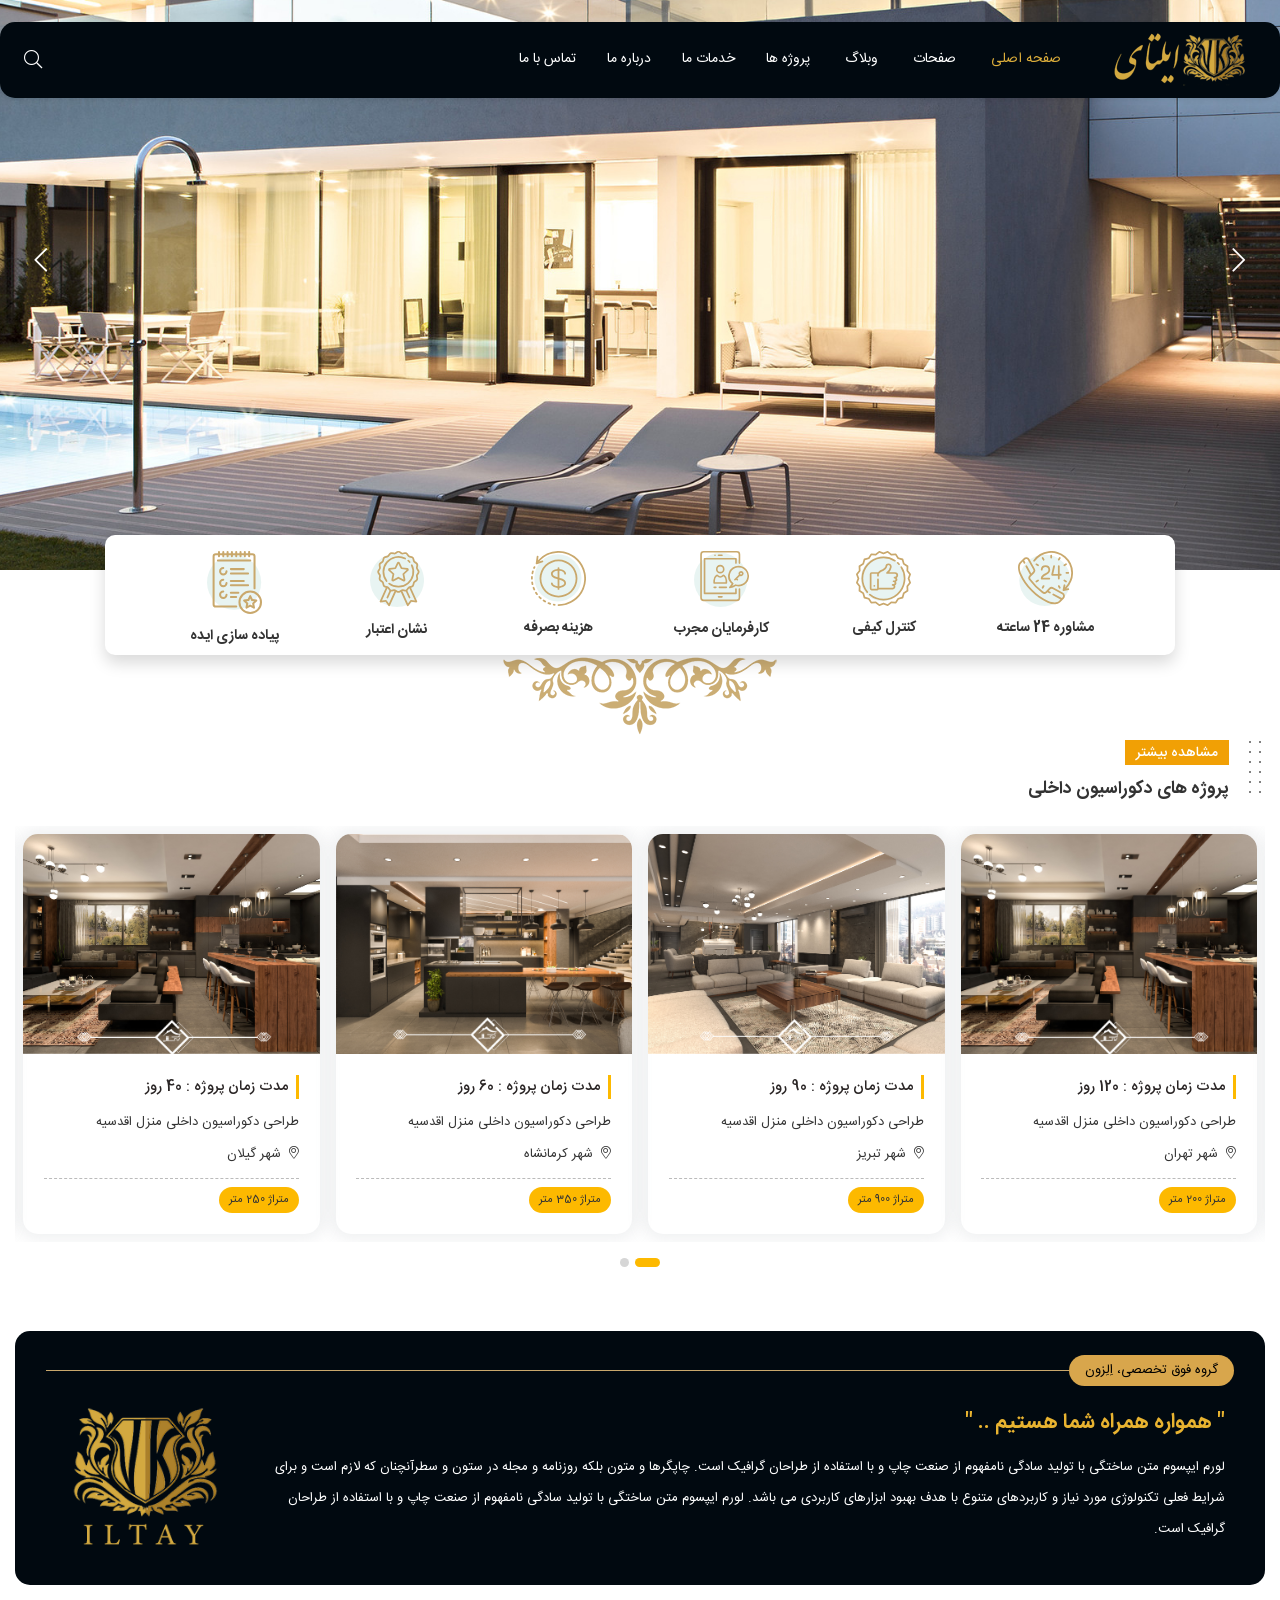
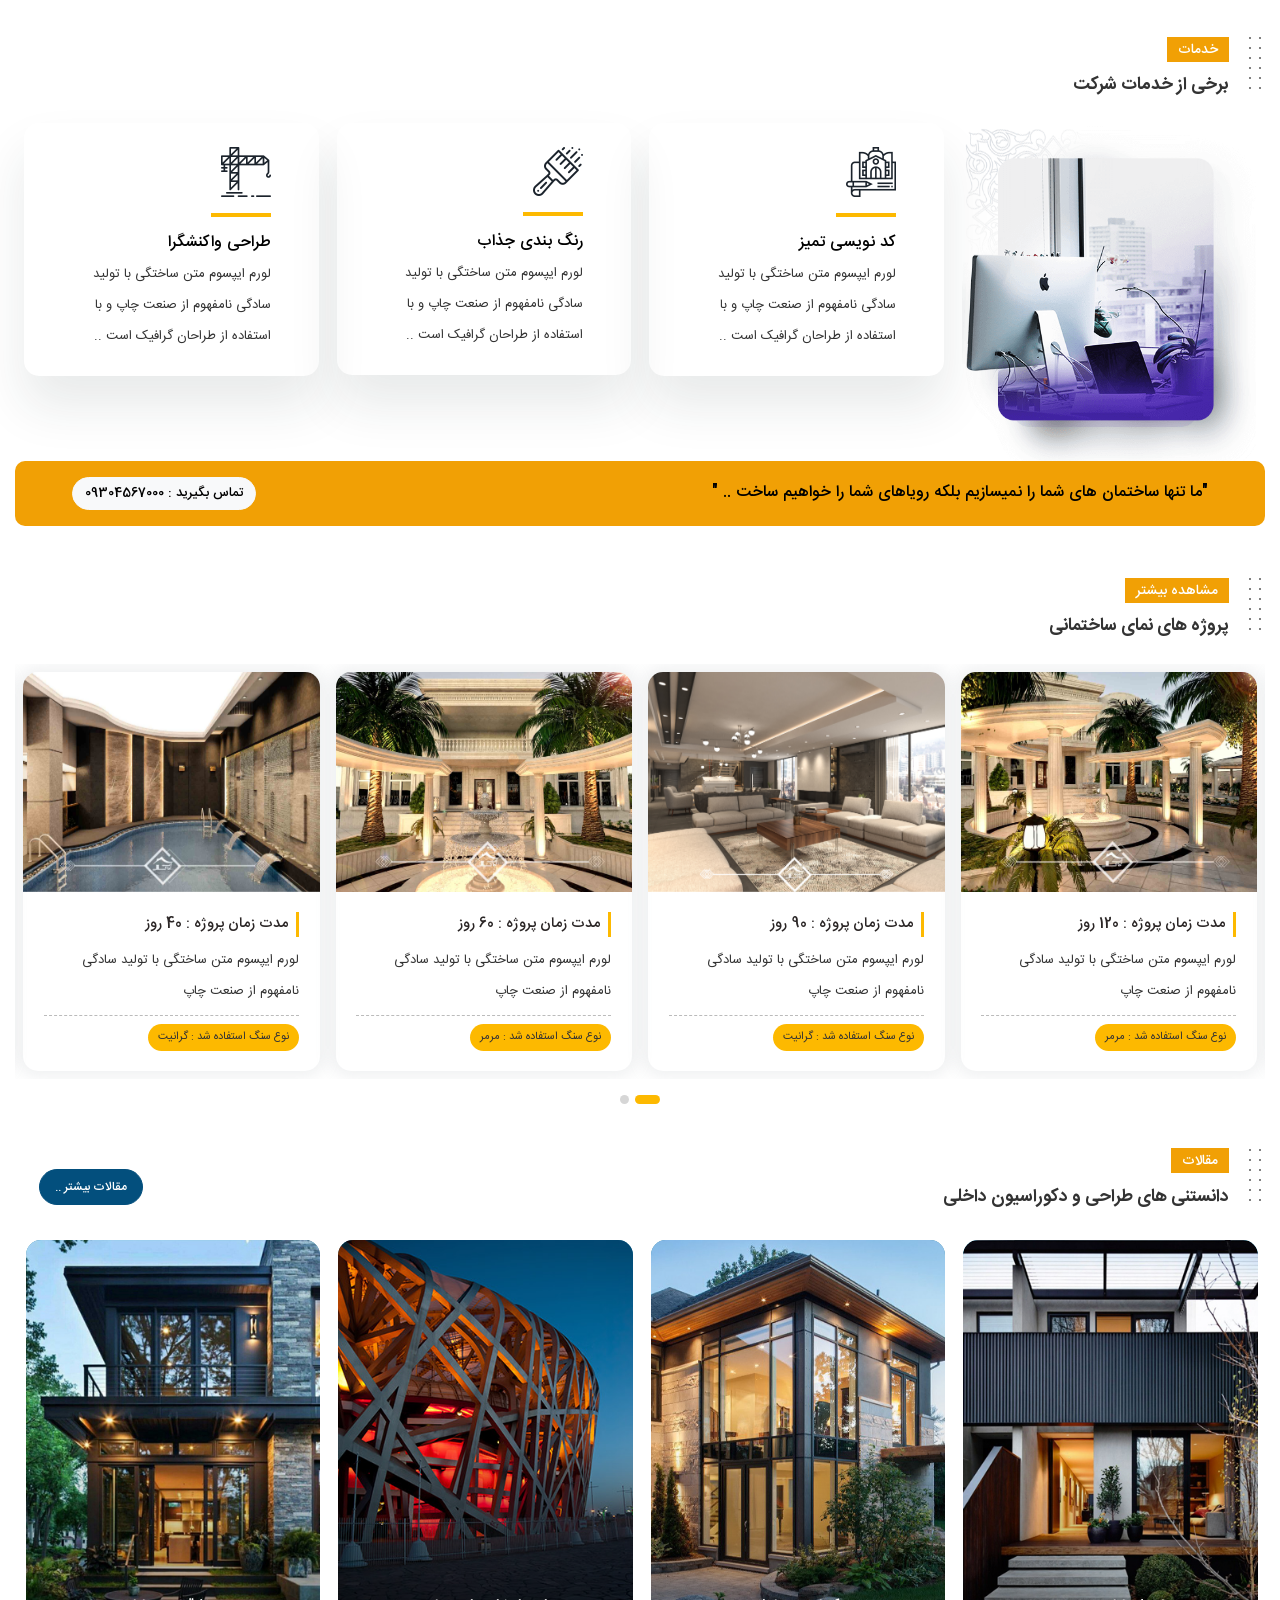
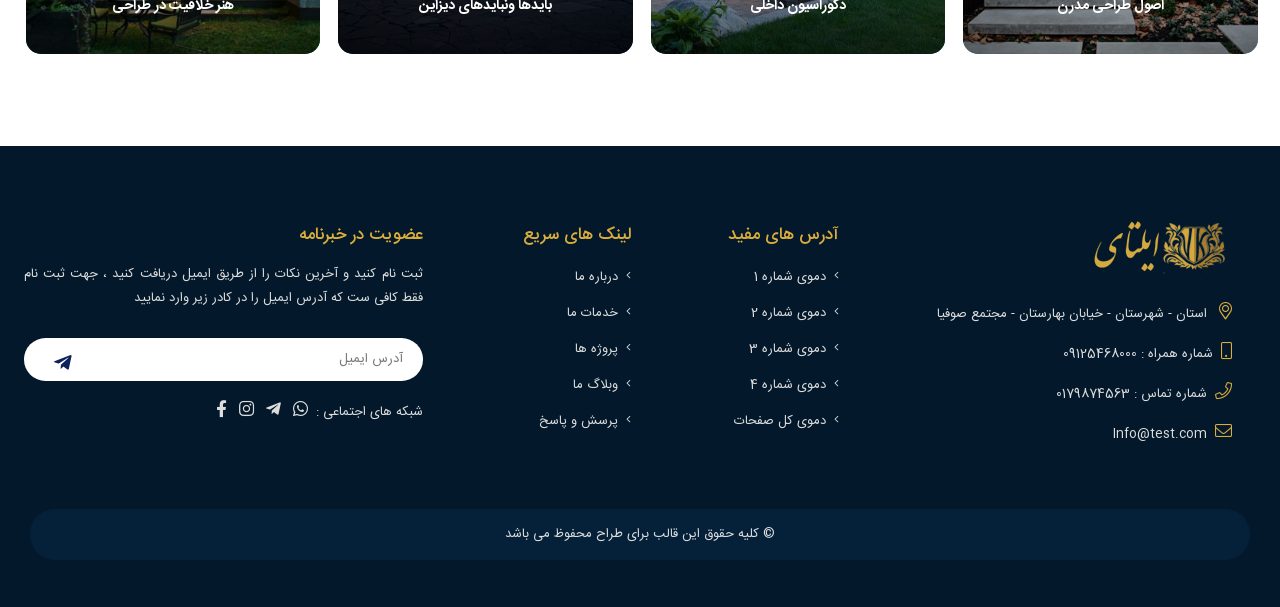
<file: Sample-HTML/index.html>
﻿<!DOCTYPE html>
<html>
<head>
    <title></title>
    <meta charset="UTF-8">
    <meta http-equiv="X-UA-Compatible" content="IE=edge">
    <meta name="viewport" content="width=device-width, initial-scale=1.0 , maximum-scale=1">

    <link href="Css/Main.css" rel="stylesheet" />
    <link href="Css/Style.css" rel="stylesheet" />
    <link href="Css/Menu.css" rel="stylesheet" />
    <link href="Css/owl.carousel.min.css" rel="stylesheet" />
    <link href="Css/owl.theme.min.css" rel="stylesheet" />
    <link href="Css/hoverimg.css" rel="stylesheet" />
</head>
<body>
    <div class="main_wrap">
        <div class="of-site-mask"></div>

        <div class="off-canvas-wrap ">
            <div class="close-off-canvas-wrap">
                <a href="#" id="of-close-off-canvas">
                    <i class="fal fa-times"></i>
                </a>
            </div>
            <div class="off-canvas-inner">
                <div id="of-mobile-nav" class="mobile-menu-wrap">
                    <ul class="mobile-menu">

                        <li>
                            <a href="#">آدرس های مفید<i class="explain-menu fal fa-angle-left"></i></a>
                            <ul class="sub-menu">
                                <li><a href="Index_demo1.html">دموی اصلی 1</a></li>
                                <li><a href="Index_demo2.html">دموی اصلی 2</a></li>
                                <li><a href="Index_demo3.html">دموی اصلی 3</a></li>
                                <li><a href="Index_demo4.html">دموی اصلی 4</a></li>
                            </ul>
                        </li>
                        <li>
                            <a href="#">درباره ما<i class="explain-menu fal fa-angle-left"></i></a>
                            <ul class="sub-menu">
                                <li><a href="Aboutus1.html">درباره ما 1</a></li>
                                <li><a href="Aboutus2.html">درباره ما 2</a></li>
                            </ul>
                        </li>
                        <li>
                            <a href="#">ارتباط با ما<i class="explain-menu fal fa-angle-left"></i></a>
                            <ul class="sub-menu">
                                <li><a href="Contactus1.html">ارتباط ما 1</a></li>
                                <li><a href="Contactus2.html">ارتباط ما 2</a></li>
                            </ul>
                        </li>
                        <li>
                            <a href="#">پرسش و پاسخ<i class="explain-menu fal fa-angle-left"></i></a>
                            <ul class="sub-menu">
                                <li><a href="Faq1.html">پرسش و پاسخ 1</a></li>
                                <li><a href="Faq2.html">پرسش و پاسخ 2</a></li>
                            </ul>
                        </li>
                        <li>
                            <a href="#">تیم ما<i class="explain-menu fal fa-angle-left"></i></a>
                            <ul class="sub-menu">
                                <li><a href="Ourteam.html">اعضای تیم</a></li>
                                <li><a href="Ourteam_details.html">جزئیات تیم</a></li>
                            </ul>
                        </li>
                        <li>
                            <a href="#">خدمات ما<i class="explain-menu fal fa-angle-left"></i></a>
                            <ul class="sub-menu">
                                <li><a href="Service1.html">خدمات ما 1 </a></li>
                                <li><a href="Service2.html">خدمات ما 2</a></li>
                            </ul>
                        </li>
                        <li>
                            <a href="#">وبلاگ<i class="explain-menu fal fa-angle-left"></i></a>
                            <ul class="sub-menu">
                                <li><a href="blog_grid.html">وبلاگ جدولی </a></li>
                                <li><a href="blog_list.html">وبلاگ لیستی</a></li>
                                <li><a href="blog_destails.html">جزئیات وبلاگ</a></li>
                            </ul>
                        </li>
                        <li>
                            <a href="#">پروژه ها<i class="explain-menu fal fa-angle-left"></i></a>
                            <ul class="sub-menu">
                                <li><a href="Portfoilo1.html">نمونه پروژه 1 </a></li>
                                <li><a href="Portfoilo2.html">نمونه پروژه 2 </a></li>
                                <li><a href="Portfoilo3.html">نمونه پروژه 3 </a></li>
                                <li><a href="Portfoilo_details.html">جزئیات پروژه</a></li>
                            </ul>
                        </li>
                        <li><a href="404.html">صفحه 404</a></li>
                        <li><a href="Login.html">صفحه ورود عضویت</a></li>
                        <li><a href="Blank_page.html">صفحه خالی</a></li>

                    </ul>
                </div>
            </div>
        </div>

        <header class="main_header wide_header">
            <div class="header_container">

                <div class="menu_wrapper menu_sticky">
                    <div class="container p_relative bg-cudark radius15 py-2 shadow-sm mobnav">
                        <div id="navigation" class="of-drop-down of-main-menu" role="navigation">
                            <ul class="menu">
                                <li class="ml-3">
                                    <a href="#" class="current">
                                        <img src="Img/Logo.png" />
                                    </a>
                                </li>

                                <li class="has_sub ">
                                    <a href="#" class="currentlnklight">صفحه اصلی</a>
                                    <div class="second">
                                        <div class="inner">
                                            <ul>
                                                <li><a href="Index_demo1.html">صفحه اصلی دمو 1</a></li>
                                                <li><a href="Index_demo2.html">صفحه اصلی دمو 2</a></li>
                                                <li><a href="Index_demo3.html">صفحه اصلی دمو 3</a></li>
                                                <li><a href="Index_demo4.html">صفحه اصلی دمو 4</a></li>
                                            </ul>
                                        </div>
                                    </div>
                                </li>

                                <li class="has_sub narrow">
                                    <a href="#">صفحات</a>

                                    <div class="second">
                                        <div class="inner">
                                            <ul>
                                                <li class="sub">
                                                    <a href="#" class=""><i class="q_menu_arrow fal fa-angle-left"></i>درباره ما</a>
                                                    <ul>
                                                        <li><a href="Aboutus1.html">درباره ما 1</a></li>
                                                        <li><a href="Aboutus2.html">درباره ما 2</a></li>
                                                    </ul>
                                                </li>
                                                <li class="sub">
                                                    <a href="#" class=""><i class="q_menu_arrow fal fa-angle-left"></i>ارتباط با ما</a>
                                                    <ul>
                                                        <li><a href="Contactus1.html">ارتباط با ما 1</a></li>
                                                        <li><a href="Contactus2.html" >ارتباط با ما 2</a></li>
                                                    </ul>
                                                </li>
                                                <li class="sub">
                                                    <a href="#" class=""><i class="q_menu_arrow fal fa-angle-left"></i>پرسش و پاسخ </a>
                                                    <ul>
                                                        <li><a href="Faq1.html">پرسش و پاسخ 1</a></li>
                                                        <li><a href="Faq2.html">پرسش و پاسخ 2</a></li>
                                                    </ul>
                                                </li>

                                                <li class="sub">
                                                    <a href="#" class=""><i class="q_menu_arrow fal fa-angle-left"></i>تیم ما</a>
                                                    <ul>
                                                        <li><a href="Ourteam.html">اعضای تیم</a></li>
                                                        <li><a href="Ourteam_details.html">جزئیات تیم ما</a></li>
                                                    </ul>
                                                </li>
                                                <li class="sub">
                                                    <a href="#" class=""><i class="q_menu_arrow fal fa-angle-left"></i>خدمات ما</a>
                                                    <ul>
                                                        <li><a href="Service1.html">خدمات ما 1</a></li>
                                                        <li><a href="Service2.html">خدمات ما 2</a></li>
                                                    </ul>
                                                </li>

                                                <li><a href="404.html">صفحه 404</a></li>
                                                <li><a href="Login.html">صفحه ورود عضویت</a></li>
                                                <li><a href="Blank_page.html">صفحه خالی</a></li>
                                            </ul>
                                        </div>
                                    </div>
                                </li>



                                <li class="has_sub ">
                                    <a href="#">وبلاگ</a>
                                    <div class="second">
                                        <div class="inner">
                                            <ul>
                                                <li>
                                                    <a href="blog_list.html" >وبلاگ لیستی</a>
                                                </li>
                                                <li>
                                                    <a href="blog_grid.html">وبلاگ جدولی</a>
                                                </li>

                                                <li>
                                                    <a href="blog_destails.html">جزئیات وبلاگ</a>
                                                </li>

                                            </ul>
                                        </div>
                                    </div>
                                </li>

                                <li class="has_sub narrow">
                                    <a href="#">پروژه ها</a>

                                    <div class="second">
                                        <div class="inner">
                                            <ul>

                                                <li><a href="Portfoilo1.html">نمونه پروژه 1</a></li>
                                                <li><a href="Portfoilo2.html">نمونه پروژه 2</a></li>
                                                <li><a href="Portfoilo3.html">نمونه پروژه 3</a></li>
                                                <li><a href="Portfoilo_details.html">جزئیات پروژه</a></li>
                                            </ul>
                                        </div>
                                    </div>
                                </li>

                                <li><a href="Service2.html">خدمات ما</a></li>
                                <li><a href="Aboutus2.html">درباره ما</a></li>
                                <li><a href="Contactus2.html">تماس با ما</a></li>

                            </ul>
                        </div>
                        <div class="m_search align-self-center pt-md-1 pt-2"><i class="fal fa-search"></i></div>
                        <div class="is-show mobile-nav-button">
                            <img src="Img/Logo.png" />
                            <a id="of-trigger" class="icon-wrap pr-3 pt-2" href="#"> <i class="fal fa-bars"></i></a>
                        </div>
                        <form class="search_wrap mt-lg-0" id="ajax-form-search" method="get" action="">

                            <input type="text" id="search-form-text" class="search-field" value="" name="s" placeholder="کلید واژه مورد نظر ...">
                            <button><i class="fal fa-search"></i></button>

                            <input type="hidden" name="post_type" value="product">
                            <div id="ajax-search-result"></div>
                        </form>
                    </div>
                </div>
            </div>
        </header>

        <div class="clearfix"></div>

        <div id="owl-mainslider" class="owl-carousel owl-theme text-center" style="z-index:5">
            <div class="item">
                <img src="Img/slide9.jpg" class="img-fluid" />
            </div>
            <div class="item">
                <img src="Img/slide8.jpg" class="img-fluid" />
            </div>
        </div>

        <div class="container verify" style="margin-top:-45px;z-index:100;position:relative;max-width:1100px;justify-content:center">
            <div class="row  bg-white  px-5 pt-3 shadow radius10 IRANSans_Bold text-center">
                <div class="col-xl-2 col-md-4 col-6 mb-lg-1 mb-3">
                    <img src="Img/icons/support-benefit-icon.svg" class="mb-2" />
                    <h2>مشاوره 24 ساعته</h2>
                </div>
                <div class="col-xl-2 col-md-4 col-6 mb-lg-1 mb-3">
                    <img src="Img/icons/quality-benefit-icon.svg" class="mb-2" />
                    <h2>کنترل کیفی</h2>
                </div>
                <div class="col-xl-2 col-md-4 col-6 mb-lg-1 mb-3">
                    <img src="Img/icons/credit-benefit-icon.svg" class="mb-2" />
                    <h2>کارفرمایان مجرب</h2>
                </div>

                <div class="col-xl-2 col-md-4 col-6 mb-lg-1 mb-3">
                    <img src="Img/icons/guarantee-benefit-icon.svg" class="mb-2" />
                    <h2>هزینه بصرفه</h2>
                </div>
                <div class="col-xl-2 col-md-4 col-6 mb-lg-1 mb-3">
                    <img src="Img/icons/train-benefit-icon.svg" class="mb-2" />
                    <h2>نشان اعتبار</h2>
                </div>
                <div class="col-xl-2 col-md-4 col-6 mb-lg-1 mb-3">
                    <img src="Img/icons/certificate-benefit-icon.svg" class="mb-2" />
                    <h2>پیاده سازی ایده</h2>
                </div>
            </div>
        </div>

        <div class="container eslimipic">
            <div class="row">
                <div class="col-lg-12 text-center">
                    <img src="Img/456.png" class="justify-content-center" />
                </div>
            </div>
        </div>

        <section class="container blog-grid p_relative">

            <div class="d-flex flex-row mb-3">
                <div class="Dottedstocol ml-3"></div>
                <div class="singletitle">
                    <a href="#"><span>مشاهده بیشتر</span></a>
                    <h1 class="testt text-right">پروژه های دکوراسیون داخلی</h1>
                </div>
            </div>
            <div id="" class="owl-carousel owl-theme owl-decoproject text-right " style="z-index:0!important">

                <div class="m-2 blog_style ">
                    <a href="Portfoilo_details.html"><img class="card-img-top" src="Img/1.jpg" alt="Card image"></a>
                    <div class="card-body">
                        <h3 class="mb-2"><a href="Portfoilo_details.html">مدت زمان پروژه : 120 روز</a></h3>
                        <p>
                            طراحی دکوراسیون داخلی منزل اقدسیه
                        </p>
                        <span><i class="fal fa-map-marker-alt ml-2"></i>شهر تهران</span>
                        <div class="d-flex flex-row justify-content-between mt-2 pt-2 metraj">
                            <span>متراژ 200 متر</span>
                        </div>
                    </div>
                </div>
                <div class="m-2 blog_style">
                    <a href="Portfoilo_details.html"><img class="card-img-top" src="Img/2.jpg" alt="Card image"></a>
                    <div class="card-body">
                        <h3 class="mb-2"><a href="Portfoilo_details.html">مدت زمان پروژه : 90 روز</a></h3>
                        <p>
                            طراحی دکوراسیون داخلی منزل اقدسیه
                        </p>
                        <span><i class="fal fa-map-marker-alt ml-2"></i>شهر تبریز</span>
                        <div class="d-flex flex-row justify-content-between mt-2 pt-2 metraj">
                            <span>متراژ 900 متر</span>
                        </div>
                    </div>
                </div>
                <div class="m-2 blog_style">
                    <a href="Portfoilo_details.html"><img class="card-img-top" src="Img/4.jpg" alt="Card image"></a>
                    <div class="card-body">
                        <h3 class="mb-2"><a href="Portfoilo_details.html">مدت زمان پروژه : 60 روز</a></h3>
                        <p>
                            طراحی دکوراسیون داخلی منزل اقدسیه
                        </p>
                        <span><i class="fal fa-map-marker-alt ml-2"></i>شهر کرمانشاه</span>
                        <div class="d-flex flex-row justify-content-between mt-2 pt-2 metraj">
                            <span>متراژ 350 متر</span>
                        </div>
                    </div>
                </div>
                <div class="m-2 blog_style">
                    <a href="Portfoilo_details.html"><img class="card-img-top" src="Img/1.jpg" alt="Card image"></a>
                    <div class="card-body">
                        <h3 class="mb-2"><a href="Portfoilo_details.html">مدت زمان پروژه : 40 روز</a></h3>
                        <p>
                            طراحی دکوراسیون داخلی منزل اقدسیه
                        </p>
                        <span><i class="fal fa-map-marker-alt ml-2"></i>شهر گیلان</span>
                        <div class="d-flex flex-row justify-content-between mt-2 pt-2 metraj">
                            <span>متراژ 250 متر</span>
                        </div>
                    </div>
                </div>
                <div class="m-2 blog_style">
                    <a href="Portfoilo_details.html"><img class="card-img-top" src="Img/2.jpg" alt="Card image"></a>
                    <div class="card-body">
                        <h3 class="mb-2"><a href="Portfoilo_details.html">مدت زمان پروژه : 80 روز</a></h3>
                        <p>
                            طراحی دکوراسیون داخلی منزل اقدسیه
                        </p>
                        <span><i class="fal fa-map-marker-alt ml-2"></i>شهر اصفهان</span>
                        <div class="d-flex flex-row justify-content-between mt-2 pt-2 metraj">
                            <span>متراژ 480 متر</span>
                        </div>
                    </div>
                </div>

            </div>
        </section>

        <section class="container mt-5">

            <section class="container bg-cudark text-white radius15 text-lg-right text-center my-5">
                <div class="row py-4 px-3 ">
                    <div class="mb-3 d-flex align-items-center w-100">
                        <div class="gold radius25 px-3">گروه فوق تخصصی، اِلِزون </div>
                        <div class="border-top flex-grow-1 ms-2 border-gold"></div>
                    </div>
                    <div class="col-lg-10  order-lg-0 order-1">
                        <h3 class="IRANSans_Bold text-bro mb-2">" همواره همراه شما هستیم .. "</h3>
                        <p class="mb-3">
                            لورم ایپسوم متن ساختگی با تولید سادگی نامفهوم از صنعت چاپ و با استفاده از طراحان گرافیک است. چاپگرها و متون بلکه روزنامه و مجله در ستون و سطرآنچنان که لازم است و برای شرایط فعلی تکنولوژی مورد نیاز و کاربردهای متنوع با هدف بهبود ابزارهای کاربردی می باشد. لورم ایپسوم متن ساختگی با تولید سادگی نامفهوم از صنعت چاپ و با استفاده از طراحان گرافیک است.
                        </p>
                    </div>
                    <div class="col-lg-2 text-lg-left order-lg-1 order-0">
                        <img src="Img/logomiddle.png" class="py-lg-0 p-3" />
                    </div>
                </div>
            </section>

        </section>

        <div class="container  mt-5">
            <div class="d-flex flex-row mb-3">
                <div class="Dottedstocol ml-3"></div>
                <div class="singletitle">
                    <a href="#"><span>خدمات</span></a>
                    <h1 class="testt text-right">برخی از خدمات شرکت</h1>
                </div>
            </div>
            <div class="row Service">
                <div class="col-lg-3 col-md-6 d-lg-block d-none ">
                    <img src="Img/service.png" />
                </div>
                <div class="col-lg-3 col-md-6 ">
                    <div class="d-flex  flex-column sbox py-4 px-5 mb-4 radius15">
                        <div class="mb-3">
                            <img src="Img/icons/icon10.png" />
                        </div>
                        <div class="line_bottom"></div>
                        <div>
                            <h2 class="IRANSans_Medium">کد نویسی تمیز</h2>
                            <p>لورم ایپسوم متن ساختگی با تولید سادگی نامفهوم از صنعت چاپ و با استفاده از طراحان گرافیک است ..</p>
                        </div>
                    </div>

                </div>
                <div class="col-lg-3 col-md-6 ">
                    <div class="d-flex flex-column sbox py-4 px-5 mb-4 radius15">
                        <div class="mb-3">
                            <img src="Img/icons/icon9.png" />
                        </div>
                        <div class="line_bottom"></div>
                        <div>
                            <h2 class="IRANSans_Medium">رنگ بندی جذاب</h2>
                            <p>لورم ایپسوم متن ساختگی با تولید سادگی نامفهوم از صنعت چاپ و با استفاده از طراحان گرافیک است ..</p>
                        </div>
                    </div>

                </div>
                <div class="col-lg-3 col-md-12">
                    <div class="d-flex flex-column sbox py-4 px-5 mb-4 radius15">
                        <div class="mb-3">
                            <img src="Img/icons/icon8.png" />
                        </div>
                        <div class="line_bottom"></div>
                        <div>
                            <h2 class="IRANSans_Medium">طراحی واکنشگرا</h2>
                            <p>لورم ایپسوم متن ساختگی با تولید سادگی نامفهوم از صنعت چاپ و با استفاده از طراحان گرافیک است ..</p>
                        </div>
                    </div>
                </div>
            </div>
        </div>

        <div class="container">
            <div class="row  bg-warning  px-5 py-3 radius10">
                <div class="col-lg-9 text-dark  text-lg-right text-center">
                    <h5 class="IRANSans_Medium">"ما تنها ساختمان های شما را نمیسازیم بلکه رویاهای شما را خواهیم ساخت .. "</h5>
                </div>
                <div class="col-lg-3 text-dark text-lg-left text-center mt-lg-0 mt-3">
                    <a class="btn btn-light radius20 text-dark IRANSans_Medium">تماس بگیرید : 09304567000</a>
                </div>
            </div>
        </div>


        <section class="container blog-grid mt-5">

            <div class="d-flex flex-row mb-3">
                <div class="Dottedstocol ml-3"></div>
                <div class="singletitle">
                    <a href="#"><span>مشاهده بیشتر</span></a>
                    <h1 class="testt text-right">پروژه های نمای ساختمانی</h1>
                </div>
            </div>
            <div id="" class="owl-carousel owl-theme owl-outproject text-right ">
                <div class="m-2 blog_style">
                    <a href="Portfoilo_details.html"><img class="card-img-top" src="Img/13.jpg" alt="Card image"></a>
                    <div class="card-body">
                        <h3 class="mb-2"><a href="Portfoilo_details.html">مدت زمان پروژه : 120 روز</a></h3>
                        <p class="mb-2">
                            لورم ایپسوم متن ساختگی با تولید سادگی نامفهوم از صنعت چاپ
                        </p>
                        <div class="d-flex flex-row justify-content-between mt-2 pt-2 metraj">
                            <span>نوع سنگ استفاده شد : مرمر</span>
                        </div>
                    </div>
                </div>
                <div class="m-2 blog_style">
                    <a href="Portfoilo_details.html"><img class="card-img-top" src="Img/2.jpg" alt="Card image"></a>
                    <div class="card-body">
                        <h3 class="mb-2"><a href="Portfoilo_details.html">مدت زمان پروژه : 90 روز</a></h3>
                        <p class="mb-2">
                            لورم ایپسوم متن ساختگی با تولید سادگی نامفهوم از صنعت چاپ
                        </p>

                        <div class="d-flex flex-row justify-content-between mt-2 pt-2 metraj">
                            <span>نوع سنگ استفاده شد : گرانیت</span>
                        </div>
                    </div>
                </div>
                <div class="m-2 blog_style">
                    <a href="Portfoilo_details.html"><img class="card-img-top" src="Img/14.jpg" alt="Card image"></a>
                    <div class="card-body">
                        <h3 class="mb-2"><a href="Portfoilo_details.html">مدت زمان پروژه : 60 روز</a></h3>
                        <p class="mb-2">
                            لورم ایپسوم متن ساختگی با تولید سادگی نامفهوم از صنعت چاپ
                        </p>

                        <div class="d-flex flex-row justify-content-between mt-2 pt-2 metraj">
                            <span>نوع سنگ استفاده شد : مرمر</span>
                        </div>
                    </div>
                </div>
                <div class="m-2 blog_style">
                    <a href="Portfoilo_details.html"><img class="card-img-top" src="Img/16.jpg" alt="Card image"></a>
                    <div class="card-body">
                        <h3 class="mb-2"><a href="Portfoilo_details.html">مدت زمان پروژه : 40 روز</a></h3>
                        <p class="mb-2">
                            لورم ایپسوم متن ساختگی با تولید سادگی نامفهوم از صنعت چاپ
                        </p>

                        <div class="d-flex flex-row justify-content-between mt-2 pt-2 metraj">
                            <span>نوع سنگ استفاده شد : گرانیت</span>
                        </div>
                    </div>
                </div>
                <div class="m-2 blog_style">
                    <a href="Portfoilo_details.html"><img class="card-img-top" src="Img/4.jpg" alt="Card image"></a>
                    <div class="card-body">
                        <h3 class="mb-2"><a href="Portfoilo_details.html">مدت زمان پروژه : 40 روز</a></h3>
                        <p class="mb-2">
                            لورم ایپسوم متن ساختگی با تولید سادگی نامفهوم از صنعت چاپ
                        </p>

                        <div class="d-flex flex-row justify-content-between mt-2 pt-2 metraj">
                            <span>نوع سنگ استفاده شد : گرانیت</span>
                        </div>
                    </div>
                </div>

            </div>
        </section>


        <section class="container spicblog mt-4">

            <div class="d-flex flex-row justify-content-between">
                <div class="d-flex flex-row mb-lg-2 mb-3">
                    <div class="Dottedstocol ml-3"></div>
                    <div class="singletitle">
                        <span>مقالات</span>
                        <h1 class="text-right">دانستنی های طراحی و دکوراسیون داخلی</h1>
                    </div>
                </div>

                <div class="pl-lg-4 pt-lg-4">
                    <a href="blog_grid.html" class="IRANSans_Medium btn btn-brow radius20">مقالات بیشتر ..</a>
                </div>
            </div>

            <div class="row mt-3">
                <div class="col-lg-3 col-sm-6">
                    <div class="d-flex flex-lg-column flex-md-row flex-column mb-3">
                        <a href="blog_destails.html" class="piec4 grid mb-lg-3">
                            <figure class="effect-sadie radius15">
                                <img src="Img/grid-img5.jpg" alt="img01" class="radius15" />
                                <figcaption>
                                    <h2 class="IRANSans_Bold">اصول طراحی مدرن</h2>
                                    <p>جهت مشاهده مطلب کلیک کنید ..</p>
                                </figcaption>
                            </figure>
                        </a>

                    </div>
                </div>
                <div class="col-lg-3 col-sm-6">
                    <div class="d-flex flex-lg-column flex-md-row flex-column mb-3">
                        <a href="blog_destails.html" class="piec4 grid mb-lg-3">
                            <figure class="effect-sadie  radius15">
                                <img src="Img/grid-img3.jpg" alt="img01" />
                                <figcaption>
                                    <h2 class="IRANSans_Bold">دکوراسیون داخلی</h2>
                                    <p>جهت مشاهده مطلب کلیک کنید ..</p>
                                </figcaption>
                            </figure>
                        </a>

                    </div>
                </div>
                <div class="col-lg-3 col-sm-6">
                    <div class="d-flex flex-lg-column flex-md-row flex-column mb-3">
                        <a href="blog_destails.html" class="piec4 grid mb-lg-3">
                            <figure class="effect-sadie  radius15">
                                <img src="Img/grid-img.jpg" alt="img01" />
                                <figcaption>
                                    <h2 class="IRANSans_Bold">بایدها ونبایدهای دیزاین</h2>
                                    <p>جهت مشاهده مطلب کلیک کنید ..</p>
                                </figcaption>
                            </figure>
                        </a>

                    </div>
                </div>
                <div class="col-lg-3 col-sm-6">
                    <div class="d-flex flex-lg-column flex-md-row flex-column mb-3">
                        <a href="blog_destails.html" class="piec4 grid mb-lg-3">
                            <figure class="effect-sadie radius15">
                                <img src="Img/grid-img4.jpg" alt="img01" />
                                <figcaption>
                                    <h2 class="IRANSans_Bold">هنر خلاقیت در طراحی</h2>
                                    <p>جهت مشاهده مطلب کلیک کنید ..</p>
                                </figcaption>
                            </figure>
                        </a>

                    </div>
                </div>
            </div>
        </section>

        <footer class="mt-5 pt-5 pb-2">
            <div class="container py-4">
                <div class="row">
                    <div class="col-xl-4 col-md-6 mb-3">
                        <div class="pr-xl-4 mb-2 text-right address">
                            <img src="Img/Logo.png" class="img-fluid mb-4" />

                            <p class="mb-3"><i class="fal fa-map-marker-alt ml-2"></i> استان - شهرستان - خیابان بهارستان - مجتمع صوفیا </p>
                            <p class="mb-3"><i class="fal fa-mobile ml-2"></i>شماره همراه : 09125468000</p>
                            <p class="mb-3"><i class="fal fa-phone ml-2"></i>شماره تماس : 0179874563</p>
                            <p class="mb-3"><i class="fal fa-envelope ml-2"></i>Info@test.com</p>
                        </div>
                    </div>
                    <div class="col-xl-2 col-md-6 mb-3">
                        <h3>آدرس های مفید</h3>
                        <ul>

                            <li>
                                <a href="Index_demo1.html"><i class="fal fa-angle-left ml-2"></i>دموی شماره 1</a>
                            </li>
                            <li>
                                <a href="Index_demo2.html"><i class="fal fa-angle-left ml-2"></i>دموی شماره 2</a>
                            </li>
                            <li>
                                <a href="Index_demo3.html"><i class="fal fa-angle-left ml-2"></i>دموی شماره 3</a>
                            </li>
                            <li>
                                <a href="Index_demo4.html" ><i class="fal fa-angle-left ml-2"></i>دموی شماره 4</a>
                            </li>
                            <li>
                                <a href="Demo.html" ><i class="fal fa-angle-left ml-2"></i>دموی کل صفحات</a>
                            </li>
                        </ul>
                    </div>
                    <div class="col-xl-2 col-md-6 mb-3">
                        <h3>لینک های سریع </h3>
                        <ul>
                            <li>
                                <a href="Aboutus2.html"><i class="fal fa-angle-left ml-2"></i>درباره ما</a>
                            </li>

                            <li>
                                <a href="Service1.html" ><i class="fal fa-angle-left ml-2"></i>خدمات ما</a>
                            </li>
                            <li>
                                <a href="Portfoilo1.html" ><i class="fal fa-angle-left ml-2"></i>پروژه ها</a>
                            </li>

                            <li>
                                <a href="blog_grid.html"><i class="fal fa-angle-left ml-2"></i>وبلاگ ما</a>
                            </li>
                            <li>
                                <a href="Faq2.html"><i class="fal fa-angle-left ml-2"></i>پرسش و پاسخ</a>
                            </li>
                        </ul>

                    </div>

                    <div class="col-xl-4 col-md-6 mb-3">
                        <h3>عضویت در خبرنامه</h3>
                        <p> ثبت نام کنید و آخرین نکات را از طریق ایمیل دریافت کنید ، جهت ثبت نام فقط کافی ست که آدرس ایمیل را در کادر زیر وارد نمایید</p>
                        <form class="newsletter p_relative mt-3">
                            <input type="text" placeholder="آدرس ایمیل">
                            <button class="submit_btn" type="submit"><i class="fab fa-telegram-plane"></i></button>
                        </form>
                        <ul class="fo_social mt-3 float-right">
                            <li class="round-btn btn-whatsapp">
                                <span>شبکه های اجتماعی :</span>

                            </li>
                            <li class="round-btn btn-whatsapp">
                                <a href="#"><i class="fab fa-whatsapp m-1 fa-2x" aria-hidden="true"></i></a>

                            </li>
                            <li class="round-btn btn-telegram">
                                <a href="#"><i class="fab fa-telegram-plane  m-1 fa-2x" aria-hidden="true"></i></a>
                            </li>
                            <li class="round-btn btn-instagram">
                                <a href="#"><i class="fab fa-instagram m-1 fa-2x" aria-hidden="true"></i></a>
                            </li>
                            <li class="round-btn btn-facebook">
                                <a href="#"><i class="fab fa-facebook-f m-1 fa-2x"></i></a>
                            </li>
                        </ul>
                    </div>
                </div>

                <div class="row pt-3">
                    <div class="container-fluid">
                        <div class="copyright">© کلیه حقوق این قالب برای طراح محفوظ می باشد </div>
                    </div>
                </div>
            </div>
        </footer>

    </div>

    <script src="Js/jquery.min.js"></script>
    <script src="Js/bootstrap.min.js"></script>
    <script src="Js/owl.carousel.js"></script>
    <script src="Js/Custom.js"></script>
    <script src="Js/Menu.js"></script>
</body>
</html>
</file>
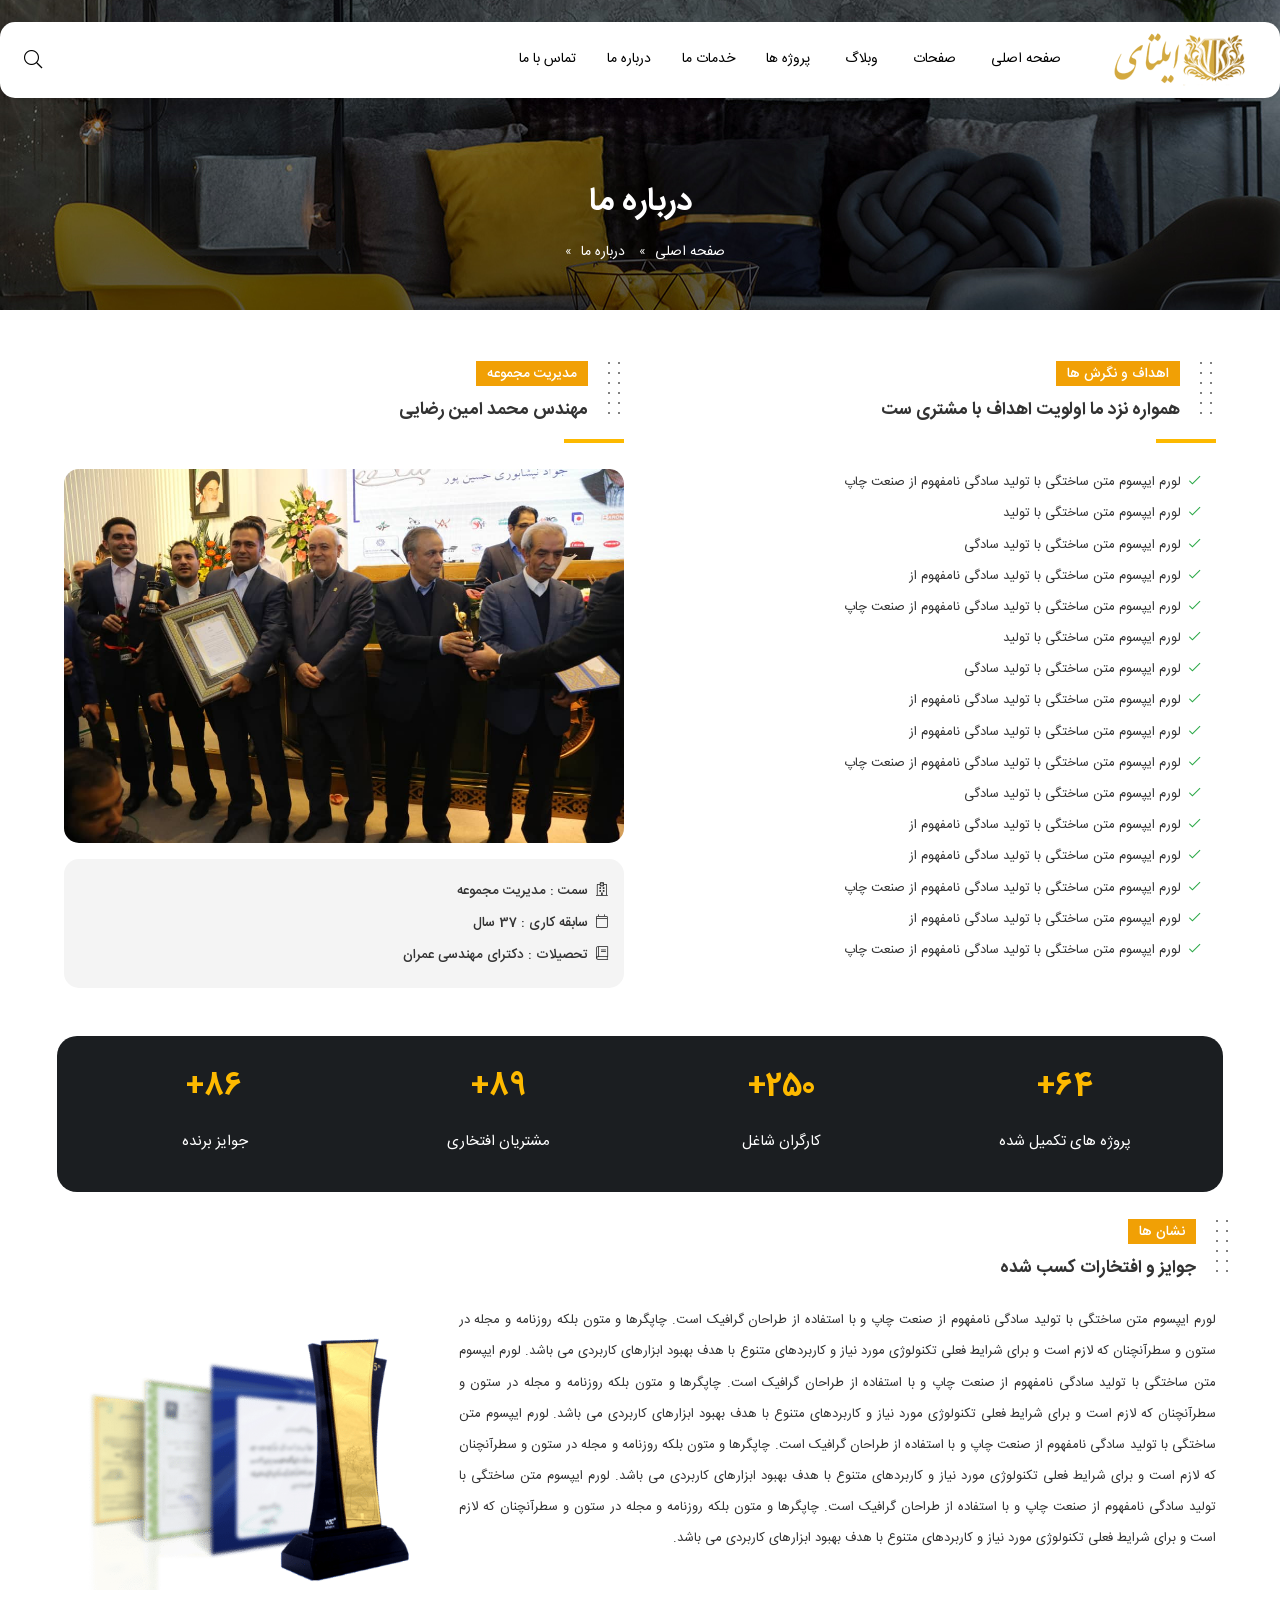
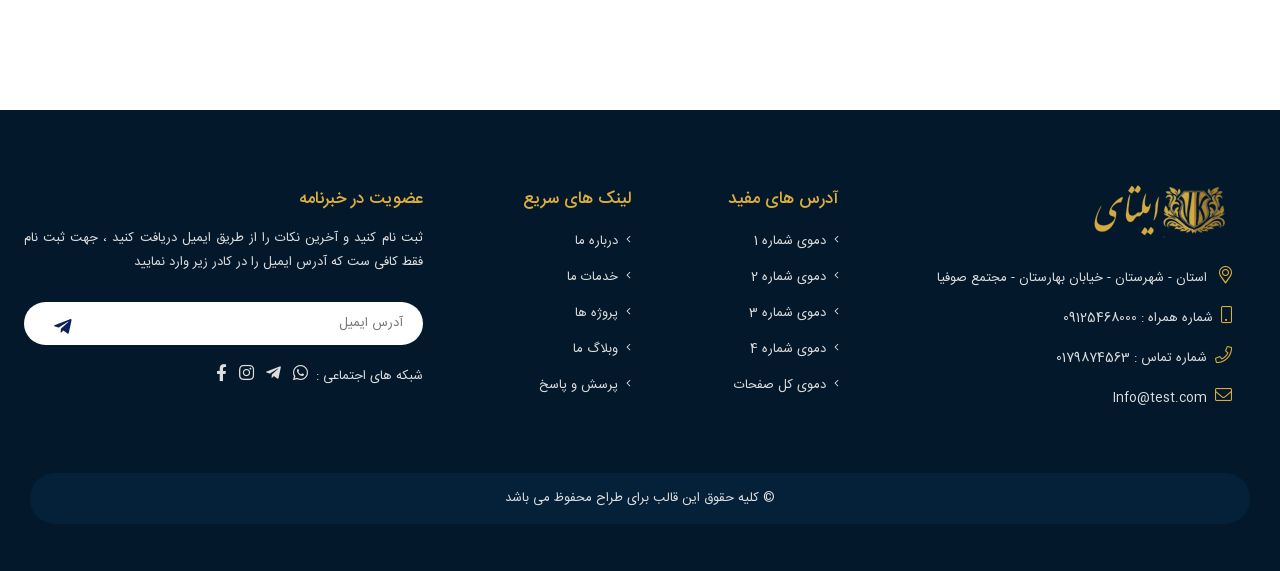
<file: Sample-HTML/Aboutus2.html>
﻿<!DOCTYPE html>
<html>
<head>
    <title></title>
    <meta charset="UTF-8">
    <meta http-equiv="X-UA-Compatible" content="IE=edge">
    <meta name="viewport" content="width=device-width, initial-scale=1.0 , maximum-scale=1">

    <link href="Css/Main.css" rel="stylesheet" />
    <link href="Css/Style.css" rel="stylesheet" />
    <link href="Css/Menu-demo4.css" rel="stylesheet" />
</head>
<body>
    <div class="main_wrap">
        <div class="of-site-mask"></div>

        <div class="off-canvas-wrap ">
            <div class="close-off-canvas-wrap">
                <a href="#" id="of-close-off-canvas">
                    <i class="fal fa-times"></i>
                </a>
            </div>
            <div class="off-canvas-inner">
                <div id="of-mobile-nav" class="mobile-menu-wrap">
                    <ul class="mobile-menu">

                        <li>
                            <a href="#">آدرس های مفید<i class="explain-menu fal fa-angle-left"></i></a>
                            <ul class="sub-menu">
                                <li><a href="Index_demo1.html">دموی اصلی 1</a></li>
                                <li><a href="Index_demo2.html">دموی اصلی 2</a></li>
                                <li><a href="Index_demo3.html">دموی اصلی 3</a></li>
                                <li><a href="Index_demo4.html">دموی اصلی 4</a></li>
                            </ul>
                        </li>
                        <li>
                            <a href="#">درباره ما<i class="explain-menu fal fa-angle-left"></i></a>
                            <ul class="sub-menu">
                                <li><a href="Aboutus1.html">درباره ما 1</a></li>
                                <li><a href="Aboutus2.html">درباره ما 2</a></li>
                            </ul>
                        </li>
                        <li>
                            <a href="#">ارتباط با ما<i class="explain-menu fal fa-angle-left"></i></a>
                            <ul class="sub-menu">
                                <li><a href="Contactus1.html">ارتباط ما 1</a></li>
                                <li><a href="Contactus2.html">ارتباط ما 2</a></li>
                            </ul>
                        </li>
                        <li>
                            <a href="#">پرسش و پاسخ<i class="explain-menu fal fa-angle-left"></i></a>
                            <ul class="sub-menu">
                                <li><a href="Faq1.html">پرسش و پاسخ 1</a></li>
                                <li><a href="Faq2.html">پرسش و پاسخ 2</a></li>
                            </ul>
                        </li>
                        <li>
                            <a href="#">تیم ما<i class="explain-menu fal fa-angle-left"></i></a>
                            <ul class="sub-menu">
                                <li><a href="Ourteam.html">اعضای تیم</a></li>
                                <li><a href="Ourteam_details.html">جزئیات تیم</a></li>
                            </ul>
                        </li>
                        <li>
                            <a href="#">خدمات ما<i class="explain-menu fal fa-angle-left"></i></a>
                            <ul class="sub-menu">
                                <li><a href="Service1.html">خدمات ما 1 </a></li>
                                <li><a href="Service2.html">خدمات ما 2</a></li>
                            </ul>
                        </li>
                        <li>
                            <a href="#">وبلاگ<i class="explain-menu fal fa-angle-left"></i></a>
                            <ul class="sub-menu">
                                <li><a href="blog_grid.html">وبلاگ جدولی </a></li>
                                <li><a href="blog_list.html">وبلاگ لیستی</a></li>
                                <li><a href="blog_destails.html">جزئیات وبلاگ</a></li>
                            </ul>
                        </li>
                        <li>
                            <a href="#">پروژه ها<i class="explain-menu fal fa-angle-left"></i></a>
                            <ul class="sub-menu">
                                <li><a href="Portfoilo1.html">نمونه پروژه 1 </a></li>
                                <li><a href="Portfoilo2.html">نمونه پروژه 2 </a></li>
                                <li><a href="Portfoilo3.html">نمونه پروژه 3 </a></li>
                                <li><a href="Portfoilo_details.html">جزئیات پروژه</a></li>
                            </ul>
                        </li>
                        <li><a href="404.html">صفحه 404</a></li>
                        <li><a href="Login.html">صفحه ورود عضویت</a></li>
                        <li><a href="Blank_page.html">صفحه خالی</a></li>

                    </ul>
                </div>
            </div>
        </div>

        <header class="main_header wide_header">
            <div class="header_container">

                <div class="menu_wrapper menu_sticky">
                    <div class="container p_relative bg-white radius15 py-2 shadow-sm mobnav">
                        <div id="navigation" class="of-drop-down of-main-menu" role="navigation">
                            <ul class="menu">
                                <li class="ml-3">
                                    <a href="#" class="current">
                                        <img src="Img/Logo.png" />
                                    </a>
                                </li>

                                <li class="has_sub ">
                                    <a href="#">صفحه اصلی</a>
                                    <div class="second">
                                        <div class="inner">
                                            <ul>
                                                <li><a href="Index_demo1.html" >صفحه اصلی دمو 1</a></li>
                                                <li><a href="Index_demo2.html">صفحه اصلی دمو 2</a></li>
                                                <li><a href="Index_demo3.html">صفحه اصلی دمو 3</a></li>
                                                <li><a href="Index_demo4.html">صفحه اصلی دمو 4</a></li>
                                            </ul>
                                        </div>
                                    </div>
                                </li>

                                <li class="has_sub narrow">
                                    <a href="#">صفحات</a>

                                    <div class="second">
                                        <div class="inner">
                                            <ul>
                                                <li class="sub">
                                                    <a href="#" class=""><i class="q_menu_arrow fal fa-angle-left"></i>درباره ما</a>
                                                    <ul>
                                                        <li><a href="Aboutus1.html">درباره ما 1</a></li>
                                                        <li><a href="Aboutus2.html">درباره ما 2</a></li>
                                                    </ul>
                                                </li>
                                                <li class="sub">
                                                    <a href="#" class=""><i class="q_menu_arrow fal fa-angle-left"></i>ارتباط با ما</a>
                                                    <ul>
                                                        <li><a href="Contactus1.html">ارتباط با ما 1</a></li>
                                                        <li><a href="Contactus2.html">ارتباط با ما 2</a></li>
                                                    </ul>
                                                </li>
                                                <li class="sub">
                                                    <a href="#" class=""><i class="q_menu_arrow fal fa-angle-left"></i>پرسش و پاسخ </a>
                                                    <ul>
                                                        <li><a href="Faq1.html">پرسش و پاسخ 1</a></li>
                                                        <li><a href="Faq2.html">پرسش و پاسخ 2</a></li>
                                                    </ul>
                                                </li>

                                                <li class="sub">
                                                    <a href="#" class=""><i class="q_menu_arrow fal fa-angle-left"></i>تیم ما</a>
                                                    <ul>
                                                        <li><a href="Ourteam.html">اعضای تیم</a></li>
                                                        <li><a href="Ourteam_details.html">جزئیات تیم ما</a></li>
                                                    </ul>
                                                </li>
                                                <li class="sub">
                                                    <a href="#" class=""><i class="q_menu_arrow fal fa-angle-left"></i>خدمات ما</a>
                                                    <ul>
                                                        <li><a href="Service1.html">خدمات ما 1</a></li>
                                                        <li><a href="Service2.html">خدمات ما 2</a></li>
                                                    </ul>
                                                </li>

                                                <li><a href="404.html">صفحه 404</a></li>
                                                <li><a href="Login.html">صفحه ورود عضویت</a></li>
                                                <li><a href="Blank_page.html">صفحه خالی</a></li>
                                            </ul>
                                        </div>
                                    </div>
                                </li>



                                <li class="has_sub ">
                                    <a href="#">وبلاگ</a>
                                    <div class="second">
                                        <div class="inner">
                                            <ul>
                                                <li>
                                                    <a href="blog_list.html">وبلاگ لیستی</a>
                                                </li>
                                                <li>
                                                    <a href="blog_grid.html">وبلاگ جدولی</a>
                                                </li>

                                                <li>
                                                    <a href="blog_destails.html">جزئیات وبلاگ</a>
                                                </li>

                                            </ul>
                                        </div>
                                    </div>
                                </li>

                                <li class="has_sub narrow">
                                    <a href="#">پروژه ها</a>

                                    <div class="second">
                                        <div class="inner">
                                            <ul>

                                                <li><a href="Portfoilo1.html">نمونه پروژه 1</a></li>
                                                <li><a href="Portfoilo2.html">نمونه پروژه 2</a></li>
                                                <li><a href="Portfoilo3.html">نمونه پروژه 3</a></li>
                                                <li><a href="Portfoilo_details.html">جزئیات پروژه</a></li>
                                            </ul>
                                        </div>
                                    </div>
                                </li>

                                <li><a href="Service2.html">خدمات ما</a></li>
                                <li><a href="Aboutus2.html">درباره ما</a></li>
                                <li><a href="Contactus2.html">تماس با ما</a></li>

                            </ul>
                        </div>
                        <div class="m_search align-self-center pt-md-1 pt-2"><i class="fal fa-search"></i></div>
                        <div class="is-show mobile-nav-button">
                            <img src="Img/Logo.png" />
                            <a id="of-trigger" class="icon-wrap pr-3 pt-2" href="#"> <i class="fal fa-bars"></i></a>
                        </div>
                        <form class="search_wrap mt-lg-0" id="ajax-form-search" method="get" action="">

                            <input type="text" id="search-form-text" class="search-field" value="" name="s" placeholder="کلید واژه مورد نظر ...">
                            <button><i class="fal fa-search"></i></button>

                            <input type="hidden" name="post_type" value="product">
                            <div id="ajax-search-result"></div>
                        </form>
                    </div>
                </div>
            </div>
        </header>

        <div class="clearfix"></div>


        <section class="banner_area">
            <div class="container">
                <h1 class="text-white IRANSans_Bold">درباره ما</h1>
                <div class="breadcrumb_content">
                    <ul>
                        <li><a href="#">صفحه اصلی</a></li>
                        <li><a href="#">درباره ما</a></li>
                    </ul>
                </div>
            </div>
        </section>


        <section class="container p-md-5 p-4 ">
            <div class="row">
                <div class="col-md-6 mb-3 px-sm-3">
                    <div class="d-flex flex-row mb-2">
                        <div class="Dottedstocol ml-3"></div>
                        <div class="singletitle">
                            <span>اهداف و نگرش ها</span>
                            <h1 class="text-right">همواره نزد ما اولویت اهداف با مشتری ست </h1>
                        </div>
                    </div>
                    <div class="line_bottom mb-4"></div>
                    <div class="pr-lg-3">
                        <p><i class="fal fa-check text-success ml-2"></i>لورم ایپسوم متن ساختگی با تولید سادگی نامفهوم از صنعت چاپ</p>
                        <p><i class="fal fa-check text-success ml-2"></i>لورم ایپسوم متن ساختگی با تولید</p>
                        <p><i class="fal fa-check text-success ml-2"></i>لورم ایپسوم متن ساختگی با تولید سادگی </p>
                        <p><i class="fal fa-check text-success ml-2"></i>لورم ایپسوم متن ساختگی با تولید سادگی نامفهوم از</p>
                        <p><i class="fal fa-check text-success ml-2"></i>لورم ایپسوم متن ساختگی با تولید سادگی نامفهوم از صنعت چاپ</p>
                        <p><i class="fal fa-check text-success ml-2"></i>لورم ایپسوم متن ساختگی با تولید</p>
                        <p><i class="fal fa-check text-success ml-2"></i>لورم ایپسوم متن ساختگی با تولید سادگی </p>
                        <p><i class="fal fa-check text-success ml-2"></i>لورم ایپسوم متن ساختگی با تولید سادگی نامفهوم از</p>
                        <p><i class="fal fa-check text-success ml-2"></i>لورم ایپسوم متن ساختگی با تولید سادگی نامفهوم از</p>
                        <p><i class="fal fa-check text-success ml-2"></i>لورم ایپسوم متن ساختگی با تولید سادگی نامفهوم از صنعت چاپ</p>
                        <p><i class="fal fa-check text-success ml-2"></i>لورم ایپسوم متن ساختگی با تولید سادگی </p>
                        <p><i class="fal fa-check text-success ml-2"></i>لورم ایپسوم متن ساختگی با تولید سادگی نامفهوم از</p>
                        <p><i class="fal fa-check text-success ml-2"></i>لورم ایپسوم متن ساختگی با تولید سادگی نامفهوم از</p>
                        <p><i class="fal fa-check text-success ml-2"></i>لورم ایپسوم متن ساختگی با تولید سادگی نامفهوم از صنعت چاپ</p>
                        <p><i class="fal fa-check text-success ml-2"></i>لورم ایپسوم متن ساختگی با تولید سادگی نامفهوم از</p>
                        <p><i class="fal fa-check text-success ml-2"></i>لورم ایپسوم متن ساختگی با تولید سادگی نامفهوم از صنعت چاپ</p>

                    </div>
                </div>

                <div class="col-md-6 mb-3 px-3">
                    <div class="d-flex flex-row mb-2">
                        <div class="Dottedstocol ml-3"></div>
                        <div class="singletitle">
                            <span>مدیریت مجموعه</span>
                            <h1 class="text-right">مهندس محمد امین رضایی</h1>
                        </div>
                    </div>
                    <div class="line_bottom"></div>
                    <img src="Img/image12.jpeg" class="img-fluid radius15 my-3" />
                    <ul class="info-member p-3 bg-light radius15 IRANSans_Medium mb-3">

                        <li>
                            <p><i class="fal fa-hospital ml-2"></i><span>سمت : </span><span>مدیریت مجموعه</span></p>
                        </li>
                        <li>
                            <p><i class="fal fa-calendar ml-2"></i><span>سابقه کاری : </span><span>37 سال</span></p>
                        </li>
                        <li>
                            <p><i class="fal fa-book ml-2"></i><span>تحصیلات : </span><span>دکترای مهندسی عمران</span></p>
                        </li>
                    </ul>
                </div>


            </div>
            <div class="row my-3">
                <div class="col-md-12">
                    <div class="row b-info justify-content-around bg-dark radius20 p-3  text-center">
                        <div class="col-lg-3 col-6 mb-3">
                            <span>64+</span>
                            <p>پروژه های تکمیل شده</p>
                        </div>
                        <div class="col-lg-3 col-6 mb-3">
                            <span>250+</span>
                            <p>کارگران شاغل</p>
                        </div>
                        <div class="col-lg-3 col-6 mb-3">
                            <span>89+</span>
                            <p>مشتریان افتخاری</p>
                        </div>
                        <div class="col-lg-3 col-6 mb-3">
                            <span>86+</span>
                            <p>جوایز برنده</p>
                        </div>
                    </div>
                </div>
            </div>

            <div class="d-flex flex-row mt-4">
                <div class="Dottedstocol ml-3"></div>
                <div class="singletitle">
                    <span>نشان ها</span>
                    <h1 class="text-right">جوایز و افتخارات کسب شده</h1>
                </div>
            </div>
            <div class="row mt-3">


                <div class="col-xl-8 col-lg-7 order-1 order-lg-0 mb-3 px-3">

                    <p class="text-justify">
                        لورم ایپسوم متن ساختگی با تولید سادگی نامفهوم از صنعت چاپ و با استفاده از طراحان گرافیک است.
                        چاپگرها و متون بلکه روزنامه و مجله در ستون و سطرآنچنان که لازم است و برای شرایط فعلی تکنولوژی مورد نیاز و کاربردهای متنوع با هدف بهبود ابزارهای کاربردی می باشد.
                        لورم ایپسوم متن ساختگی با تولید سادگی نامفهوم از صنعت چاپ و با استفاده از طراحان گرافیک است.
                        چاپگرها و متون بلکه روزنامه و مجله در ستون و سطرآنچنان که لازم است و برای شرایط فعلی تکنولوژی مورد نیاز و کاربردهای متنوع با هدف بهبود ابزارهای کاربردی می باشد.
                        لورم ایپسوم متن ساختگی با تولید سادگی نامفهوم از صنعت چاپ و با استفاده از طراحان گرافیک است.
                        چاپگرها و متون بلکه روزنامه و مجله در ستون و سطرآنچنان که لازم است و برای شرایط فعلی تکنولوژی مورد نیاز و کاربردهای متنوع با هدف بهبود ابزارهای کاربردی می باشد.
                        لورم ایپسوم متن ساختگی با تولید سادگی نامفهوم از صنعت چاپ و با استفاده از طراحان گرافیک است.
                        چاپگرها و متون بلکه روزنامه و مجله در ستون و سطرآنچنان که لازم است و برای شرایط فعلی تکنولوژی مورد نیاز و کاربردهای متنوع با هدف بهبود ابزارهای کاربردی می باشد.
                    </p>

                </div>
                <div class="col-xl-4 col-lg-5 order-0 order-lg-1 text-center p-4">
                    <img src="Img/tandis.png" />
                </div>


            </div>

        </section>

        <footer class="mt-5 pt-5 pb-2">
            <div class="container py-4">
                <div class="row">
                    <div class="col-xl-4 col-md-6 mb-3">
                        <div class="pr-xl-4 mb-2 text-right address">
                            <img src="Img/Logo.png" class="img-fluid mb-4" />

                            <p class="mb-3"><i class="fal fa-map-marker-alt ml-2"></i> استان - شهرستان - خیابان بهارستان - مجتمع صوفیا </p>
                            <p class="mb-3"><i class="fal fa-mobile ml-2"></i>شماره همراه : 09125468000</p>
                            <p class="mb-3"><i class="fal fa-phone ml-2"></i>شماره تماس : 0179874563</p>
                            <p class="mb-3"><i class="fal fa-envelope ml-2"></i>Info@test.com</p>
                        </div>
                    </div>
                    <div class="col-xl-2 col-md-6 mb-3">
                        <h3>آدرس های مفید</h3>
                        <ul>

                            <li>
                                <a href="Index_demo1.html" ><i class="fal fa-angle-left ml-2"></i>دموی شماره 1</a>
                            </li>
                            <li>
                                <a href="Index_demo2.html" ><i class="fal fa-angle-left ml-2"></i>دموی شماره 2</a>
                            </li>
                            <li>
                                <a href="Index_demo3.html"><i class="fal fa-angle-left ml-2"></i>دموی شماره 3</a>
                            </li>
                            <li>
                                <a href="Index_demo4.html"><i class="fal fa-angle-left ml-2"></i>دموی شماره 4</a>
                            </li>
                            <li>
                                <a href="Demo.html"><i class="fal fa-angle-left ml-2"></i>دموی کل صفحات</a>
                            </li>
                        </ul>
                    </div>
                    <div class="col-xl-2 col-md-6 mb-3">
                        <h3>لینک های سریع </h3>
                        <ul>
                            <li>
                                <a href="Aboutus2.html"><i class="fal fa-angle-left ml-2"></i>درباره ما</a>
                            </li>

                            <li>
                                <a href="Service1.html"><i class="fal fa-angle-left ml-2"></i>خدمات ما</a>
                            </li>
                            <li>
                                <a href="Portfoilo1.html"><i class="fal fa-angle-left ml-2"></i>پروژه ها</a>
                            </li>

                            <li>
                                <a href="blog_grid.html" ><i class="fal fa-angle-left ml-2"></i>وبلاگ ما</a>
                            </li>
                            <li>
                                <a href="Faq2.html"><i class="fal fa-angle-left ml-2"></i>پرسش و پاسخ</a>
                            </li>
                        </ul>

                    </div>

                    <div class="col-xl-4 col-md-6 mb-3">
                        <h3>عضویت در خبرنامه</h3>
                        <p> ثبت نام کنید و آخرین نکات را از طریق ایمیل دریافت کنید ، جهت ثبت نام فقط کافی ست که آدرس ایمیل را در کادر زیر وارد نمایید</p>
                        <form class="newsletter p_relative mt-3">
                            <input type="text" placeholder="آدرس ایمیل">
                            <button class="submit_btn" type="submit"><i class="fab fa-telegram-plane"></i></button>
                        </form>
                        <ul class="fo_social mt-3 float-right">
                            <li class="round-btn btn-whatsapp">
                                <span>شبکه های اجتماعی :</span>

                            </li>
                            <li class="round-btn btn-whatsapp">
                                <a href="#"><i class="fab fa-whatsapp m-1 fa-2x" aria-hidden="true"></i></a>

                            </li>
                            <li class="round-btn btn-telegram">
                                <a href="#"><i class="fab fa-telegram-plane  m-1 fa-2x" aria-hidden="true"></i></a>
                            </li>
                            <li class="round-btn btn-instagram">
                                <a href="#"><i class="fab fa-instagram m-1 fa-2x" aria-hidden="true"></i></a>
                            </li>
                            <li class="round-btn btn-facebook">
                                <a href="#"><i class="fab fa-facebook-f m-1 fa-2x"></i></a>
                            </li>
                        </ul>
                    </div>
                </div>

                <div class="row pt-3">
                    <div class="container-fluid">
                        <div class="copyright">© کلیه حقوق این قالب برای طراح محفوظ می باشد </div>
                    </div>
                </div>
            </div>
        </footer>

    </div>

    <script src="Js/jquery.min.js"></script>
    <script src="Js/bootstrap.min.js"></script>
    <script src="Js/Custom.js"></script>
    <script src="Js/Menu.js"></script>
</body>
</html>
</file>
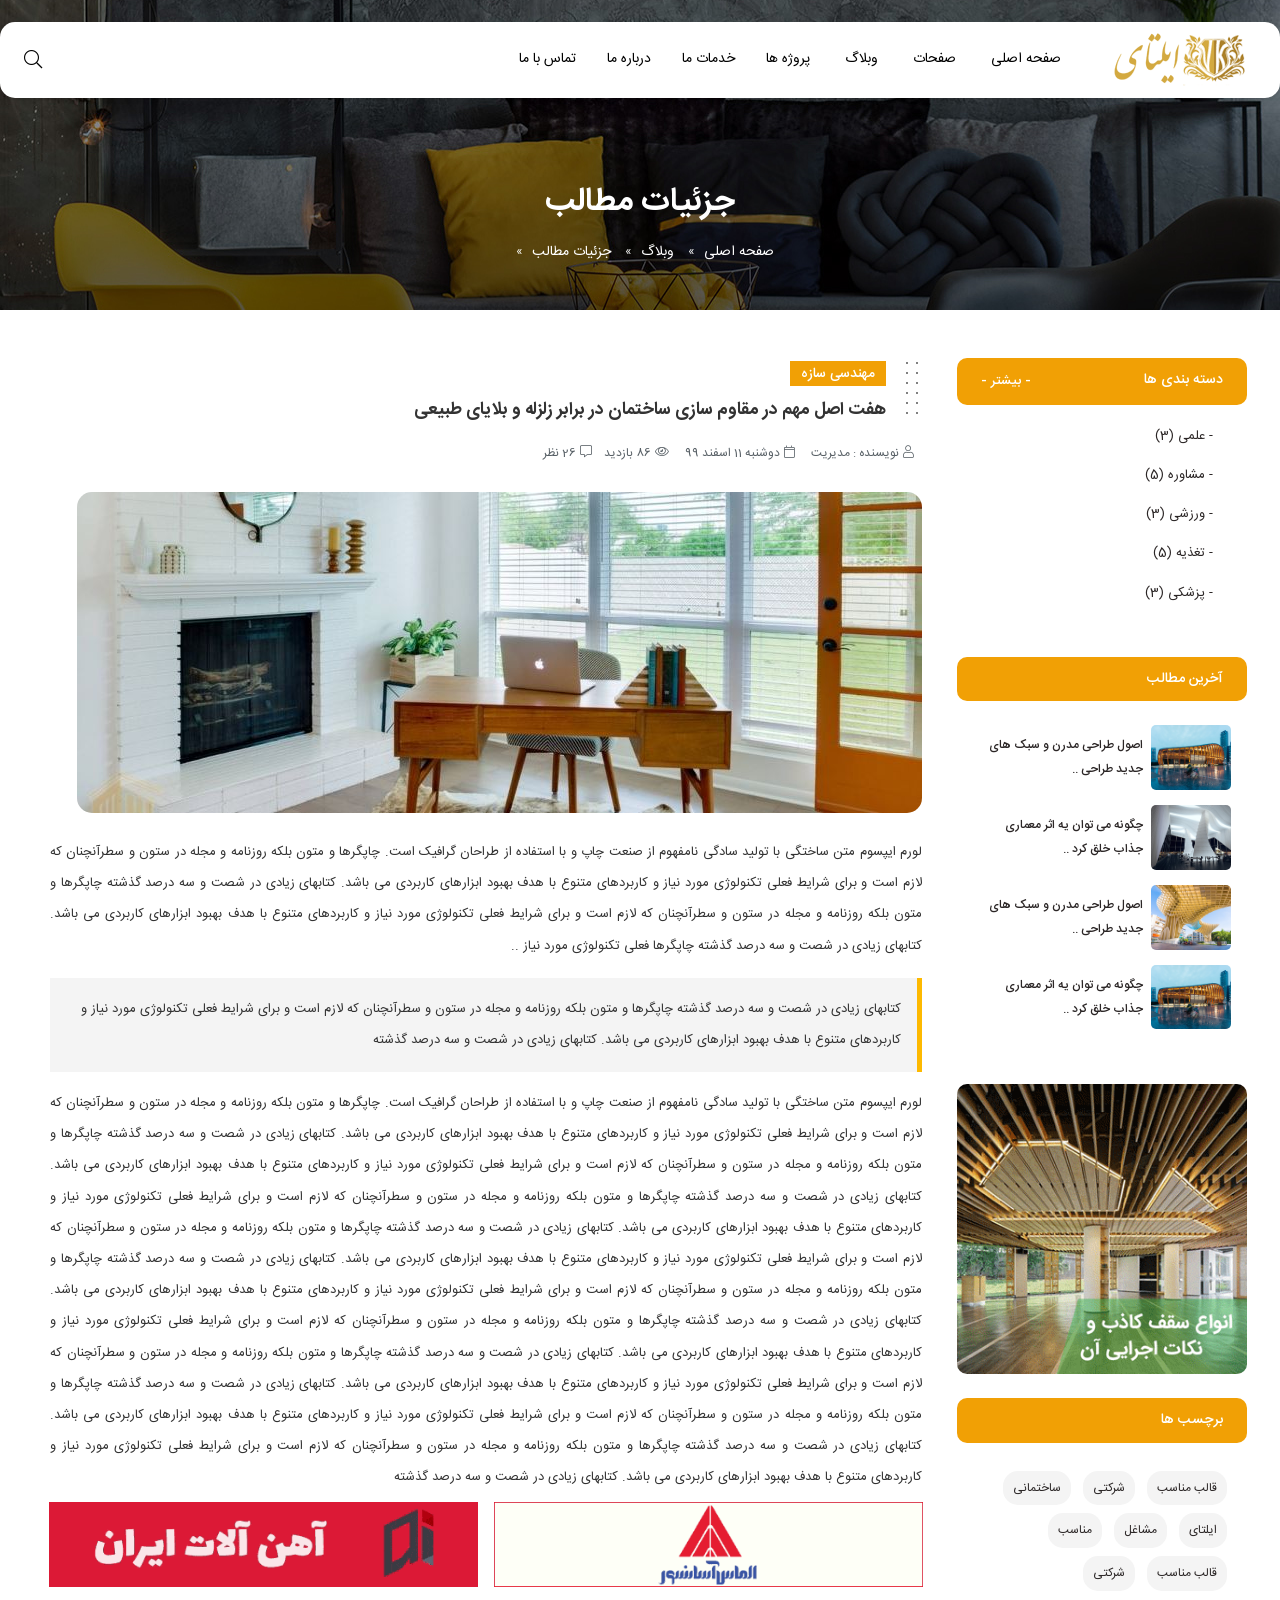
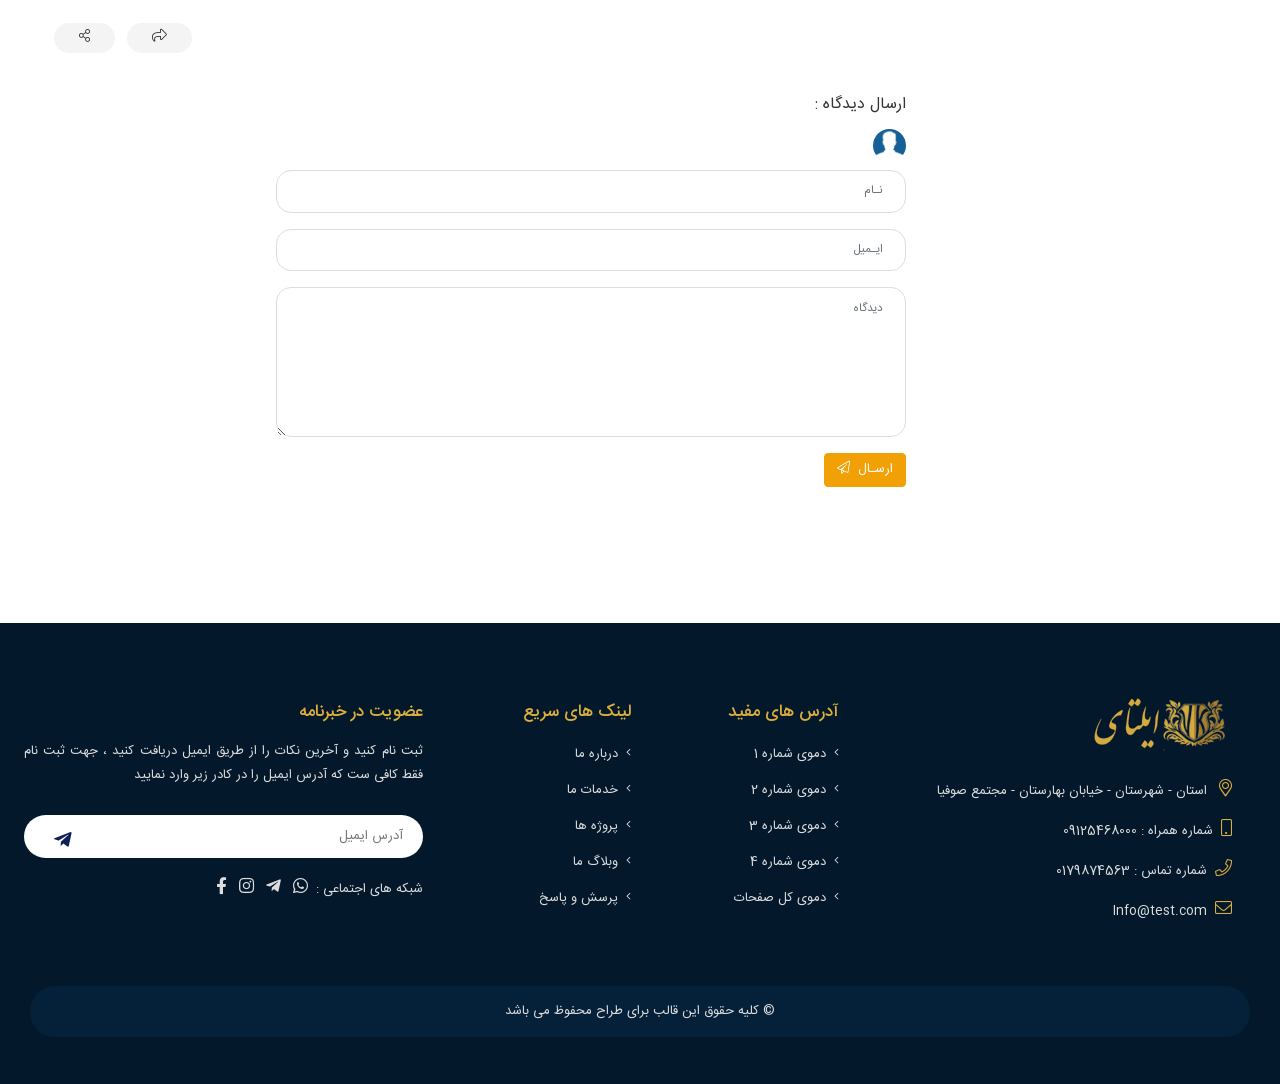
<file: Sample-HTML/blog_destails.html>
﻿<!DOCTYPE html>
<html>
<head>
    <title></title>
    <meta charset="UTF-8">
    <meta http-equiv="X-UA-Compatible" content="IE=edge">
    <meta name="viewport" content="width=device-width, initial-scale=1.0 , maximum-scale=1">

    <link href="Css/Main.css" rel="stylesheet" />
    <link href="Css/Style.css" rel="stylesheet" />
    <link href="Css/Menu-demo4.css" rel="stylesheet" />

</head>
<body>
    <div class="main_wrap">
        <div class="of-site-mask"></div>

        <div class="off-canvas-wrap ">
            <div class="close-off-canvas-wrap">
                <a href="#" id="of-close-off-canvas">
                    <i class="fal fa-times"></i>
                </a>
            </div>
            <div class="off-canvas-inner">
                <div id="of-mobile-nav" class="mobile-menu-wrap">
                    <ul class="mobile-menu">

                        <li>
                            <a href="#">آدرس های مفید<i class="explain-menu fal fa-angle-left"></i></a>
                            <ul class="sub-menu">
                                <li><a href="Index_demo1.html">دموی اصلی 1</a></li>
                                <li><a href="Index_demo2.html">دموی اصلی 2</a></li>
                                <li><a href="Index_demo3.html">دموی اصلی 3</a></li>
                                <li><a href="Index_demo4.html">دموی اصلی 4</a></li>
                            </ul>
                        </li>
                        <li>
                            <a href="#">درباره ما<i class="explain-menu fal fa-angle-left"></i></a>
                            <ul class="sub-menu">
                                <li><a href="Aboutus1.html">درباره ما 1</a></li>
                                <li><a href="Aboutus2.html">درباره ما 2</a></li>
                            </ul>
                        </li>
                        <li>
                            <a href="#">ارتباط با ما<i class="explain-menu fal fa-angle-left"></i></a>
                            <ul class="sub-menu">
                                <li><a href="Contactus1.html">ارتباط ما 1</a></li>
                                <li><a href="Contactus2.html">ارتباط ما 2</a></li>
                            </ul>
                        </li>
                        <li>
                            <a href="#">پرسش و پاسخ<i class="explain-menu fal fa-angle-left"></i></a>
                            <ul class="sub-menu">
                                <li><a href="Faq1.html">پرسش و پاسخ 1</a></li>
                                <li><a href="Faq2.html">پرسش و پاسخ 2</a></li>
                            </ul>
                        </li>
                        <li>
                            <a href="#">تیم ما<i class="explain-menu fal fa-angle-left"></i></a>
                            <ul class="sub-menu">
                                <li><a href="Ourteam.html">اعضای تیم</a></li>
                                <li><a href="Ourteam_details.html">جزئیات تیم</a></li>
                            </ul>
                        </li>
                        <li>
                            <a href="#">خدمات ما<i class="explain-menu fal fa-angle-left"></i></a>
                            <ul class="sub-menu">
                                <li><a href="Service1.html">خدمات ما 1 </a></li>
                                <li><a href="Service2.html">خدمات ما 2</a></li>
                            </ul>
                        </li>
                        <li>
                            <a href="#">وبلاگ<i class="explain-menu fal fa-angle-left"></i></a>
                            <ul class="sub-menu">
                                <li><a href="blog_grid.html">وبلاگ جدولی </a></li>
                                <li><a href="blog_list.html">وبلاگ لیستی</a></li>
                                <li><a href="blog_destails.html">جزئیات وبلاگ</a></li>
                            </ul>
                        </li>
                        <li>
                            <a href="#">پروژه ها<i class="explain-menu fal fa-angle-left"></i></a>
                            <ul class="sub-menu">
                                <li><a href="Portfoilo1.html">نمونه پروژه 1 </a></li>
                                <li><a href="Portfoilo2.html">نمونه پروژه 2 </a></li>
                                <li><a href="Portfoilo3.html">نمونه پروژه 3 </a></li>
                                <li><a href="Portfoilo_details.html">جزئیات پروژه</a></li>
                            </ul>
                        </li>
                        <li><a href="404.html">صفحه 404</a></li>
                        <li><a href="Login.html">صفحه ورود عضویت</a></li>
                        <li><a href="Blank_page.html">صفحه خالی</a></li>

                    </ul>
                </div>
            </div>
        </div>

        <header class="main_header wide_header">
            <div class="header_container">

                <div class="menu_wrapper menu_sticky">
                    <div class="container p_relative bg-white radius15 py-2 shadow-sm mobnav">
                        <div id="navigation" class="of-drop-down of-main-menu" role="navigation">
                            <ul class="menu">
                                <li class="ml-3">
                                    <a href="#" class="current">
                                        <img src="Img/Logo.png" />
                                    </a>
                                </li>

                                <li class="has_sub ">
                                    <a href="#">صفحه اصلی</a>
                                    <div class="second">
                                        <div class="inner">
                                            <ul>
                                                <li><a href="Index_demo1.html" >صفحه اصلی دمو 1</a></li>
                                                <li><a href="Index_demo2.html">صفحه اصلی دمو 2</a></li>
                                                <li><a href="Index_demo3.html">صفحه اصلی دمو 3</a></li>
                                                <li><a href="Index_demo4.html">صفحه اصلی دمو 4</a></li>
                                            </ul>
                                        </div>
                                    </div>
                                </li>

                                <li class="has_sub narrow">
                                    <a href="#">صفحات</a>

                                    <div class="second">
                                        <div class="inner">
                                            <ul>
                                                <li class="sub">
                                                    <a href="#" class=""><i class="q_menu_arrow fal fa-angle-left"></i>درباره ما</a>
                                                    <ul>
                                                        <li><a href="Aboutus1.html">درباره ما 1</a></li>
                                                        <li><a href="Aboutus2.html">درباره ما 2</a></li>
                                                    </ul>
                                                </li>
                                                <li class="sub">
                                                    <a href="#" class=""><i class="q_menu_arrow fal fa-angle-left"></i>ارتباط با ما</a>
                                                    <ul>
                                                        <li><a href="Contactus1.html">ارتباط با ما 1</a></li>
                                                        <li><a href="Contactus2.html" >ارتباط با ما 2</a></li>
                                                    </ul>
                                                </li>
                                                <li class="sub">
                                                    <a href="#" class=""><i class="q_menu_arrow fal fa-angle-left"></i>پرسش و پاسخ </a>
                                                    <ul>
                                                        <li><a href="Faq1.html">پرسش و پاسخ 1</a></li>
                                                        <li><a href="Faq2.html">پرسش و پاسخ 2</a></li>
                                                    </ul>
                                                </li>

                                                <li class="sub">
                                                    <a href="#" class=""><i class="q_menu_arrow fal fa-angle-left"></i>تیم ما</a>
                                                    <ul>
                                                        <li><a href="Ourteam.html">اعضای تیم</a></li>
                                                        <li><a href="Ourteam_details.html">جزئیات تیم ما</a></li>
                                                    </ul>
                                                </li>
                                                <li class="sub">
                                                    <a href="#" class=""><i class="q_menu_arrow fal fa-angle-left"></i>خدمات ما</a>
                                                    <ul>
                                                        <li><a href="Service1.html">خدمات ما 1</a></li>
                                                        <li><a href="Service2.html">خدمات ما 2</a></li>
                                                    </ul>
                                                </li>

                                                <li><a href="404.html">صفحه 404</a></li>
                                                <li><a href="Login.html">صفحه ورود عضویت</a></li>
                                                <li><a href="Blank_page.html">صفحه خالی</a></li>
                                            </ul>
                                        </div>
                                    </div>
                                </li>



                                <li class="has_sub ">
                                    <a href="#">وبلاگ</a>
                                    <div class="second">
                                        <div class="inner">
                                            <ul>
                                                <li>
                                                    <a href="blog_list.html">وبلاگ لیستی</a>
                                                </li>
                                                <li>
                                                    <a href="blog_grid.html">وبلاگ جدولی</a>
                                                </li>

                                                <li>
                                                    <a href="blog_destails.html">جزئیات وبلاگ</a>
                                                </li>

                                            </ul>
                                        </div>
                                    </div>
                                </li>

                                <li class="has_sub narrow">
                                    <a href="#">پروژه ها</a>

                                    <div class="second">
                                        <div class="inner">
                                            <ul>

                                                <li><a href="Portfoilo1.html">نمونه پروژه 1</a></li>
                                                <li><a href="Portfoilo2.html">نمونه پروژه 2</a></li>
                                                <li><a href="Portfoilo3.html">نمونه پروژه 3</a></li>
                                                <li><a href="Portfoilo_details.html">جزئیات پروژه</a></li>
                                            </ul>
                                        </div>
                                    </div>
                                </li>

                                <li><a href="Service2.html">خدمات ما</a></li>
                                <li><a href="Aboutus2.html">درباره ما</a></li>
                                <li><a href="Contactus2.html">تماس با ما</a></li>

                            </ul>
                        </div>
                        <div class="m_search align-self-center pt-md-1 pt-2"><i class="fal fa-search"></i></div>
                        <div class="is-show mobile-nav-button">
                            <img src="Img/Logo.png" />
                            <a id="of-trigger" class="icon-wrap pr-3 pt-2" href="#"> <i class="fal fa-bars"></i></a>
                        </div>
                        <form class="search_wrap mt-lg-0" id="ajax-form-search" method="get" action="">

                            <input type="text" id="search-form-text" class="search-field" value="" name="s" placeholder="کلید واژه مورد نظر ...">
                            <button><i class="fal fa-search"></i></button>

                            <input type="hidden" name="post_type" value="product">
                            <div id="ajax-search-result"></div>
                        </form>
                    </div>
                </div>
            </div>
        </header>

        <div class="clearfix"></div>


        <section class="banner_area">
            <div class="container">
                <h1 class="text-white IRANSans_Bold">جزئیات مطالب</h1>
                <div class="breadcrumb_content">
                    <ul>
                        <li><a href="#">صفحه اصلی</a></li>
                        <li><a href="#">وبلاگ</a></li>
                        <li><a href="#">جزئیات مطالب</a></li>
                    </ul>
                </div>
            </div>
        </section>


        <section class="container p-4 ">
            <div class="row">
                <div class="col-xl-3 order-xl-0 order-1 mb-3">
                    <div class="py-2">
                        <div class="cati-blog  mb-4">
                            <div class="d-flex flex-row justify-content-between bg-warning text-white py-2 px-4 mt-3 IRANSans_Medium bright radius10">
                                <h2>دسته بندی ها</h2>
                                <a href="#" class="text-white">- بیشتر -</a>
                            </div>

                            <ul class="list-unstyled p-3">
                                <li><a href="#"><span>- علمی (3)</span></a></li>
                                <li><a href="#"><span>- مشاوره (5)</span></a></li>
                                <li><a href="#"><span>- ورزشی (3)</span></a></li>
                                <li><a href="#"><span>- تغذیه (5)</span></a></li>
                                <li><a href="#"><span>- پزشکی (3)</span></a></li>
                            </ul>
                        </div>
                        <div class="thumb-post mb-4">
                            <h2 class="bg-warning text-white  py-2 px-4 my-2 bright radius10 IRANSans_Medium">آخرین مطالب</h2>
                            <ul class="fa12 p-3">
                                <li>
                                    <a href="#" class="d-flex flex-row">
                                        <div><img src="Img/news-img1.jpg"></div>
                                        <div class="m-2">
                                            <p>اصول طراحی مدرن و سبک های جدید طراحی ..</p>
                                        </div>
                                    </a>
                                </li>
                                <li>
                                    <a href="#" class="d-flex flex-row">
                                        <div><img src="Img/news-img4.jpg"></div>
                                        <div class="m-2">
                                            <p>چگونه می توان یه اثر معماری جذاب خلق کرد ..</p>
                                        </div>
                                    </a>
                                </li>
                                <li>
                                    <a href="#" class="d-flex flex-row">
                                        <div><img src="Img/news-img5.jpg"></div>
                                        <div class="m-2">
                                            <p>اصول طراحی مدرن و سبک های جدید طراحی ..</p>
                                        </div>
                                    </a>
                                </li>
                                <li>
                                    <a href="#" class="d-flex flex-row">
                                        <div><img src="Img/news-img1.jpg"></div>
                                        <div class="m-2">
                                            <p>چگونه می توان یه اثر معماری جذاب خلق کرد ..</p>
                                        </div>
                                    </a>
                                </li>

                            </ul>
                        </div>
                        <img src="Img/Ads.gif" class="radius10" />

                        <div class="pcolor my-4">
                            <h2 class="bg-warning text-white  py-2 px-4 my-2 bright radius10 IRANSans_Medium">برچسب ها</h2>
                            <ul class="p-3">
                                <li><a href="#">قالب مناسب</a></li>
                                <li><a href="#">شرکتی</a></li>
                                <li><a href="#">ساختمانی</a></li>
                                <li><a href="#">ایلتای</a></li>
                                <li><a href="#">مشاغل</a></li>
                                <li><a href="#">مناسب</a></li>
                                <li><a href="#">قالب مناسب</a></li>
                                <li><a href="#">شرکتی</a></li>

                            </ul>
                        </div>
                    </div>
                </div>
                <div class="col-xl-9  order-xl-1 order-0 my-3">
                    <div class="p-sm-2">
                        <div class="item mb-4">

                            <div class="row">
                                <div class="col-lg-12 detailblog">
                                    <div class="d-flex flex-row mb-2">
                                        <div class="Dottedstocol ml-3"></div>
                                        <div class="singletitle">
                                            <span>مهندسی سازه</span>
                                            <h1 class="text-right">هفت اصل مهم در مقاوم سازی ساختمان در برابر زلزله و بلایای طبیعی </h1>
                                        </div>
                                    </div>

                                    <div class="d-flex flex-lg-row flex-column b-detay text-secondary mb-4">
                                        <span class="mx-lg-2"><i class="fal fa-user ml-1"></i>نویسنده : مدیریت</span>
                                        <span class="mx-lg-2"><i class="fal fa-calendar ml-1"></i>دوشنبه 11 اسفند 99</span>
                                        <span class="mx-lg-2"><i class="fal fa-eye ml-1"></i>86 بازدید</span>
                                        <span><i class="fal fa-comment-alt m-1"></i>26 نظر</span>
                                    </div>

                                    <img src="Img/aboutus.jpg" class="img-fluid mb-4  radius15" />
                                    <p class="text-justify">لورم ایپسوم متن ساختگی با تولید سادگی نامفهوم از صنعت چاپ و با استفاده از طراحان گرافیک است. چاپگرها و متون بلکه روزنامه و مجله در ستون و سطرآنچنان که لازم است و برای شرایط فعلی تکنولوژی مورد نیاز و کاربردهای متنوع با هدف بهبود ابزارهای کاربردی می باشد. کتابهای زیادی در شصت و سه درصد گذشته  چاپگرها و متون بلکه روزنامه و مجله در ستون و سطرآنچنان که لازم است و برای شرایط فعلی تکنولوژی مورد نیاز و کاربردهای متنوع با هدف بهبود ابزارهای کاربردی می باشد. کتابهای زیادی در شصت و سه درصد گذشته چاپگرها فعلی تکنولوژی مورد نیاز ..   </p>
                                    <p class="bg-light p-3 my-3 y-right">کتابهای زیادی در شصت و سه درصد گذشته چاپگرها و متون بلکه روزنامه و مجله در ستون و سطرآنچنان که لازم است و برای شرایط فعلی تکنولوژی مورد نیاز و کاربردهای متنوع با هدف بهبود ابزارهای کاربردی می باشد. کتابهای زیادی در شصت و سه درصد گذشته</p>
                                    <p class="text-justify">لورم ایپسوم متن ساختگی با تولید سادگی نامفهوم از صنعت چاپ و با استفاده از طراحان گرافیک است. چاپگرها و متون بلکه روزنامه و مجله در ستون و سطرآنچنان که لازم است و برای شرایط فعلی تکنولوژی مورد نیاز و کاربردهای متنوع با هدف بهبود ابزارهای کاربردی می باشد. کتابهای زیادی در شصت و سه درصد گذشته  چاپگرها و متون بلکه روزنامه و مجله در ستون و سطرآنچنان که لازم است و برای شرایط فعلی تکنولوژی مورد نیاز و کاربردهای متنوع با هدف بهبود ابزارهای کاربردی می باشد. کتابهای زیادی در شصت و سه درصد گذشته چاپگرها و متون بلکه روزنامه و مجله در ستون و سطرآنچنان که لازم است و برای شرایط فعلی تکنولوژی مورد نیاز و کاربردهای متنوع با هدف بهبود ابزارهای کاربردی می باشد. کتابهای زیادی در شصت و سه درصد گذشته چاپگرها و متون بلکه روزنامه و مجله در ستون و سطرآنچنان که لازم است و برای شرایط فعلی تکنولوژی مورد نیاز و کاربردهای متنوع با هدف بهبود ابزارهای کاربردی می باشد. کتابهای زیادی در شصت و سه درصد گذشته چاپگرها و متون بلکه روزنامه و مجله در ستون و سطرآنچنان که لازم است و برای شرایط فعلی تکنولوژی مورد نیاز و کاربردهای متنوع با هدف بهبود ابزارهای کاربردی می باشد. کتابهای زیادی در شصت و سه درصد گذشته چاپگرها و متون بلکه روزنامه و مجله در ستون و سطرآنچنان که لازم است و برای شرایط فعلی تکنولوژی مورد نیاز و کاربردهای متنوع با هدف بهبود ابزارهای کاربردی می باشد. کتابهای زیادی در شصت و سه درصد گذشته چاپگرها و متون بلکه روزنامه و مجله در ستون و سطرآنچنان که لازم است و برای شرایط فعلی تکنولوژی مورد نیاز و کاربردهای متنوع با هدف بهبود ابزارهای کاربردی می باشد. کتابهای زیادی در شصت و سه درصد گذشته چاپگرها و متون بلکه روزنامه و مجله در ستون و سطرآنچنان که لازم است و برای شرایط فعلی تکنولوژی مورد نیاز و کاربردهای متنوع با هدف بهبود ابزارهای کاربردی می باشد. کتابهای زیادی در شصت و سه درصد گذشته چاپگرها و متون بلکه روزنامه و مجله در ستون و سطرآنچنان که لازم است و برای شرایط فعلی تکنولوژی مورد نیاز و کاربردهای متنوع با هدف بهبود ابزارهای کاربردی می باشد. کتابهای زیادی در شصت و سه درصد گذشته</p>
                                </div>
                            </div>
                            <div class="d-flex flex-lg-row flex-column mb-4">
                                <div class="p-2">
                                    <img src="Img/asansor-gif5.gif" class="img-fluid" />
                                </div>
                                <div class="p-2">
                                    <img src="Img/ahanalatiran.gif" class="img-fluid" />
                                </div>
                            </div>

                            <div class="row">
                                <div class="col-lg-12">
                                    <div class="float-left">
                                        <a class="btn bg-light py-1 px-4 m-1 fa12 radius25" href="#"><i class="fal fa-share"></i></a>
                                        <a class="btn bg-light py-1 px-4 m-1 fa12 radius25" href="#"><i class="fal fa-share-alt"></i></a>
                                    </div>
                                </div>
                            </div>
                            <div class="row">
                                <div class="col-lg-12">
                                    <div class="comment p-md-3 mt-3">
                                        <h6 class="IRANSans-Bold pl-2 ml-3 IRANSansWeb_Medium">ارسال دیدگاه :</h6>
                                        <img src="Img/avatar.jpg" class="img-fluid my-2 rounded-circle">
                                        <div class="form-group">
                                            <input class="form-control w-75 mb-3" type="text" placeholder="نـام">
                                            <input class="form-control w-75 mb-3" type="email" placeholder="ایـمیل">
                                            <textarea class="form-control w-75 area" cols="60" rows="9" placeholder="دیدگاه" style="height: 150px!important"></textarea>
                                        </div>
                                        <button type="submit" class="btn btn-warning text-white">ارسـال<i class="fal fa-paper-plane mr-2"></i> </button>
                                    </div>
                                </div>
                            </div>

                        </div>
                    </div>
                </div>
            </div>
        </section>

        <footer class="mt-5 pt-5 pb-2">
            <div class="container py-4">
                <div class="row">
                    <div class="col-xl-4 col-md-6 mb-3">
                        <div class="pr-xl-4 mb-2 text-right address">
                            <img src="Img/Logo.png" class="img-fluid mb-4" />

                            <p class="mb-3"><i class="fal fa-map-marker-alt ml-2"></i> استان - شهرستان - خیابان بهارستان - مجتمع صوفیا </p>
                            <p class="mb-3"><i class="fal fa-mobile ml-2"></i>شماره همراه : 09125468000</p>
                            <p class="mb-3"><i class="fal fa-phone ml-2"></i>شماره تماس : 0179874563</p>
                            <p class="mb-3"><i class="fal fa-envelope ml-2"></i>Info@test.com</p>
                        </div>
                    </div>
                    <div class="col-xl-2 col-md-6 mb-3">
                        <h3>آدرس های مفید</h3>
                        <ul>

                            <li>
                                <a href="Index_demo1.html"><i class="fal fa-angle-left ml-2"></i>دموی شماره 1</a>
                            </li>
                            <li>
                                <a href="Index_demo2.html"><i class="fal fa-angle-left ml-2"></i>دموی شماره 2</a>
                            </li>
                            <li>
                                <a href="Index_demo3.html" ><i class="fal fa-angle-left ml-2"></i>دموی شماره 3</a>
                            </li>
                            <li>
                                <a href="Index_demo4.html"><i class="fal fa-angle-left ml-2"></i>دموی شماره 4</a>
                            </li>
                            <li>
                                <a href="Demo.html"><i class="fal fa-angle-left ml-2"></i>دموی کل صفحات</a>
                            </li>
                        </ul>
                    </div>
                    <div class="col-xl-2 col-md-6 mb-3">
                        <h3>لینک های سریع </h3>
                        <ul>
                            <li>
                                <a href="Aboutus2.html"><i class="fal fa-angle-left ml-2"></i>درباره ما</a>
                            </li>

                            <li>
                                <a href="Service1.html" ><i class="fal fa-angle-left ml-2"></i>خدمات ما</a>
                            </li>
                            <li>
                                <a href="Portfoilo1.html"><i class="fal fa-angle-left ml-2"></i>پروژه ها</a>
                            </li>

                            <li>
                                <a href="blog_grid.html"><i class="fal fa-angle-left ml-2"></i>وبلاگ ما</a>
                            </li>
                            <li>
                                <a href="Faq2.html" ><i class="fal fa-angle-left ml-2"></i>پرسش و پاسخ</a>
                            </li>
                        </ul>

                    </div>

                    <div class="col-xl-4 col-md-6 mb-3">
                        <h3>عضویت در خبرنامه</h3>
                        <p> ثبت نام کنید و آخرین نکات را از طریق ایمیل دریافت کنید ، جهت ثبت نام فقط کافی ست که آدرس ایمیل را در کادر زیر وارد نمایید</p>
                        <form class="newsletter p_relative mt-3">
                            <input type="text" placeholder="آدرس ایمیل">
                            <button class="submit_btn" type="submit"><i class="fab fa-telegram-plane"></i></button>
                        </form>
                        <ul class="fo_social mt-3 float-right">
                            <li class="round-btn btn-whatsapp">
                                <span>شبکه های اجتماعی :</span>

                            </li>
                            <li class="round-btn btn-whatsapp">
                                <a href="#"><i class="fab fa-whatsapp m-1 fa-2x" aria-hidden="true"></i></a>

                            </li>
                            <li class="round-btn btn-telegram">
                                <a href="#"><i class="fab fa-telegram-plane  m-1 fa-2x" aria-hidden="true"></i></a>
                            </li>
                            <li class="round-btn btn-instagram">
                                <a href="#"><i class="fab fa-instagram m-1 fa-2x" aria-hidden="true"></i></a>
                            </li>
                            <li class="round-btn btn-facebook">
                                <a href="#"><i class="fab fa-facebook-f m-1 fa-2x"></i></a>
                            </li>
                        </ul>
                    </div>
                </div>

                <div class="row pt-3">
                    <div class="container-fluid">
                        <div class="copyright">© کلیه حقوق این قالب برای طراح محفوظ می باشد </div>
                    </div>
                </div>
            </div>
        </footer>

    </div>

    <script src="Js/jquery.min.js"></script>
    <script src="Js/bootstrap.min.js"></script>
    <script src="Js/Custom.js"></script>
    <script src="Js/Menu.js"></script>
</body>
</html>
</file>
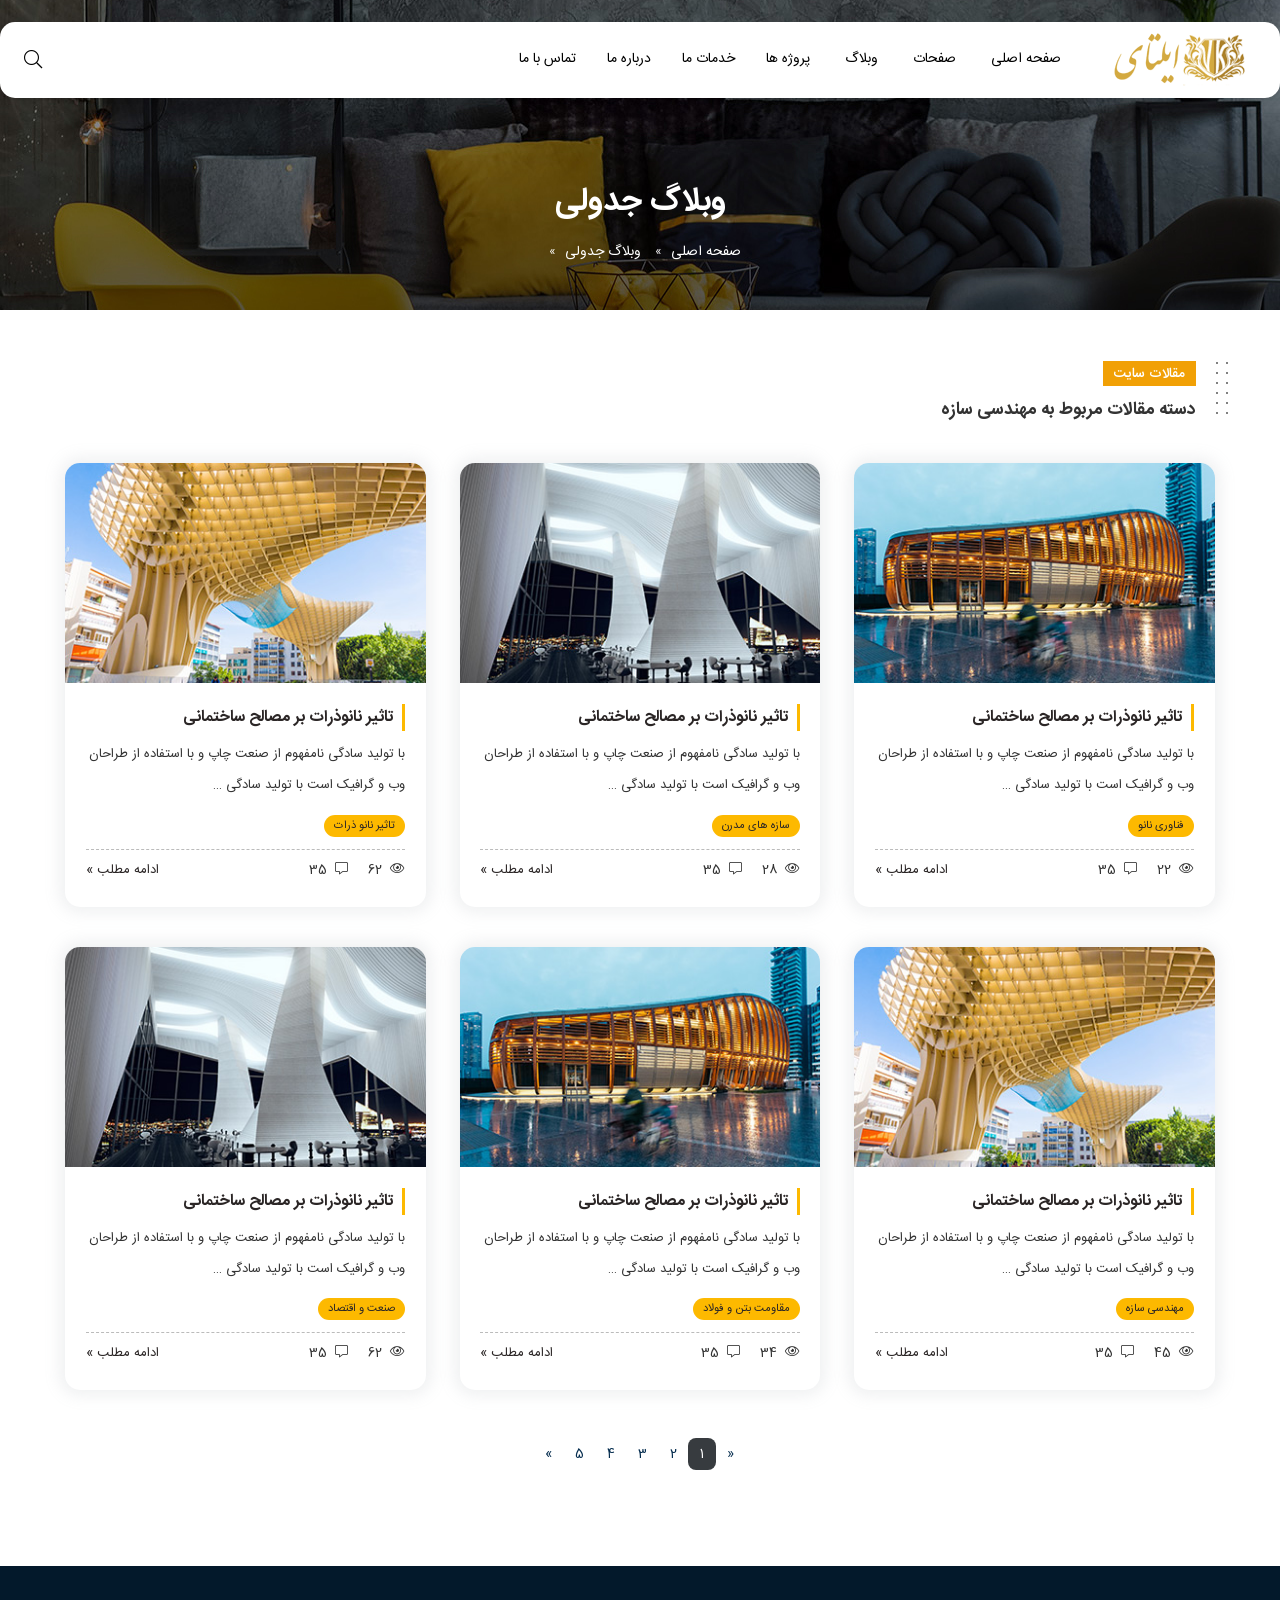
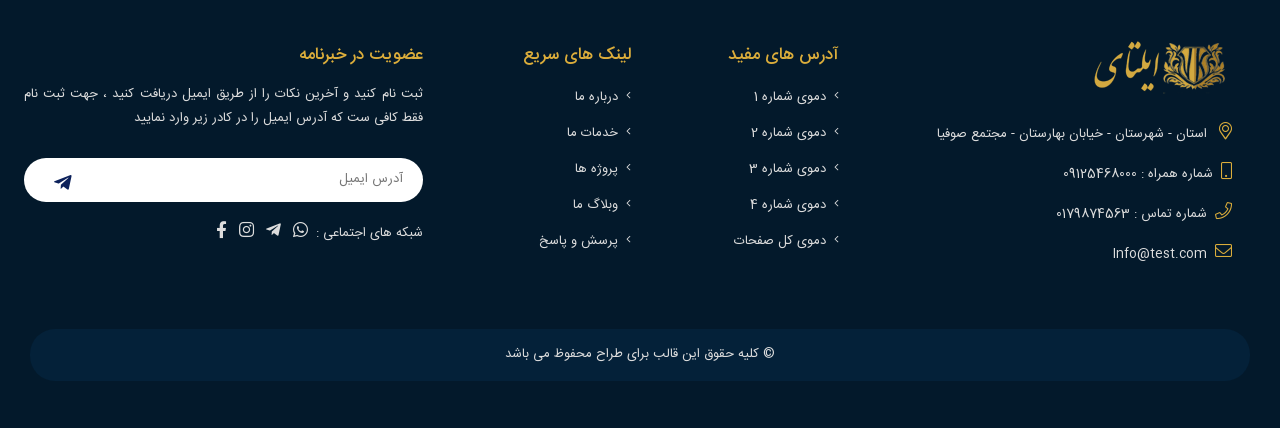
<file: Sample-HTML/blog_grid.html>
﻿<!DOCTYPE html>
<html>
<head>
    <title></title>
    <meta charset="UTF-8">
    <meta http-equiv="X-UA-Compatible" content="IE=edge">
    <meta name="viewport" content="width=device-width, initial-scale=1.0 , maximum-scale=1">

    <link href="Css/Main.css" rel="stylesheet" />
    <link href="Css/Style.css" rel="stylesheet" />
    <link href="Css/Menu-demo4.css" rel="stylesheet" />

</head>
<body>
    <div class="main_wrap">
        <div class="of-site-mask"></div>

        <div class="off-canvas-wrap ">
            <div class="close-off-canvas-wrap">
                <a href="#" id="of-close-off-canvas">
                    <i class="fal fa-times"></i>
                </a>
            </div>
            <div class="off-canvas-inner">
                <div id="of-mobile-nav" class="mobile-menu-wrap">
                    <ul class="mobile-menu">

                        <li>
                            <a href="#">آدرس های مفید<i class="explain-menu fal fa-angle-left"></i></a>
                            <ul class="sub-menu">
                                <li><a href="Index_demo1.html">دموی اصلی 1</a></li>
                                <li><a href="Index_demo2.html">دموی اصلی 2</a></li>
                                <li><a href="Index_demo3.html">دموی اصلی 3</a></li>
                                <li><a href="Index_demo4.html">دموی اصلی 4</a></li>
                            </ul>
                        </li>
                        <li>
                            <a href="#">درباره ما<i class="explain-menu fal fa-angle-left"></i></a>
                            <ul class="sub-menu">
                                <li><a href="Aboutus1.html">درباره ما 1</a></li>
                                <li><a href="Aboutus2.html">درباره ما 2</a></li>
                            </ul>
                        </li>
                        <li>
                            <a href="#">ارتباط با ما<i class="explain-menu fal fa-angle-left"></i></a>
                            <ul class="sub-menu">
                                <li><a href="Contactus1.html">ارتباط ما 1</a></li>
                                <li><a href="Contactus2.html">ارتباط ما 2</a></li>
                            </ul>
                        </li>
                        <li>
                            <a href="#">پرسش و پاسخ<i class="explain-menu fal fa-angle-left"></i></a>
                            <ul class="sub-menu">
                                <li><a href="Faq1.html">پرسش و پاسخ 1</a></li>
                                <li><a href="Faq2.html">پرسش و پاسخ 2</a></li>
                            </ul>
                        </li>
                        <li>
                            <a href="#">تیم ما<i class="explain-menu fal fa-angle-left"></i></a>
                            <ul class="sub-menu">
                                <li><a href="Ourteam.html">اعضای تیم</a></li>
                                <li><a href="Ourteam_details.html">جزئیات تیم</a></li>
                            </ul>
                        </li>
                        <li>
                            <a href="#">خدمات ما<i class="explain-menu fal fa-angle-left"></i></a>
                            <ul class="sub-menu">
                                <li><a href="Service1.html">خدمات ما 1 </a></li>
                                <li><a href="Service2.html">خدمات ما 2</a></li>
                            </ul>
                        </li>
                        <li>
                            <a href="#">وبلاگ<i class="explain-menu fal fa-angle-left"></i></a>
                            <ul class="sub-menu">
                                <li><a href="blog_grid.html">وبلاگ جدولی </a></li>
                                <li><a href="blog_list.html">وبلاگ لیستی</a></li>
                                <li><a href="blog_destails.html">جزئیات وبلاگ</a></li>
                            </ul>
                        </li>
                        <li>
                            <a href="#">پروژه ها<i class="explain-menu fal fa-angle-left"></i></a>
                            <ul class="sub-menu">
                                <li><a href="Portfoilo1.html">نمونه پروژه 1 </a></li>
                                <li><a href="Portfoilo2.html">نمونه پروژه 2 </a></li>
                                <li><a href="Portfoilo3.html">نمونه پروژه 3 </a></li>
                                <li><a href="Portfoilo_details.html">جزئیات پروژه</a></li>
                            </ul>
                        </li>
                        <li><a href="404.html">صفحه 404</a></li>
                        <li><a href="Login.html">صفحه ورود عضویت</a></li>
                        <li><a href="Blank_page.html">صفحه خالی</a></li>

                    </ul>
                </div>
            </div>
        </div>

        <header class="main_header wide_header">
            <div class="header_container">

                <div class="menu_wrapper menu_sticky">
                    <div class="container p_relative bg-white radius15 py-2 shadow-sm mobnav">
                        <div id="navigation" class="of-drop-down of-main-menu" role="navigation">
                            <ul class="menu">
                                <li class="ml-3">
                                    <a href="#" class="current">
                                        <img src="Img/Logo.png" />
                                    </a>
                                </li>

                                <li class="has_sub ">
                                    <a href="#">صفحه اصلی</a>
                                    <div class="second">
                                        <div class="inner">
                                            <ul>
                                                <li><a href="Index_demo1.html">صفحه اصلی دمو 1</a></li>
                                                <li><a href="Index_demo2.html">صفحه اصلی دمو 2</a></li>
                                                <li><a href="Index_demo3.html">صفحه اصلی دمو 3</a></li>
                                                <li><a href="Index_demo4.html">صفحه اصلی دمو 4</a></li>
                                            </ul>
                                        </div>
                                    </div>
                                </li>

                                <li class="has_sub narrow">
                                    <a href="#">صفحات</a>

                                    <div class="second">
                                        <div class="inner">
                                            <ul>
                                                <li class="sub">
                                                    <a href="#" class=""><i class="q_menu_arrow fal fa-angle-left"></i>درباره ما</a>
                                                    <ul>
                                                        <li><a href="Aboutus1.html">درباره ما 1</a></li>
                                                        <li><a href="Aboutus2.html">درباره ما 2</a></li>
                                                    </ul>
                                                </li>
                                                <li class="sub">
                                                    <a href="#" class=""><i class="q_menu_arrow fal fa-angle-left"></i>ارتباط با ما</a>
                                                    <ul>
                                                        <li><a href="Contactus1.html">ارتباط با ما 1</a></li>
                                                        <li><a href="Contactus2.html">ارتباط با ما 2</a></li>
                                                    </ul>
                                                </li>
                                                <li class="sub">
                                                    <a href="#" class=""><i class="q_menu_arrow fal fa-angle-left"></i>پرسش و پاسخ </a>
                                                    <ul>
                                                        <li><a href="Faq1.html">پرسش و پاسخ 1</a></li>
                                                        <li><a href="Faq2.html">پرسش و پاسخ 2</a></li>
                                                    </ul>
                                                </li>

                                                <li class="sub">
                                                    <a href="#" class=""><i class="q_menu_arrow fal fa-angle-left"></i>تیم ما</a>
                                                    <ul>
                                                        <li><a href="Ourteam.html">اعضای تیم</a></li>
                                                        <li><a href="Ourteam_details.html">جزئیات تیم ما</a></li>
                                                    </ul>
                                                </li>
                                                <li class="sub">
                                                    <a href="#" class=""><i class="q_menu_arrow fal fa-angle-left"></i>خدمات ما</a>
                                                    <ul>
                                                        <li><a href="Service1.html">خدمات ما 1</a></li>
                                                        <li><a href="Service2.html">خدمات ما 2</a></li>
                                                    </ul>
                                                </li>

                                                <li><a href="404.html">صفحه 404</a></li>
                                                <li><a href="Login.html">صفحه ورود عضویت</a></li>
                                                <li><a href="Blank_page.html">صفحه خالی</a></li>
                                            </ul>
                                        </div>
                                    </div>
                                </li>



                                <li class="has_sub ">
                                    <a href="#">وبلاگ</a>
                                    <div class="second">
                                        <div class="inner">
                                            <ul>
                                                <li>
                                                    <a href="blog_list.html">وبلاگ لیستی</a>
                                                </li>
                                                <li>
                                                    <a href="blog_grid.html">وبلاگ جدولی</a>
                                                </li>

                                                <li>
                                                    <a href="blog_destails.html">جزئیات وبلاگ</a>
                                                </li>

                                            </ul>
                                        </div>
                                    </div>
                                </li>

                                <li class="has_sub narrow">
                                    <a href="#">پروژه ها</a>

                                    <div class="second">
                                        <div class="inner">
                                            <ul>

                                                <li><a href="Portfoilo1.html">نمونه پروژه 1</a></li>
                                                <li><a href="Portfoilo2.html">نمونه پروژه 2</a></li>
                                                <li><a href="Portfoilo3.html">نمونه پروژه 3</a></li>
                                                <li><a href="Portfoilo_details.html">جزئیات پروژه</a></li>
                                            </ul>
                                        </div>
                                    </div>
                                </li>

                                <li><a href="Service2.html">خدمات ما</a></li>
                                <li><a href="Aboutus2.html">درباره ما</a></li>
                                <li><a href="Contactus2.html">تماس با ما</a></li>

                            </ul>
                        </div>
                        <div class="m_search align-self-center pt-md-1 pt-2"><i class="fal fa-search"></i></div>
                        <div class="is-show mobile-nav-button">
                            <img src="Img/Logo.png" />
                            <a id="of-trigger" class="icon-wrap pr-3 pt-2" href="#"> <i class="fal fa-bars"></i></a>
                        </div>
                        <form class="search_wrap mt-lg-0" id="ajax-form-search" method="get" action="">

                            <input type="text" id="search-form-text" class="search-field" value="" name="s" placeholder="کلید واژه مورد نظر ...">
                            <button><i class="fal fa-search"></i></button>

                            <input type="hidden" name="post_type" value="product">
                            <div id="ajax-search-result"></div>
                        </form>
                    </div>
                </div>
            </div>
        </header>

        <div class="clearfix"></div>


        <section class="banner_area">
            <div class="container">
                  <h1 class="text-white IRANSans_Bold">وبلاگ جدولی</h1>
                <div class="breadcrumb_content">
                    <ul>
                        <li><a href="#">صفحه اصلی</a></li>
                        <li><a href="#">وبلاگ جدولی</a></li>
                    </ul>
                </div>
            </div>
        </section>

        <section class="container p-md-5 p-4 ">
            <div class="d-flex flex-row mb-4">
                <div class="Dottedstocol ml-3"></div>
                <div class="singletitle">
                    <span>مقالات سایت</span>
                    <h1 class="text-right">دسته مقالات مربوط به مهندسی سازه  </h1>
                </div>
            </div>
            <div class="row">
                <div class="col-lg-4 col-md-6 mb-4">
                    <div class="m-2 blog_style">
                        <a href="Blog_destails.html"><img class="card-img-top" src="Img/news-img1.jpg" alt="Card image"></a>
                        <div class="card-body">
                            <h3 class="mb-2"><a href="Blog_destails.html">تاثیر نانوذرات بر مصالح ساختمانی</a></h3>
                            <p class="mb-2">
                                با تولید سادگی نامفهوم از صنعت چاپ و با استفاده از طراحان وب و گرافیک است با تولید سادگی  …
                            </p>
                            <span><a href="#">فناوری نانو</a></span>

                            <div class="d-flex flex-row justify-content-between mt-2">
                                <div>
                                    <span><i class="fal fa-eye ml-2"></i>22</span>
                                    <span class="mr-3"><i class="fal fa-comment-alt ml-2"></i>35</span>
                                </div>
                                <a href="Blog_destails.html">ادامه مطلب »</a>
                            </div>
                        </div>
                    </div>
                </div>
                <div class="col-lg-4 col-md-6 mb-4">
                    <div class="m-2 blog_style">
                        <a href="Blog_destails.html"><img class="card-img-top" src="Img/news-img4.jpg" alt="Card image"></a>
                        <div class="card-body">
                            <h3 class="mb-2"><a href="Blog_destails.html">تاثیر نانوذرات بر مصالح ساختمانی</a></h3>
                            <p class="mb-2">
                                با تولید سادگی نامفهوم از صنعت چاپ و با استفاده از طراحان وب و گرافیک است با تولید سادگی  …
                            </p>
                            <span><a href="#">سازه های مدرن</a></span>

                            <div class="d-flex flex-row justify-content-between mt-2">
                                <div>
                                    <span><i class="fal fa-eye ml-2"></i>28</span>
                                    <span class="mr-3"><i class="fal fa-comment-alt ml-2"></i>35</span>
                                </div>
                                <a href="Blog_destails.html">ادامه مطلب »</a>
                            </div>
                        </div>
                    </div>
                </div>
                <div class="col-lg-4 col-md-6 mb-4">
                    <div class="m-2 blog_style">
                        <a href="Blog_destails.html"><img class="card-img-top" src="Img/news-img5.jpg" alt="Card image"></a>
                        <div class="card-body">
                            <h3 class="mb-2"><a href="Blog_destails.html">تاثیر نانوذرات بر مصالح ساختمانی</a></h3>
                            <p class="mb-2">
                                با تولید سادگی نامفهوم از صنعت چاپ و با استفاده از طراحان وب و گرافیک است با تولید سادگی  …
                            </p>
                            <span><a href="#">تاثیر نانو ذرات</a></span>

                            <div class="d-flex flex-row justify-content-between mt-2">
                                <div>
                                    <span><i class="fal fa-eye ml-2"></i>62</span>
                                    <span class="mr-3"><i class="fal fa-comment-alt ml-2"></i>35</span>
                                </div>
                                <a href="Blog_destails.html">ادامه مطلب »</a>
                            </div>
                        </div>
                    </div>
                </div>
                <div class="col-lg-4 col-md-6 mb-4">
                    <div class="m-2 blog_style">
                        <a href="Blog_destails.html"><img class="card-img-top" src="Img/news-img5.jpg" alt="Card image"></a>
                        <div class="card-body">
                            <h3 class="mb-2"><a href="Blog_destails.html">تاثیر نانوذرات بر مصالح ساختمانی</a></h3>
                            <p class="mb-2">
                                با تولید سادگی نامفهوم از صنعت چاپ و با استفاده از طراحان وب و گرافیک است با تولید سادگی  …
                            </p>
                            <span><a href="#">مهندسی سازه</a></span>

                            <div class="d-flex flex-row justify-content-between mt-2">
                                <div>
                                    <span><i class="fal fa-eye ml-2"></i>45</span>
                                    <span class="mr-3"><i class="fal fa-comment-alt ml-2"></i>35</span>
                                </div>
                                <a href="Blog_destails.html">ادامه مطلب »</a>
                            </div>
                        </div>
                    </div>
                </div>
                <div class="col-lg-4 col-md-6 mb-4">
                    <div class="m-2 blog_style">
                        <a href="Blog_destails.html"><img class="card-img-top" src="Img/news-img1.jpg" alt="Card image"></a>
                        <div class="card-body">
                            <h3 class="mb-2"><a href="Blog_destails.html">تاثیر نانوذرات بر مصالح ساختمانی</a></h3>
                            <p class="mb-2">
                                با تولید سادگی نامفهوم از صنعت چاپ و با استفاده از طراحان وب و گرافیک است با تولید سادگی  …
                            </p>
                            <span><a href="#">مقاومت بتن و فولاد</a></span>

                            <div class="d-flex flex-row justify-content-between mt-2">
                                <div>
                                    <span><i class="fal fa-eye ml-2"></i>34</span>
                                    <span class="mr-3"><i class="fal fa-comment-alt ml-2"></i>35</span>
                                </div>
                                <a href="Blog_destails.html">ادامه مطلب »</a>
                            </div>
                        </div>
                    </div>
                </div>
                <div class="col-lg-4 col-md-6 mb-4">
                    <div class="m-2 blog_style">
                        <a href="Blog_destails.html"><img class="card-img-top" src="Img/news-img4.jpg" alt="Card image"></a>
                        <div class="card-body">
                            <h3 class="mb-2"><a href="Blog_destails.html">تاثیر نانوذرات بر مصالح ساختمانی</a></h3>
                            <p class="mb-2">
                                با تولید سادگی نامفهوم از صنعت چاپ و با استفاده از طراحان وب و گرافیک است با تولید سادگی  …
                            </p>
                            <span><a href="#">صنعت و اقتصاد</a></span>

                            <div class="d-flex flex-row justify-content-between mt-2">
                                <div>
                                    <span><i class="fal fa-eye ml-2"></i>62</span>
                                    <span class="mr-3"><i class="fal fa-comment-alt ml-2"></i>35</span>
                                </div>
                                <a href="Blog_destails.html">ادامه مطلب »</a>
                            </div>
                        </div>
                    </div>
                </div>

            </div>
            <div class="row mt-3">
                <div class="col-12 text-center mx-auto">
                    <ul class="pagination  justify-content-center">
                        <li class="page-item"><a class="page-link" href="#">«</a></li>
                        <li class="page-item active"><a class="page-link" href="#">1</a></li>
                        <li class="page-item "><a class="page-link" href="#">2</a></li>
                        <li class="page-item"><a class="page-link" href="#">3</a></li>
                        <li class="page-item "><a class="page-link" href="#">4</a></li>
                        <li class="page-item"><a class="page-link" href="#">5</a></li>
                        <li class="page-item"><a class="page-link" href="#">»</a></li>
                    </ul>
                </div>
            </div>

        </section>

        <footer class="mt-5 pt-5 pb-2">
            <div class="container py-4">
                <div class="row">
                    <div class="col-xl-4 col-md-6 mb-3">
                        <div class="pr-xl-4 mb-2 text-right address">
                            <img src="Img/Logo.png" class="img-fluid mb-4" />

                            <p class="mb-3"><i class="fal fa-map-marker-alt ml-2"></i> استان - شهرستان - خیابان بهارستان - مجتمع صوفیا </p>
                            <p class="mb-3"><i class="fal fa-mobile ml-2"></i>شماره همراه : 09125468000</p>
                            <p class="mb-3"><i class="fal fa-phone ml-2"></i>شماره تماس : 0179874563</p>
                            <p class="mb-3"><i class="fal fa-envelope ml-2"></i>Info@test.com</p>
                        </div>
                    </div>
                    <div class="col-xl-2 col-md-6 mb-3">
                        <h3>آدرس های مفید</h3>
                        <ul>

                            <li>
                                <a href="Index_demo1.html"><i class="fal fa-angle-left ml-2"></i>دموی شماره 1</a>
                            </li>
                            <li>
                                <a href="Index_demo2.html"><i class="fal fa-angle-left ml-2"></i>دموی شماره 2</a>
                            </li>
                            <li>
                                <a href="Index_demo3.html"><i class="fal fa-angle-left ml-2"></i>دموی شماره 3</a>
                            </li>
                            <li>
                                <a href="Index_demo4.html"><i class="fal fa-angle-left ml-2"></i>دموی شماره 4</a>
                            </li>
                            <li>
                                <a href="Demo.html"><i class="fal fa-angle-left ml-2"></i>دموی کل صفحات</a>
                            </li>
                        </ul>
                    </div>
                    <div class="col-xl-2 col-md-6 mb-3">
                        <h3>لینک های سریع </h3>
                        <ul>
                            <li>
                                <a href="Aboutus2.html"><i class="fal fa-angle-left ml-2"></i>درباره ما</a>
                            </li>

                            <li>
                                <a href="Service1.html"><i class="fal fa-angle-left ml-2"></i>خدمات ما</a>
                            </li>
                            <li>
                                <a href="Portfoilo1.html"><i class="fal fa-angle-left ml-2"></i>پروژه ها</a>
                            </li>

                            <li>
                                <a href="blog_grid.html"  ><i class="fal fa-angle-left ml-2"></i>وبلاگ ما</a>
                            </li>
                            <li>
                                <a href="Faq2.html" ><i class="fal fa-angle-left ml-2"></i>پرسش و پاسخ</a>
                            </li>
                        </ul>

                    </div>

                    <div class="col-xl-4 col-md-6 mb-3">
                        <h3>عضویت در خبرنامه</h3>
                        <p> ثبت نام کنید و آخرین نکات را از طریق ایمیل دریافت کنید ، جهت ثبت نام فقط کافی ست که آدرس ایمیل را در کادر زیر وارد نمایید</p>
                        <form class="newsletter p_relative mt-3">
                            <input type="text" placeholder="آدرس ایمیل">
                            <button class="submit_btn" type="submit"><i class="fab fa-telegram-plane"></i></button>
                        </form>
                        <ul class="fo_social mt-3 float-right">
                            <li class="round-btn btn-whatsapp">
                                <span>شبکه های اجتماعی :</span>

                            </li>
                            <li class="round-btn btn-whatsapp">
                                <a href="#"><i class="fab fa-whatsapp m-1 fa-2x" aria-hidden="true"></i></a>

                            </li>
                            <li class="round-btn btn-telegram">
                                <a href="#"><i class="fab fa-telegram-plane  m-1 fa-2x" aria-hidden="true"></i></a>
                            </li>
                            <li class="round-btn btn-instagram">
                                <a href="#"><i class="fab fa-instagram m-1 fa-2x" aria-hidden="true"></i></a>
                            </li>
                            <li class="round-btn btn-facebook">
                                <a href="#"><i class="fab fa-facebook-f m-1 fa-2x"></i></a>
                            </li>
                        </ul>
                    </div>
                </div>

                <div class="row pt-3">
                    <div class="container-fluid">
                        <div class="copyright">© کلیه حقوق این قالب برای طراح محفوظ می باشد </div>
                    </div>
                </div>
            </div>
        </footer>

    </div>

    <script src="Js/jquery.min.js"></script>
    <script src="Js/bootstrap.min.js"></script>
    <script src="Js/Custom.js"></script>
    <script src="Js/Menu.js"></script>
</body>
</html>
</file>
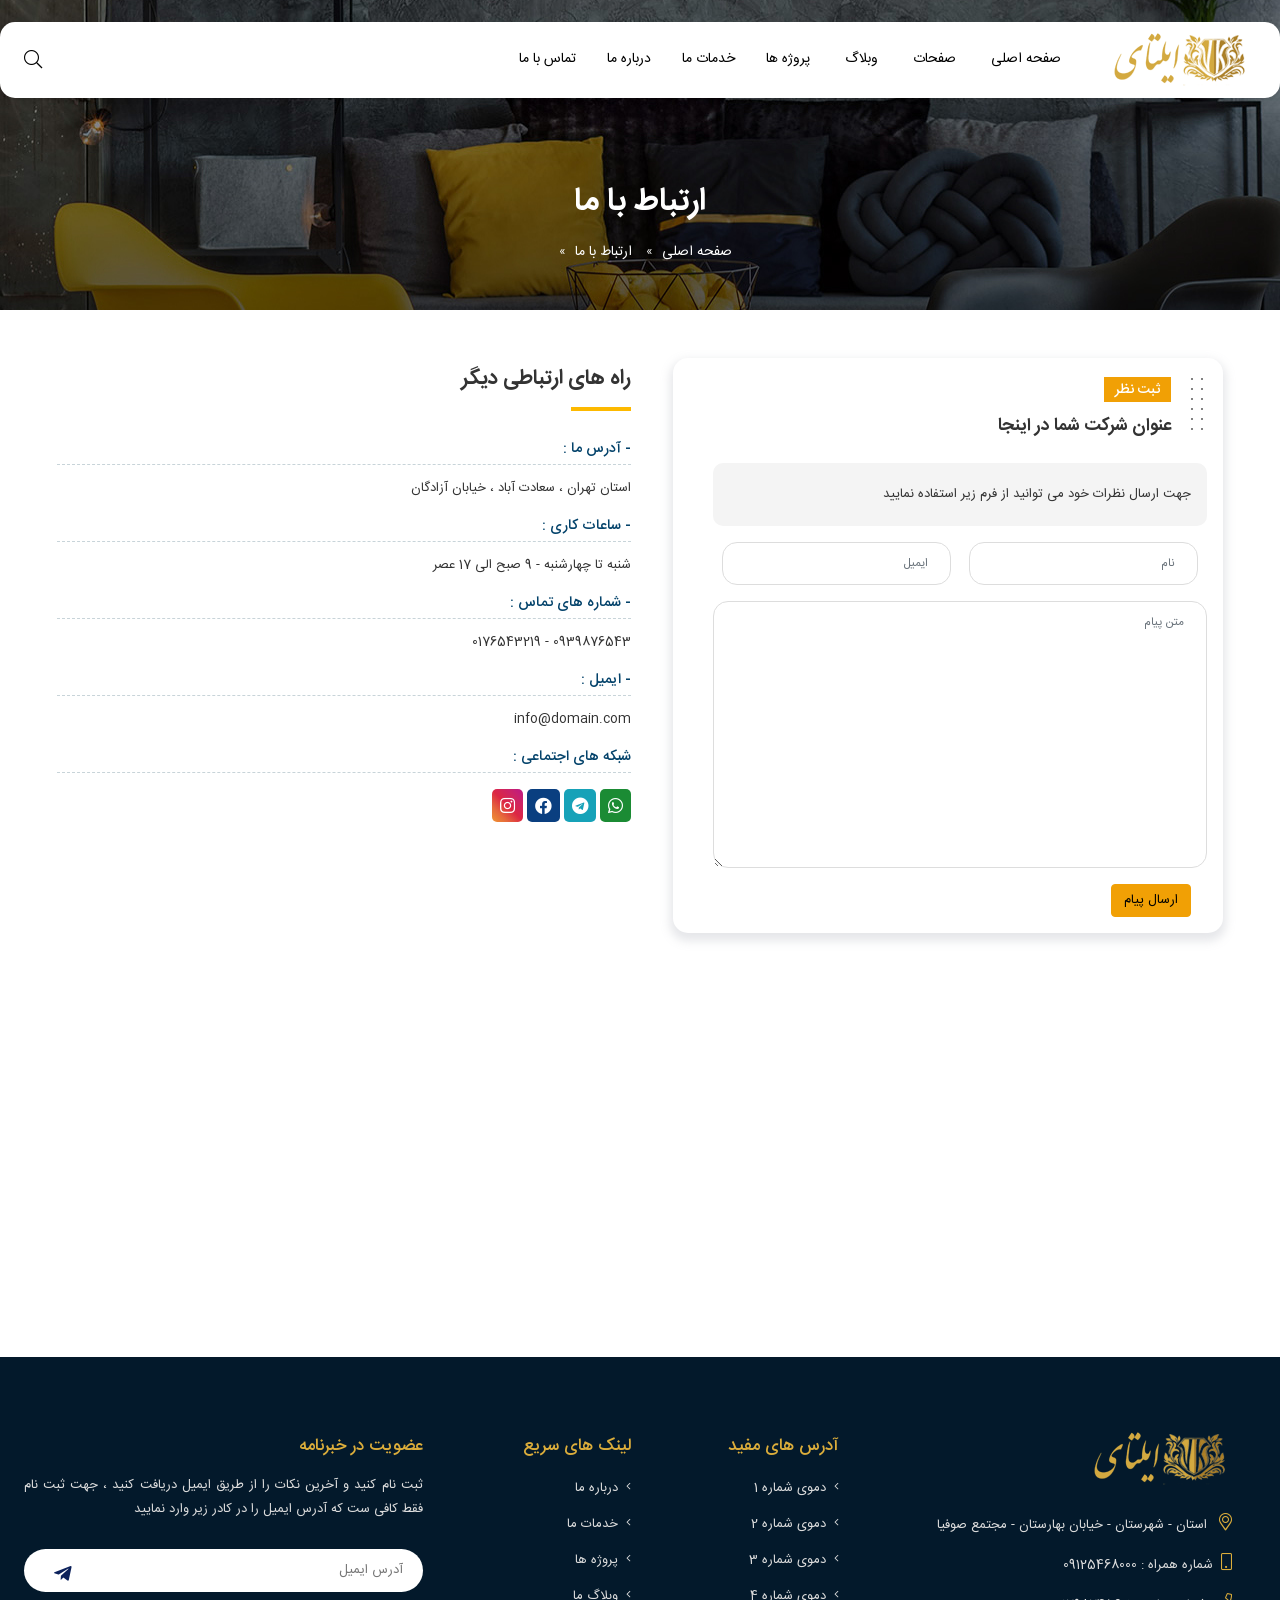
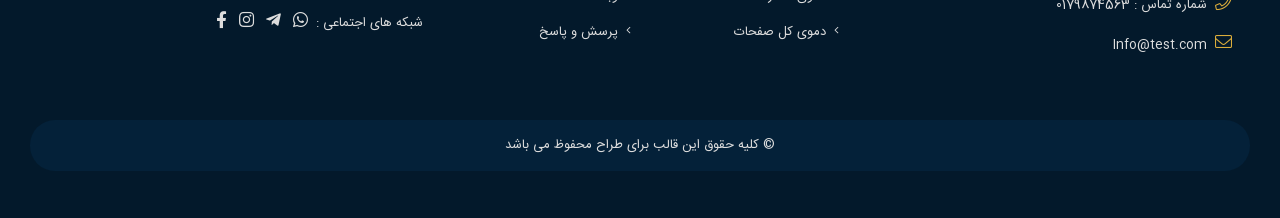
<file: Sample-HTML/Contactus2.html>
﻿<!DOCTYPE html>
<html>
<head>
    <title></title>
    <meta charset="UTF-8">
    <meta http-equiv="X-UA-Compatible" content="IE=edge">
    <meta name="viewport" content="width=device-width, initial-scale=1.0 , maximum-scale=1">

    <link href="Css/Main.css" rel="stylesheet" />
    <link href="Css/Style.css" rel="stylesheet" />
    <link href="Css/Menu-demo4.css" rel="stylesheet" />
</head>
<body>
    <div class="main_wrap">
        <div class="of-site-mask"></div>

        <div class="off-canvas-wrap ">
            <div class="close-off-canvas-wrap">
                <a href="#" id="of-close-off-canvas">
                    <i class="fal fa-times"></i>
                </a>
            </div>
            <div class="off-canvas-inner">
                <div id="of-mobile-nav" class="mobile-menu-wrap">
                    <ul class="mobile-menu">

                        <li>
                            <a href="#">آدرس های مفید<i class="explain-menu fal fa-angle-left"></i></a>
                            <ul class="sub-menu">
                                <li><a href="Index_demo1.html">دموی اصلی 1</a></li>
                                <li><a href="Index_demo2.html">دموی اصلی 2</a></li>
                                <li><a href="Index_demo3.html">دموی اصلی 3</a></li>
                                <li><a href="Index_demo4.html">دموی اصلی 4</a></li>
                            </ul>
                        </li>
                        <li>
                            <a href="#">درباره ما<i class="explain-menu fal fa-angle-left"></i></a>
                            <ul class="sub-menu">
                                <li><a href="Aboutus1.html">درباره ما 1</a></li>
                                <li><a href="Aboutus2.html">درباره ما 2</a></li>
                            </ul>
                        </li>
                        <li>
                            <a href="#">ارتباط با ما<i class="explain-menu fal fa-angle-left"></i></a>
                            <ul class="sub-menu">
                                <li><a href="Contactus1.html">ارتباط ما 1</a></li>
                                <li><a href="Contactus2.html">ارتباط ما 2</a></li>
                            </ul>
                        </li>
                        <li>
                            <a href="#">پرسش و پاسخ<i class="explain-menu fal fa-angle-left"></i></a>
                            <ul class="sub-menu">
                                <li><a href="Faq1.html">پرسش و پاسخ 1</a></li>
                                <li><a href="Faq2.html">پرسش و پاسخ 2</a></li>
                            </ul>
                        </li>
                        <li>
                            <a href="#">تیم ما<i class="explain-menu fal fa-angle-left"></i></a>
                            <ul class="sub-menu">
                                <li><a href="Ourteam.html">اعضای تیم</a></li>
                                <li><a href="Ourteam_details.html">جزئیات تیم</a></li>
                            </ul>
                        </li>
                        <li>
                            <a href="#">خدمات ما<i class="explain-menu fal fa-angle-left"></i></a>
                            <ul class="sub-menu">
                                <li><a href="Service1.html">خدمات ما 1 </a></li>
                                <li><a href="Service2.html">خدمات ما 2</a></li>
                            </ul>
                        </li>
                        <li>
                            <a href="#">وبلاگ<i class="explain-menu fal fa-angle-left"></i></a>
                            <ul class="sub-menu">
                                <li><a href="blog_grid.html">وبلاگ جدولی </a></li>
                                <li><a href="blog_list.html">وبلاگ لیستی</a></li>
                                <li><a href="blog_destails.html">جزئیات وبلاگ</a></li>
                            </ul>
                        </li>
                        <li>
                            <a href="#">پروژه ها<i class="explain-menu fal fa-angle-left"></i></a>
                            <ul class="sub-menu">
                                <li><a href="Portfoilo1.html">نمونه پروژه 1 </a></li>
                                <li><a href="Portfoilo2.html">نمونه پروژه 2 </a></li>
                                <li><a href="Portfoilo3.html">نمونه پروژه 3 </a></li>
                                <li><a href="Portfoilo_details.html">جزئیات پروژه</a></li>
                            </ul>
                        </li>
                        <li><a href="404.html">صفحه 404</a></li>
                        <li><a href="Login.html">صفحه ورود عضویت</a></li>
                        <li><a href="Blank_page.html">صفحه خالی</a></li>

                    </ul>
                </div>
            </div>
        </div>

        <header class="main_header wide_header">
            <div class="header_container">

                <div class="menu_wrapper menu_sticky">
                    <div class="container p_relative bg-white radius15 py-2 shadow-sm mobnav">
                        <div id="navigation" class="of-drop-down of-main-menu" role="navigation">
                            <ul class="menu">
                                <li class="ml-3">
                                    <a href="#" class="current">
                                        <img src="Img/Logo.png" />
                                    </a>
                                </li>

                                <li class="has_sub ">
                                    <a href="#">صفحه اصلی</a>
                                    <div class="second">
                                        <div class="inner">
                                            <ul>
                                                <li><a href="Index_demo1.html">صفحه اصلی دمو 1</a></li>
                                                <li><a href="Index_demo2.html">صفحه اصلی دمو 2</a></li>
                                                <li><a href="Index_demo3.html">صفحه اصلی دمو 3</a></li>
                                                <li><a href="Index_demo4.html">صفحه اصلی دمو 4</a></li>
                                            </ul>
                                        </div>
                                    </div>
                                </li>

                                <li class="has_sub narrow">
                                    <a href="#">صفحات</a>

                                    <div class="second">
                                        <div class="inner">
                                            <ul>
                                                <li class="sub">
                                                    <a href="#" class=""><i class="q_menu_arrow fal fa-angle-left"></i>درباره ما</a>
                                                    <ul>
                                                        <li><a href="Aboutus1.html">درباره ما 1</a></li>
                                                        <li><a href="Aboutus2.html">درباره ما 2</a></li>
                                                    </ul>
                                                </li>
                                                <li class="sub">
                                                    <a href="#" class=""><i class="q_menu_arrow fal fa-angle-left"></i>ارتباط با ما</a>
                                                    <ul>
                                                        <li><a href="Contactus1.html">ارتباط با ما 1</a></li>
                                                        <li><a href="Contactus2.html">ارتباط با ما 2</a></li>
                                                    </ul>
                                                </li>
                                                <li class="sub">
                                                    <a href="#" class=""><i class="q_menu_arrow fal fa-angle-left"></i>پرسش و پاسخ </a>
                                                    <ul>
                                                        <li><a href="Faq1.html">پرسش و پاسخ 1</a></li>
                                                        <li><a href="Faq2.html">پرسش و پاسخ 2</a></li>
                                                    </ul>
                                                </li>

                                                <li class="sub">
                                                    <a href="#" class=""><i class="q_menu_arrow fal fa-angle-left"></i>تیم ما</a>
                                                    <ul>
                                                        <li><a href="Ourteam.html">اعضای تیم</a></li>
                                                        <li><a href="Ourteam_details.html">جزئیات تیم ما</a></li>
                                                    </ul>
                                                </li>
                                                <li class="sub">
                                                    <a href="#" class=""><i class="q_menu_arrow fal fa-angle-left"></i>خدمات ما</a>
                                                    <ul>
                                                        <li><a href="Service1.html">خدمات ما 1</a></li>
                                                        <li><a href="Service2.html">خدمات ما 2</a></li>
                                                    </ul>
                                                </li>

                                                <li><a href="404.html">صفحه 404</a></li>
                                                <li><a href="Login.html">صفحه ورود عضویت</a></li>
                                                <li><a href="Blank_page.html">صفحه خالی</a></li>
                                            </ul>
                                        </div>
                                    </div>
                                </li>



                                <li class="has_sub ">
                                    <a href="#">وبلاگ</a>
                                    <div class="second">
                                        <div class="inner">
                                            <ul>
                                                <li>
                                                    <a href="blog_list.html">وبلاگ لیستی</a>
                                                </li>
                                                <li>
                                                    <a href="blog_grid.html">وبلاگ جدولی</a>
                                                </li>

                                                <li>
                                                    <a href="blog_destails.html">جزئیات وبلاگ</a>
                                                </li>

                                            </ul>
                                        </div>
                                    </div>
                                </li>

                                <li class="has_sub narrow">
                                    <a href="#">پروژه ها</a>

                                    <div class="second">
                                        <div class="inner">
                                            <ul>

                                                <li><a href="Portfoilo1.html">نمونه پروژه 1</a></li>
                                                <li><a href="Portfoilo2.html">نمونه پروژه 2</a></li>
                                                <li><a href="Portfoilo3.html">نمونه پروژه 3</a></li>
                                                <li><a href="Portfoilo_details.html">جزئیات پروژه</a></li>
                                            </ul>
                                        </div>
                                    </div>
                                </li>

                                <li><a href="Service2.html">خدمات ما</a></li>
                                <li><a href="Aboutus2.html">درباره ما</a></li>
                                <li><a href="Contactus2.html">تماس با ما</a></li>

                            </ul>
                        </div>
                        <div class="m_search align-self-center pt-md-1 pt-2"><i class="fal fa-search"></i></div>
                        <div class="is-show mobile-nav-button">
                            <img src="Img/Logo.png" />
                            <a id="of-trigger" class="icon-wrap pr-3 pt-2" href="#"> <i class="fal fa-bars"></i></a>
                        </div>
                        <form class="search_wrap mt-lg-0" id="ajax-form-search" method="get" action="">

                            <input type="text" id="search-form-text" class="search-field" value="" name="s" placeholder="کلید واژه مورد نظر ...">
                            <button><i class="fal fa-search"></i></button>

                            <input type="hidden" name="post_type" value="product">
                            <div id="ajax-search-result"></div>
                        </form>
                    </div>
                </div>
            </div>
        </header>

        <div class="clearfix"></div>


        <section class="banner_area">
            <div class="container">
                <h1 class="text-white IRANSans_Bold">ارتباط با ما</h1>
                <div class="breadcrumb_content">
                    <ul>
                        <li><a href="#">صفحه اصلی</a></li>
                        <li><a href="#">ارتباط با ما</a></li>
                    </ul>
                </div>
            </div>
        </section>

        <section class="container p-md-5 p-4 ">

            <div class="row">
                <div class="col-md-6 mb-5 brcontact">
                    <div class="box p-3 ml-4 radius15">
                        <div class="d-flex flex-row mb-3">
                            <div class="Dottedstocol ml-3"></div>
                            <div class="singletitle">
                                <span>ثبت نظر</span>
                                <h1 class="text-right">عنوان شرکت شما در اینجا</h1>
                            </div>
                        </div>

                        <div class="position-relative pl-4">
                            <p class="mb-3 bg-light p-3 radius10">جهت ارسال نظرات خود می توانید از فرم زیر استفاده نمایید</p>
                            <div class="row">
                                <div class="col-md-6">
                                    <input type="text" class="form-control mb-3" placeholder="نام">
                                </div>
                                <div class="col-md-6">
                                    <input type="email" class="form-control mb-3" placeholder="ایمیل">
                                </div>
                            </div>
                            <form class="contact-form">

                                <textarea class="form-control mb-3" cols="60" rows="9" placeholder="متن پیام"></textarea>
                                <button type="submit" class="btn btn-warning text-dark mr-3">ارسال پیام</button>
                            </form>
                        </div>

                    </div>
                </div>

                <div class="col-md-6 mb-5">

                    <h3 class="IRANSans_Bold mb-2">راه های ارتباطی دیگر</h3>
                    <div class="line_bottom mb-4"></div>
                    <div class="contact-block mb-2">
                        <h4> - آدرس ما : </h4>

                        <p>
                            استان تهران ، سعادت آباد ، خیابان آزادگان
                        </p>

                    </div>

                    <div class="contact-block mb-2">
                        <h4> - ساعات کاری :</h4>
                        <p>
                            <span>شنبه تا چهارشنبه -</span>
                            <span>9 صبح الی 17 عصر</span>
                        </p>

                    </div>

                    <div class="contact-block mb-2">
                        <h4> - شماره های تماس :</h4>
                        <p>
                            <span>0939876543</span> -
                            <span>0176543219</span>
                        </p>
                    </div>

                    <div class="contact-block mb-2">
                        <h4>- ایمیل :</h4>
                        <p>info@domain.com  </p>
                    </div>
                    <div class="social mb-2">
                        <h4>شبکه های اجتماعی :</h4>
                        <div class="pt-2">
                            <a href="#"><i class="fab fa-whatsapp p-2 bg-success text-white"></i></a>
                            <a href="#"><i class="fab fa-telegram p-2 bg-info text-white"></i></a>
                            <a href="#"><i class="fab fa-facebook p-2 bg-facebook text-white"></i></a>
                            <a href="#"><i class="fab fa-instagram p-2 bg-insta text-white"></i></a>
                        </div>
                    </div>
                </div>
            </div>
            <div class="row">
                <div class="col-lg-12 contact-block mb-3">
                    <iframe src="https://www.google.com/maps/embed?pb=!1m18!1m12!1m3!1d101637.20058196294!2d55.12445659536889!3d37.24385138392286!2m3!1f0!2f0!3f0!3m2!1i1024!2i768!4f13.1!3m3!1m2!1s0x3f82bf0f3681aac1%3A0xb8eacc0ae01e8b94!2sQabus%20Ibn%20Voshmgir%20Tower!5e0!3m2!1sen!2s!4v1611689478637!5m2!1sen!2s" class="radius15" width="100%" height="250" frameborder="0" style="border:0;" allowfullscreen="" aria-hidden="false" tabindex="0"></iframe>
                </div>
            </div>
        </section>

        <footer class="mt-5 pt-5 pb-2">
            <div class="container py-4">
                <div class="row">
                    <div class="col-xl-4 col-md-6 mb-3">
                        <div class="pr-xl-4 mb-2 text-right address">
                            <img src="Img/Logo.png" class="img-fluid mb-4" />

                            <p class="mb-3"><i class="fal fa-map-marker-alt ml-2"></i> استان - شهرستان - خیابان بهارستان - مجتمع صوفیا </p>
                            <p class="mb-3"><i class="fal fa-mobile ml-2"></i>شماره همراه : 09125468000</p>
                            <p class="mb-3"><i class="fal fa-phone ml-2"></i>شماره تماس : 0179874563</p>
                            <p class="mb-3"><i class="fal fa-envelope ml-2"></i>Info@test.com</p>
                        </div>
                    </div>
                    <div class="col-xl-2 col-md-6 mb-3">
                        <h3>آدرس های مفید</h3>
                        <ul>

                            <li>
                                <a href="Index_demo1.html"><i class="fal fa-angle-left ml-2"></i>دموی شماره 1</a>
                            </li>
                            <li>
                                <a href="Index_demo2.html"><i class="fal fa-angle-left ml-2"></i>دموی شماره 2</a>
                            </li>
                            <li>
                                <a href="Index_demo3.html"><i class="fal fa-angle-left ml-2"></i>دموی شماره 3</a>
                            </li>
                            <li>
                                <a href="Index_demo4.html"><i class="fal fa-angle-left ml-2"></i>دموی شماره 4</a>
                            </li>
                            <li>
                                <a href="Demo.html"><i class="fal fa-angle-left ml-2"></i>دموی کل صفحات</a>
                            </li>
                        </ul>
                    </div>
                    <div class="col-xl-2 col-md-6 mb-3">
                        <h3>لینک های سریع </h3>
                        <ul>
                            <li>
                                <a href="Aboutus2.html"><i class="fal fa-angle-left ml-2"></i>درباره ما</a>
                            </li>

                            <li>
                                <a href="Service1.html" ><i class="fal fa-angle-left ml-2"></i>خدمات ما</a>
                            </li>
                            <li>
                                <a href="Portfoilo1.html"><i class="fal fa-angle-left ml-2"></i>پروژه ها</a>
                            </li>

                            <li>
                                <a href="blog_grid.html"><i class="fal fa-angle-left ml-2"></i>وبلاگ ما</a>
                            </li>
                            <li>
                                <a href="Faq2.html"><i class="fal fa-angle-left ml-2"></i>پرسش و پاسخ</a>
                            </li>
                        </ul>

                    </div>

                    <div class="col-xl-4 col-md-6 mb-3">
                        <h3>عضویت در خبرنامه</h3>
                        <p> ثبت نام کنید و آخرین نکات را از طریق ایمیل دریافت کنید ، جهت ثبت نام فقط کافی ست که آدرس ایمیل را در کادر زیر وارد نمایید</p>
                        <form class="newsletter p_relative mt-3">
                            <input type="text" placeholder="آدرس ایمیل">
                            <button class="submit_btn" type="submit"><i class="fab fa-telegram-plane"></i></button>
                        </form>
                        <ul class="fo_social mt-3 float-right">
                            <li class="round-btn btn-whatsapp">
                                <span>شبکه های اجتماعی :</span>

                            </li>
                            <li class="round-btn btn-whatsapp">
                                <a href="#"><i class="fab fa-whatsapp m-1 fa-2x" aria-hidden="true"></i></a>

                            </li>
                            <li class="round-btn btn-telegram">
                                <a href="#"><i class="fab fa-telegram-plane  m-1 fa-2x" aria-hidden="true"></i></a>
                            </li>
                            <li class="round-btn btn-instagram">
                                <a href="#"><i class="fab fa-instagram m-1 fa-2x" aria-hidden="true"></i></a>
                            </li>
                            <li class="round-btn btn-facebook">
                                <a href="#"><i class="fab fa-facebook-f m-1 fa-2x"></i></a>
                            </li>
                        </ul>
                    </div>
                </div>

                <div class="row pt-3">
                    <div class="container-fluid">
                        <div class="copyright">© کلیه حقوق این قالب برای طراح محفوظ می باشد </div>
                    </div>
                </div>
            </div>
        </footer>

    </div>

    <script src="Js/jquery.min.js"></script>
    <script src="Js/bootstrap.min.js"></script>
    <script src="Js/Custom.js"></script>
    <script src="Js/Menu.js"></script>
</body>
</html>
</file>
<file: Sample-HTML/Css/Style.css>
﻿
@font-face {
    font-family: "IRANSans";
    src: url("../Fonts/IRANSansWeb(FaNum).eot"); /* IE9 Compat Modes */
    src: url("../Fonts/IRANSansWeb(FaNum).eot?#iefix") format("embedded-opentype"), /* IE6-IE8 */
    url("../Fonts/IRANSansWeb(FaNum).ttf") format("truetype"), /* Safari, Android, iOS */
    url("../Fonts/IRANSansWeb(FaNum).woff") format("woff"), /* Modern Browsers */
    url("../Fonts/IRANSansWeb(FaNum).woff2") format("woff2"); /* Modern Browsers */
    font-weight: normal;
    font-style: normal;
}

@font-face {
    font-family: "IRANSans_Light";
    src: url("../Fonts/IRANSansWeb(FaNum)_Light.eot"); /* IE9 Compat Modes */
    src: url("../Fonts/IRANSansWeb(FaNum)_Light.eot?#iefix") format("embedded-opentype"), /* IE6-IE8 */
    url("../Fonts/IRANSansWeb(FaNum)_Light.ttf") format("truetype"), /* Safari, Android, iOS */
    url("../Fonts/IRANSansWeb(FaNum)_Light.woff") format("woff"), /* Modern Browsers */
    url("../Fonts/IRANSansWeb(FaNum)_Light.woff2") format("woff2"); /* Modern Browsers */
    font-weight: normal;
    font-style: normal;
}

@font-face {
    font-family: "IRANSans_Medium";
    src: url("../Fonts/IRANSansWeb(FaNum)_Medium.eot"); /* IE9 Compat Modes */
    src: url("../Fonts/IRANSansWeb(FaNum)_Medium.eot?#iefix") format("embedded-opentype"), /* IE6-IE8 */
    url("../Fonts/IRANSansWeb(FaNum)_Medium.ttf") format("truetype"), /* Safari, Android, iOS */
    url("../Fonts/IRANSansWeb(FaNum)_Medium.woff") format("woff"), /* Modern Browsers */
    url("../Fonts/IRANSansWeb(FaNum)_Medium.woff2") format("woff2"); /* Modern Browsers */
    font-weight: normal;
    font-style: normal;
}

@font-face {
    font-family: "IRANSans_Bold";
    src: url("../Fonts/IRANSansWeb(FaNum)_Bold.eot"); /* IE9 Compat Modes */
    src: url("../Fonts/IRANSansWeb(FaNum)_Bold.eot?#iefix") format("embedded-opentype"), /* IE6-IE8 */
    url("../Fonts/IRANSansWeb(FaNum)_Bold.ttf") format("truetype"), /* Safari, Android, iOS */
    url("../Fonts/IRANSansWeb(FaNum)_Bold.woff") format("woff"), /* Modern Browsers */
    url("../Fonts/IRANSansWeb(FaNum)_Bold.woff2") format("woff2"); /* Modern Browsers */
    font-weight: normal;
    font-style: normal;
}




article, aside, details, figcaption, figure, footer, header, nav, section, summary {
    display: block;
    margin: 0;
    padding: 0;
}

a, abbr, acronym, address, applet, article, aside, audio, b, big, blockquote, body, canvas, caption, center, cite, code, dd, del, details, dfn, div, dl, dt, em, embed, fieldset, figcaption, figure, footer, form, h1, h2, h3, h4, h5, h6, header, hgroup, html, i, iframe, img, ins, kbd, label, legend, li, mark, menu, nav, object, ol, output, p, pre, q, ruby, s, samp, section, small, span, strike, strong, sub, summary, sup, table, tbody, td, tfoot, th, thead, time, tr, tt, u, ul, var, video {
    margin: 0;
    padding: 0;
    border: 0;
}

* {
    -webkit-box-sizing: border-box;
    -moz-box-sizing: border-box;
    outline: 0;
    box-sizing: border-box;
}

img {
    border: none;
    text-decoration: none;
    outline: none;
    max-width: 100%;
    height: auto;
}

input:focus, select:focus, textarea:focus, button:focus {
    outline: none;
}

img[class*="align"] {
    height: auto;
    max-width: 100%;
}

img.size-full, img.size-large, img.header-image {
    max-width: 100%;
    height: auto;
    display: block;
}

.aligncenter, div.aligncenter {
    display: block !important;
    margin-left: auto !important;
    margin-right: auto;
}

a img.aligncenter {
    display: block;
    margin-left: auto;
    margin-right: auto;
    margin-bottom: 24px;
}

nav, ul, ol li, li {
    list-style: none;
    margin: 0;
    padding: 0;
}

i {
    font-style: normal;
}


a {
    color: #2b2626;
    text-decoration: none;
}

    a:hover {
        text-decoration: none;
    }

h1, h2, h3, h4, h5, h6 {
    /*font-family: IRANSans_Medium, Tahoma;*/
    margin: 0;
    padding: 0;
    line-height: 2em;
}

.clear, .clearfix {
    clear: both;
}

    .clear:after, .clear:before, .clearfix:after, .clearfix:before {
        content: '';
        display: block;
        clear: both;
    }

.radius10 {
    border-radius: 10px;
}

.radius15 {
    border-radius: 15px;
}

.radius20 {
    border-radius: 20px;
}

.radius25 {
    border-radius: 55px;
}



.IRANSans {
    font-family: IRANSans;
}

.IRANSans_Light {
    font-family: IRANSans_Light;
}

.IRANSans_Medium {
    font-family: IRANSans_Medium;
}

.IRANSans_Bold {
    font-family: IRANSans_Bold;
}


body {
    direction: rtl;
    font-size: 13px;
    font-family: IRANSans;
    text-align: right;
    color: #333;
    margin: 0;
    padding: 0;
    background-color: #fff;
    overflow-x: hidden;
    line-height: 2.4;
}


.bg-cudark {
    background-color: #010910;
}

.currentlnk {
    color: #dbad3b !important;
}

/*#owl-mainslider .item img {
    max-height: 500px;
    width: 100%;
}*/


#owl-mainslider .owl-prev, #owl-mainslider .owl-next {
    top: 40%;
}


#owl-mainslider .owl-prev, #owl-mainslider .owl-next {
    position: absolute;
    font-size: 27px;
    background-color: transparent;
    color: #fff;
    font-family: 'Font Awesome 5 Pro';
    /*top: 50%;*/
    margin: 0 50px;
}

#owl-mainslider .owl-next {
    right: -1rem;
}

#owl-mainslider .owl-prev {
    left: -1rem;
}


    #owl-mainslider .owl-prev:after {
        font-family: 'Font Awesome 5 Pro';
        content: "\f053";
        font-size: 27px;
        font-style: normal;
    }

#owl-mainslider .owl-next:before {
    font-family: 'Font Awesome 5 Pro';
    content: "\f054";
    font-size: 27px;
    font-style: normal;
}


.box {
    /*-ms-border-radius: 15px;
    -moz-border-radius: 15px;
    -webkit-border-radius: 15px;
    border-radius: 20px;*/
    -ms-box-shadow: 0px 5px 10px 3px rgba(154, 161, 171, 0.25);
    -moz-box-shadow: 0px 5px 10px 3px rgba(154, 161, 171, 0.25);
    -webkit-box-shadow: 0px 5px 10px 3px rgba(154, 161, 171, 0.25);
    box-shadow: 0px 5px 10px 3px rgba(154, 161, 171, 0.25);
    background-color: #fff;
    position: relative;
}

h3.title {
    font-size: 1.75rem;
}

h3.bt-center::after {
    content: '';
    width: 80px;
    height: 4px;
    background-color: #fdb900;
    display: block;
    margin-top: 0.2em !important;
    margin: 0 auto;
    margin-top: 0px;
}

.Service h2 {
    color: #000;
    font-size: 1rem;
}


.line_bottom {
    width: 60px;
    height: 4px;
    background: #fdb900;
    display: block;
    margin-bottom: 10px;
}


.Service .d-flex {
    -webkit-box-shadow: 0px 30px 50px 0px rgba(31, 45, 48, 0.1);
    box-shadow: 0px 30px 50px 0px rgba(31, 45, 48, 0.1);
}


/*.breadcrumb_content {
z-index:100
}*/


.breadcrumb_content {
    color: #fff;
    font-size: 14px;
}

    .breadcrumb_content ul li {
        display: inline-block !important;
        /*padding-right:10px*/
    }

        .breadcrumb_content ul li a {
            color: #fff;
        }

            .breadcrumb_content ul li a::after {
                content: "»";
                /*font-family: 'Font Awesome Pro';*/
                display: inline-block;
                font-size: 12px;
                line-height: 15px;
                vertical-align: middle;
                margin: 10px;
            }

footer {
    /*background-color:#1b232c;*/
    background-color: #03192b;
    color: #dddddd;
}

    footer ul li {
        margin-bottom: 0.3rem;
    }

    footer h3 {
        color: #dbad3b;
        font-size: 17px;
        font-family: IRANSans_Medium;
        margin-bottom: 10px;
    }

    footer p {
        font-size: 13px;
        line-height: 24px;
        color: #dddddd;
        text-align: justify;
    }


    footer a {
        color: #dddddd;
    }

    footer .address i {
        font-size: 17px;
        color: #dbad3b;
    }

    footer a:hover {
        text-decoration: none;
        color: #e3b031;
    }


    footer .fa-2x {
        font-size: 1.3em;
    }

.newsletter input[type="text"] {
    width: 100%;
    background: #fff;
    color: #333;
    border: none;
    padding: 6px 20px;
    border-radius: 50px;
    margin-top: 12px;
}

.newsletter .submit_btn {
    background: transparent;
    position: absolute;
    left: 20px;
    border: 0;
    top: 6px;
    font-size: 20px;
    color: #0c215b;
    cursor: pointer !important;
    padding: 10px;
}

.p_relative {
    position: relative;
}

ul.fo_social li {
    display: inline;
}

footer .copyright {
    /*border-top: 1px solid #ccc;*/
    font-size: 13px;
    color: #dddddd;
    padding: 10px;
    text-align: center;
    background: #042139;
    border-radius: 25px;
    margin: 15px 0;
}


/*#owl-customers img{
width:95px
}*/


.about_area {
    position: absolute;
    left: 0;
    bottom: 0;
    z-index: 5;
    height: 450px;
    /*opacity:0.5*/
}

#owl-toparticle {
    z-index: 6;
}

/*.of-main-menu > ul > li > a {
    font-family: IRANSans_Medium;
}*/

@media (max-width:991px) {
    .wapp {
        max-height: 250px;
    }
}

/*@media screen and (max-width:1200px) {
    .container {
        max-width: 90% !important;
    }
}*/

.bkg .bg-package {
    height: 280px !important;
}

.bg-package {
    /*background: url('../Img/packageBg.jpg') no-repeat;
    background-size: cover;*/
    background-image: url("../Img/packageBg.jpg");
    /*height: 50%;*/
    background-position: center;
    background-repeat: no-repeat;
    background-size: cover;
    position: relative;
}

.boxcontent {
    position: relative;
    top: -130px;
    z-index: 20;
}

.hot-posts .grid figure {
    height: 250px !important;
}

.hot-posts h2 {
    font-family: IRANSans_Bold;
    font-size: 1rem;
}

.popup-gallery .effect-ruby img {
    min-height: 233px;
}


.owl-decoproject h3, .owl-outproject h3 {
    font-size: 0.9rem !important;
    font-family: IRANSans_Medium !important;
    line-height: 1.7;
}


/*.owl-decoproject img,.owl-outproject img {
height: 200px!important;
width: 100%;
object-fit: cover;
}*/



.Dottedstocol {
    width: 20px;
    height: 60px;
    background-image: radial-gradient(#818181 1px,transparent 1px);
    -webkit-background-size: 20px 20px;
    background-size: 10px 10px;
    border-radius: 0px;
}


.bg-midblue .Dottedstocol {
    background-image: radial-gradient(#fff 1px,transparent 1px);
}


.singletitle span {
    font-family: IRANSans_Medium;
    background-color: #f1a005;
    padding: 0.1rem 0.7rem;
    color: #fff;
    font-size: 0.86rem;
}

.singletitle h1 {
    font-family: IRANSans_Bold;
    font-size: 1.1rem;
    line-height: 2.3;
}








/*.banner_area h1 {
    font-size: 2.3rem;
}*/



.banner_area {
    /*position: relative;
    z-index: 1;
    overflow: hidden;*/
    padding: 170px 0px 40px;
    background: rgba(0, 0, 0, 0.5) url('../Img/packageBg.jpg') no-repeat center;
    /*transform: translateY(-9.5px);*/
    text-align: center;
}

/*.banner_area .overlay_bg {
    background-position: center 50% !important;
}


.parallax-effect {
    height: 150%;
    z-index: -1;
    opacity: 0.40;
    background-size: cover !important;
    background-position: center top !important;
}

.overlay_bg {
    position: absolute;
    top: 0;
    left: 0;
    width: 100%;
    height: 100%;
    z-index: -1;
}*/




.demo2 #owl-mainslider img {
    width: 100%;
    height: 600px;
    object-fit: cover;
}







@media (max-width:768px) {
    /*.banner_area {
        padding: 40px 0px 100px !important;
    }*/

    #owl-mainslider .owl-prev, #owl-mainslider .owl-next {
        top: 35%;
    }

    #owl-mainslide img {
        min-height: 320px !important;
        object-fit: cover;
        width: 100%;
    }

    .wide_header .menu_wrapper {
        margin: 0 !important;
    }
}



@media (max-width:576px) {
    .banner_area {
        padding: 120px 0px 40px;
    }
}


@media (max-width:480px) {
    #cstm_collapsible {
        font-size: 12px;
    }
}










.contact-block i {
    font-size: 14px;
    background-color: #edf5ff;
    color: #000;
    border-radius: 100%;
    width: 30px;
    height: 30px;
    text-align: center;
    background: #fdb900;
    /*background: linear-gradient(to right, #901ec1 0%, #7450fe 51%, #901ec1 100%);
    background-clip: border-box;
    -webkit-background-clip: text;
    -webkit-text-fill-color: transparent;*/
}

.contact-shape img {
    position: absolute;
}

.contact-block h4, .social h4 {
    font-size: 14px;
    border-bottom: 1px dashed #c8d4d9;
    /*padding-bottom: 8px;*/
    margin-bottom: 8px;
    font-size: 0.9rem;
    font-family: IRANSans_Medium;
    color: #04436b;
}


.social i {
    font-size: 17px;
    border-radius: 5px;
}


#owl-blog.demo3 a {
    color: #fff !important;
}

.blog_style:hover {
    -webkit-transform: translateY(-10px);
    transform: translateY(-10px);
    cursor: pointer;
    -ms-box-shadow: 0px 0px 20px 6px rgba(154, 161, 171, 0.35);
    -moz-box-shadow: 0px 0px 20px 6px rgba(154, 161, 171, 0.35);
    -webkit-box-shadow: 0px 0px 20px 6px rgba(154, 161, 171, 0.35);
    box-shadow: 0px 0px 20px 6px rgba(154, 161, 171, 0.35);
}

    .blog_style:hover h2 a {
        color: #224664;
    }

.blog_style {
    -webkit-transition: .4s;
    transition: .4s;
    -ms-box-shadow: 0px 0px 15px 6px rgba(154, 161, 171, 0.15);
    -moz-box-shadow: 0px 0px 15px 6px rgba(154, 161, 171, 0.15);
    -webkit-box-shadow: 0px 0px 15px 6px rgba(154, 161, 171, 0.15);
    box-shadow: 0px 0px 15px 6px rgba(154, 161, 171, 0.15);
    border-radius: 15px;
}

    .blog_style .card-body {
        padding: 1.3rem !important;
    }

        .blog_style .card-body h2 {
            margin-bottom: 10px;
            /*font-family:IRANSans_Medium*/
        }

        .blog_style .card-body span a {
            background-color: #fdb900;
            padding: 2px 10px;
            border-radius: 15px;
            font-size: 11px;
        }

.comment img {
    width: 33px;
    height: 33px;
}

.title_blog {
    font-size: 19px;
}

/*.radiuscor {
border-top-right-radius: 15px;
border-top-left-radius: 15px;
border-bottom-right-radius: 15px;
}*/

ul.list-unstyled li {
    /*border-bottom:1px dashed #000;*/
    margin-right: 10px;
    margin-bottom: 8px;
    padding-right: 8px;
}

.thumb-post img {
    max-width: 80px;
    margin-bottom: 15px;
    border-radius: 5px;
    object-fit: cover;
}

.thumb-post p {
    line-height: 2;
    font-size: 12px;
    font-family: IRANSans_Medium;
}

.pcolor ul li {
    display: inline-block;
    padding: 3px 10px;
    margin: 4px;
    background-color: #f4f4f4;
    border-radius: 15px;
    font-size: 12px !important;
}

    .pcolor ul li:hover {
        background-color: #cddce7;
    }

.footwave {
    margin: -80px 0;
}


.b-detay span {
    font-size: 0.75rem;
}


.tiltay {
    font-size: 1.25rem !important;
    color: #3c415e !important;
}

.sbox {
    -webkit-transition: .4s;
    transition: .4s;
}

    .sbox:hover {
        -webkit-transform: translateY(-10px);
        transform: translateY(-10px);
        cursor: pointer;
        -ms-box-shadow: 0px 0px 20px 6px rgba(154, 161, 171, 0.18);
        -moz-box-shadow: 0px 0px 20px 6px rgba(154, 161, 171, 0.18);
        -webkit-box-shadow: 0px 0px 20px 6px rgba(154, 161, 171, 0.18);
        box-shadow: 0px 0px 20px 6px rgba(154, 161, 171, 0.18);
    }

.sbox3 {
    -webkit-transform: translateY(-10px);
    transform: translateY(-10px);
    cursor: pointer;
    -ms-box-shadow: 0px 0px 20px 6px rgba(154, 161, 171, 0.18);
    -moz-box-shadow: 0px 0px 20px 6px rgba(154, 161, 171, 0.18);
    -webkit-box-shadow: 0px 0px 20px 6px rgba(154, 161, 171, 0.18);
    box-shadow: 0px 0px 20px 6px rgba(154, 161, 171, 0.18);
}

.portfolio-info {
    /*background-color: #f8f8f8;*/
    padding: 0 20px;
    border-right: 3px solid #f1ac00;
}

    .portfolio-info ul li {
        margin: 6px 0;
        background-color: #f4f4f4;
    }



.metraj span {
    background-color: #fdb900;
    padding: 0px 10px;
    border-radius: 15px;
    font-size: 11px;
}

.portfolio-info i {
    color: #fff;
    padding: 10px;
    background-color: #f1ac00;
}


.w-800 {
    width: 800px;
    height: auto;
}



/*.build-brd {
    background: #fdb900 url('../Img/strip.png') repeat-x;
    height: 15px;
}*/


img.blogimg {
    max-width: 700px;
}



.member img {
    max-width: 500px;
}

.info-member p {
    font-size: 13.5px;
    font-family: IRANSans_Medium;
}


.banner-bui {
    background: url('../Img/other-pic3.jpg') no-repeat scroll 0% 0%;
    position: relative;
    background-attachment: fixed;
    background-position: center;
    background-repeat: no-repeat;
    background-size: cover;
}

    /*.overlay-main {
position: absolute;
left: 0;
top: 0;
width: 100%;
height: 100%;
opacity: 0.7;
background-color: #000;
}*/



    .banner-bui::before {
        content: "";
        position: absolute;
        top: 0;
        left: 0;
        width: 100%;
        height: 100%;
        background-color: #000;
        opacity: .75;
        border-radius: 15px;
    }



    .banner-bui h1 {
        /*text-align: center;*/
        font-family: IRANSans_Bold;
        font-size: 25px;
    }
/*section#counter-stats {
	display: flex;
	justify-content: center;
	margin-top: 100px;
}*/

.stats {
    /*text-align: center;*/
    font-family: IRANSans_Medium;
    font-size: 35px;
    font-weight: 700;
}

    .stats .fal {
        font-size: 28px;
        font-weight: bold;
        margin-top: 22px;
        margin-left: 10px;
    }


@media (min-width:1200px) {
    #owl-mainslider img {
        object-fit: cover;
        min-height: 570px;
    }
}




/*our team 3*/
/*.team-boxed {
  color:#313437;
  background-color:#eef4f7;
}*/

.our-team h2, .our-team h3 {
    color: #263d83;
}

/*.team-boxed p {
  color:#7d8285;
}*/

.team-boxed h2 {
    /*font-weight: bold;*/
    margin-bottom: 40px;
    padding-top: 40px;
    color: inherit;
    font-family: IRANSans_Bold;
}

@media (max-width:767px) {
    .team-boxed h2 {
        margin-bottom: 25px;
        padding-top: 25px;
        font-size: 24px;
    }
}

.team-boxed .intro {
    font-size: 16px;
    max-width: 500px;
    margin: 0 auto;
}

    .team-boxed .intro p {
        margin-bottom: 0;
    }

/*.team-boxed .people {
    padding: 25px 0;
}*/

/*.team-boxed .item {
  text-align:center;
}*/

.team-boxed .box {
    text-align: center;
    padding: 30px;
    background-color: #fff;
    margin-bottom: 30px;
    border-radius: 25px;
    /*box-shadow: 0 .5rem 1rem rgba(0,0,0,.10) !important;*/
    box-shadow: 0 20px 20px rgba(0, 0, 0, .08);
    transition: box-shadow 200ms cubic-bezier(0.02, 0.01, 0.47, 1), transform 200ms cubic-bezier(0.02, 0.01, 0.47, 1);
}

    .team-boxed .box:hover {
        box-shadow: 0 40px 40px rgba(0, 0, 0, .16);
        transform: translate(0, -15px);
        cursor: pointer !important;
    }

.team-boxed .item .name {
    /*font-weight:bold;*/
    margin-top: 20px;
    font-size: 17px;
    /*margin-bottom:8px;*/
    /*color:inherit;*/
    font-family: IRANSans_Bold;
}

.team-boxed .item .title {
    /*text-transform:uppercase;*/
    /*font-weight:bold;*/
    /*color:#d0d0d0;*/
    /*letter-spacing:2px;*/
    /*font-size:13px;*/
}

.team-boxed .item .description {
    /*font-size:15px;*/
    margin-top: 15px;
    margin-bottom: 5px;
}

/*.team-boxed .item img {
    width: 100px;
    height: 100px;
    box-shadow: 0 0 10px -3px rgba(0,0,0,.1);
    padding: 3px;
}*/

.team-boxed .social {
    font-size: 20px;
    /*background-color: #fcc704;*/
    /*border-radius: 5px;*/
}

    .team-boxed .social a {
        color: #000 !important;
        /*margin: 0 2px;*/
        display: inline-block;
        opacity: 0.9;
    }

        .team-boxed .social a:hover {
            opacity: 1;
        }


.bg-insta {
    background: #f09433;
    background: -moz-linear-gradient(45deg, #f09433 0%, #e6683c 25%, #dc2743 50%, #cc2366 75%, #bc1888 100%);
    background: -webkit-linear-gradient(45deg, #f09433 0%,#e6683c 25%,#dc2743 50%,#cc2366 75%,#bc1888 100%);
    background: linear-gradient(45deg, #f09433 0%,#e6683c 25%,#dc2743 50%,#cc2366 75%,#bc1888 100%);
    filter: progid:DXImageTransform.Microsoft.gradient( startColorstr='#f09433', endColorstr='#bc1888',GradientType=1 );
}


.bg-facebook {
    background-color: #0a3f80;
}

/*.portfolio-col img {
    width: 260px;
    height: auto;

}*/

.portfolio-info img {
    max-width: 280px;
}

.b-info span {
    font-size: 30px;
    font-family: IRANSans_Bold;
    color: #fdb900;
}

.b-info p {
    font-size: 15px;
    color: #fff;
}


.blog-list img, .blog_style img {
    height: 220px;
    width: 100%;
    object-fit: cover;
}

.blog-list h3, .blog-grid h3 {
    font-size: 1.1rem;
    /*font-weight: 700;*/
    line-height: 1.7;
    }


 .blog-grid .demo3 h3 a {
    font-size:0.95rem!important;
    color:#eece93 !important;
    font-family:IRANSans_Medium
}
 .blog-grid .demo3 p {
    font-size:0.75rem!important;
    color:#fff!important;
}
    /*.blog-list .row {
    border-bottom: 1px dashed #c3c5c6;
}*/

    .blog-grid h3.bt-center {
        font-size: 1.4rem;
    }

.blog-grid #owl-blog h3, .blog_style h3, #owl-customershoz h3 {
    font-size: 1rem;
    font-family: IRANSans_Bold;
    line-height: 1.7;
}


.blog-list span {
    font-size: 12px;
}

.blog-list a.btn {
    border-radius: 15px;
    font-size: 11px;
}

#cstm_collapsible .collapsible {
    background-color: #fff;
    color: #444;
    cursor: pointer;
    padding: 4px 10px;
    width: 100%;
    text-align: right;
    border: none;
    outline: none;
    transition: 0.4s;
    border-bottom: 1px dashed #d9d7da;
    border-radius: 25px;
    margin-bottom: 5px;
}

    #cstm_collapsible .collapsible:before {
        content: '\002B';
        color: #000;
        font-size: 14px;
        float: right;
        margin-left: 5px;
        transition: all 0.4s;
        font-weight: bold;
        padding: 0px 9px;
        background-color: #ffce1f;
        border-radius: 100%;
        line-height: 2;
    }

#cstm_collapsible .active:before {
    content: "\2212";
    transform: rotate(180deg);
    transition: all 0.4s;
}

#cstm_collapsible .content {
    padding: 0 20px;
    background-color: #fafafa;
    border-radius: 25px;
    overflow: hidden;
    max-height: 0;
    transition: max-height 0.2s ease-out;
}


.faq h3 {
    font-size: 0.9rem;
    margin-bottom: 5px;
    font-family: IRANSans_Medium;
}

.faq p {
    font-size: 12px;
}

.faq ul li {
    margin-bottom: 15px;
}

.faq {
    max-height: 400px;
    overflow-y: scroll;
    scrollbar-color: #000 #e0e0e0;
    scrollbar-width: thin;
}

    .faq::-webkit-scrollbar {
        width: 10px;
    }

    .faq::-webkit-scrollbar-track {
        background-color: darkgrey;
    }

    .faq::-webkit-scrollbar-thumb {
        box-shadow: inset 0 0 6px rgba(0, 0, 0, 0.3);
    }

.faq-img img {
    height: 480px;
    width: auto;
    object-fit: cover;
}

.Service2 i {
    font-size: 36px;
    margin-bottom: 10px;
}

.Service2 h3 {
    font-size: 1rem;
}

.nav-tabs .nav-link {
    color: #fff;
}

.service-price h1 {
    font-size: 2rem;
    font-family: IRANSans_Bold;
}

.service-price .card {
    border-top: 4px solid #fdb900;
    border-bottom: none;
    border-right: none;
    border-left: none;
    border-radius: 25px;
}


.p-404 {
    min-height:450px;
}


    .p-404 h1 {
        font-size: 21px;
        font-family: IRANSans_Bold;
        padding-bottom:15px
    }


@media (max-width:576px) {
    .p-404 h1 {
        font-size:18px;
        font-family: IRANSans_Medium;
    }
}


.coming-soon-info {
    background: url('../Img/news-img1.jpg');
    background-repeat: no-repeat;
    background-position: center;
    background-size: cover;
    /*min-height: calc(100vh - 0px);*/
    min-height: 650px;
    position: relative;
    z-index: 0;
    display: grid;
    padding: 10px 0;
}

    .coming-soon-info:before {
        content: "";
        background: rgba(0,0,0,0.6);
        position: absolute;
        top: 0;
        left: 0;
        bottom: 0;
        right: 0;
        z-index: -1;
    }

.header {
    align-items: center;
}

.coming-soon-info .coming-back {
    margin: 80px auto 60px;
    max-width: 600px;
    text-align: center;
    padding: 1em 0;
}

.coming-soon-info h1 {
    font-size: 50px;
    color: #ff9800;
    font-family: IRANSans_Bold;
    font-weight: 800;
}

.countdown {
    margin: auto;
    display: table;
    font-size: 16px;
    font-weight: 500;
}

.coming-soon-info .number {
    font-family: IRANSans_Bold;
}

.coming-soon-info .countdown > div {
    float: left;
    /*min-width:100px;*/
    margin: 40px 10px 0 0;
    font-size: 40px;
    line-height: 70px;
    /*font-weight: 700;*/
    color: #fff;
    padding: 0px 15px;
}

    .coming-soon-info .countdown > div:last-child {
        border-right: none;
    }

.coming-soon-info .countdown span {
    position: relative;
    display: block;
    font-size: 14px;
    line-height: 28px;
    text-align: center;
    color: #eee;
}

.coming-soon-info input[type="text"] {
    padding: 1em 1.5em;
    border: solid 1px #ffffff;
    width: 88%;
    margin-right: 10px;
    font-size: 12px;
    color: #999999;
    outline: none;
    display: inline-block;
    background: #ffffff;
    border-top-right-radius: 6px;
    border-bottom-right-radius: 6px;
}

.coming-soon-info form {
    max-width: 500px;
    margin: 0 50px;
    margin-top: 40px;
    display: flex;
}

.coming-soon-info button {
    color: #fff;
    padding: 0 1em;
    font-size: 17px;
    text-align: center;
    cursor: pointer;
    text-decoration: none;
    background: #ff9800;
    border: 1px solid #ff9800;
    transition: 0.3s all;
    border-top-left-radius: 6px;
    border-bottom-left-radius: 6px;
}

    .coming-soon-info button:hover {
        background: #e98c03;
    }


.cati-blog ul li a:hover {
    color: #0058a5;
}

.y-right {
    border-right: 5px solid #fdb900;
}

.po1.hot-posts h2 {
    font-family: IRANSans;
    font-size: 0.9rem;
}

.po1 figure.effect-zoe p {
    font-size: 100%;
    font-family: IRANSans_Medium;
}

.po2 figure.effect-ruby h2 {
    margin-top: 25%;
}

.po2.hot-posts h2, .po3.hot-posts h2 {
    font-family: IRANSans_Medium;
    font-size: 1rem;
}

.po2 figure.effect-ruby {
    background-color: rgba(0,0,0,1);
    border-radius: 15px;
}

.po3 figure.effect-bubba {
    background: rgba(0, 0, 0, 0.95);
}

.po3 .content-details h2 {
    color: #ffb600;
}

.po3 .content .content-overlay {
    background: rgba(5, 13, 34, 0.75);
}




/*.po3 figure.effect-bubba figcaption::before {
    border-top: 1px solid #ffb600;
    border-bottom: 1px solid #ffb600;
}

.po3 figure.effect-bubba figcaption::after {
    border-right: 1px solid #ffb600;
    border-left: 1px solid #ffb600;
}*/


.d2-service h2 {
    font-size: 15px;
    font-family: IRANSans_Bold;
}

#owl-blog img {
    height: 225px;
}

#owl-blog img {
    height: 200px;
}



/*----For Demo-----*/

.card__image {
    height: 500px;
    overflow: hidden;
    /*width: 100%;*/
}

    .card__image img {
        object-fit: cover;
        overflow: hidden;
        transition: transform 2s ease-in-out;
        /*width: 100%;*/
    }

    .card__image:hover img {
        transform: translateY(calc(-100% + 500px));
        transition: transform 4s ease-in-out;
        cursor: pointer;
    }

.demo h3.bt-center::after {
    width: 150px;
    margin-top: .8em !important;
}



















@media screen and (max-width:768px) {
    .coming-soon-info h1 {
        font-size: 28px;
    }

    .coming-soon-info .number {
        font-size: 35px;
    }

    .coming-soon-info .countdown > div {
        min-width: unset;
        padding: unset;
        margin: 40px 30px 0 0;
    }

    .coming-soon-info form {
        margin: 30px 20px;
    }

    .coming-soon-info form {
        height: 60px;
    }

    .coming-soon-info input[type="text"] {
        padding: 0 1.5em;
        height: 50px;
    }

    .coming-soon-info button {
        height: 50px;
    }


    #owl-mainslider img {
        height: 300px;
        width: 100%;
        object-fit: cover;
    }
}



.detailblog h3 {
    font-size: 1.1rem;
}




@media(max-width:768px) {
    .team__item {
        height: 350px;
    }

    #menud4.bg-white {
        background-color: #000;
    }
}


.topsocial a {
    color: #000;
    font-size: 0.95rem;
}

h2.hblog {
    font-size: 1.1rem;
}


.blog4 figure.effect-ruby h2 {
    margin-top: 45%;
}


#owl-project figure.effect-ruby h2 {
    margin-top: 38%;
}

/*#owl-customers .owl-dots {
display:none;
}*/

.bg-brow {
    background-color: #dead34;
}

.bg-darkbro {
    background-color: #292929;
}


.text-bro {
    color: #e8b330;
}

.btn-brow {
    color: #fff;
    background-color: #034f7d;
    border-color: #034f7d;
    border-radius:35px;
    padding:8px 15px;
    font-size:12px;
}

    /*.btn-brow:hover {
        color: #edb762;
        background-color: #292929;
        border-color: #292929;
    }*/

.customers h2 {
    color: #ec9f24;
    font-size: 1rem;
    font-family: IRANSans_Medium;
}

.customers #owl-customerscomnt p {
    color: #fff;
}

#owl-customerscomnt div {
    border-radius: 15px;
}

#owl-customerscomnt .owl-dots {
    display: none;
}

#owl-customerscomnt .owl-nav {
    display: block;
}


/*.customers {
background:url('../Img/testimonial-bg.jpg') no-repeat
}*/

/*.banner_area::before {
  background-color: #000;
  opacity: .7;
  content: '';
position: absolute;
top: 0;
left: 0;
width: 100%;
height: 100%;
}*/


.sbox:hover {
    -webkit-transform: translateY(-10px);
    transform: translateY(-10px);
    cursor: pointer;
    -ms-box-shadow: 0px 0px 20px 6px rgba(154, 161, 171, 0.18);
    -moz-box-shadow: 0px 0px 20px 6px rgba(154, 161, 171, 0.18);
    -webkit-box-shadow: 0px 0px 20px 6px rgba(154, 161, 171, 0.18);
    box-shadow: 0px 0px 20px 6px rgba(154, 161, 171, 0.18);
}


.currentlnklight {
    color: #dbad3b !important;
}

.bg-liblog {
    background-color: #fbfbfb;
}


.blog_style div.d-flex {
    border-top: 1px dashed #bbb;
    padding-top: 5px;
}


.demo3 div.d-flex {
    border-top: 1px dashed #bbb;
    padding-top: 5px;
}

.demo3 a {
    color:#fff
}

    .blog_style div.d-flex a:hover {
        color: #f48019;
    }


.blog_style h3, .detailblog h3 {
    border-right: 3px solid #fdb900;
    padding-right: 8px;
}


#owl-customershoz .d-flex {
    -webkit-box-shadow: 0px 6px 20px 0px rgba(31, 45, 48, 0.2);
    box-shadow: 0px 6px 20px 0px rgba(31, 45, 48, 0.2);
    padding: 10px;
    margin: 15px;
    border-radius: 15px;
    background-color: #fff;
}


#owl-customershoz p {
    line-height: 1.7;
}

.tophead {
    border-bottom: 1px solid rgba(213, 161, 61, 0.43);
}

    .tophead ul {
        display: inline-flex;
    }

        .tophead ul li {
            padding: 0 6px;
        }

            .tophead ul li a {
                color: #fff;
                font-size: 15px;
            }



@media (max-width:1200px) {

    .mobnav {
        border-radius: 0;
    }

    .demo2 #owl-mainslider img {
        width: 100%;
        height: 300px;
        object-fit: cover;
    }
}

@media (min-width:1200px) {

    .verify img {
        width: 55px;
    }

    .demo2 #owl-mainslider img {
        width: 100%;
        height: 560px;
        object-fit: cover;
    }
}


@media (min-width:1023px) and (max-width:1025px) {
    .po2 figure.effect-ruby h2 {
        margin-top: 18%;
    }

    .m_search {
        top: 20%;
    }
}

@media (max-width:1025px) {

    #owl-project figure.effect-ruby h2 {
        margin-top: 30%;
    }
}

@media (min-width:990px) and (max-width:992px) {
    .spicblog .grid figure img {
        width: 500px;
    }

    .po2 figure.effect-ruby h2 {
        margin-top: 20%;
    }
    /*.m_search {
  top:0%!important;
}*/

}


@media (max-width:992px) {

    .mobile-nav-button i {
        color: #fff;
    }
}



@media (min-width:575px) and (max-width:577px) {
    figure.effect-sadie h2 {
        bottom: 30px !important;
    }

    .m_search {
        top: 10% !important;
    }

    .po2 figure.effect-ruby h2 {
        margin-top: 15%;
    }
}

@media (max-width:575px) {
    .m_search {
        top: 10% !important;
    }

    .eslimipic img {
        width: 220px;
    }


    .banner-bui h1 {
  font-size: 20px;
}

}






.social-list a:hover {
    color: #fdb900;
}

.tophead .h-info i {
    color: #fdb900;
}

.Dottedsquare {
    width: 90px;
    height: 109px;
    position: absolute;
    top: -1.5rem;
    right: -0.5rem;
    background-image: radial-gradient(#646363 1px, #fff 1px);
    -webkit-background-size: 20px 20px;
    background-size: 10px 10px;
    border-radius: 0px;
}

.team .Dottedsquare, .team2 .Dottedsquare, .blog-grid .Dottedsquare {
    width: 90px;
    height: 120px;
    top: unset !important;
    right: unset !important;
    bottom: 0rem !important;
    left: -0.7rem !important;
}

.team p {
    font-family: IRANSans_Medium;
}

figure.effect-ruby img {
    object-fit: cover;
}

.portfoio3 figure.effect-zoe p {
    bottom: 2em;
    padding-bottom: 2.5em;
    padding-right: 0.5em;
    font-family: IRANSans_Medium;
}

.team-boxed figure.effect-ruby h2 {
    margin-top: 90%;
    font-size: 16px;
}

.team-boxed figure.effect-ruby p {
    padding: 0em;
}

.login {
    width: 450px;
    /*min-width: 380px;*/
}

.bg-login {
    background: url('../Img/slide1.jpg');
    background-repeat: no-repeat;
    background-position: center;
    min-height: calc(100vh - 0px);
    /*min-height: 650px;*/
    background-size:cover;
    }

    /*.bg-login::before {
        content: "";
        background: rgba(0,0,0,0.4);
        position: absolute;
        top: 0;
        left: 0;
        bottom: 0;
        right: 0;
        z-index: -1;
            min-height: calc(100vh - 0px);
    }*/


    .bg-login .nav-link {
        padding: .3rem 1rem;
    }

.demo2 .test::before {
    width: 20px;
    height: 60px;
    background-image: radial-gradient(#818181 1px,transparent 1px);
    -webkit-background-size: 20px 20px;
    background-size: 10px 10px;
    border-radius: 0px;
}


.team2 .effect-ruby img {
    min-height: 356px;
}


div.f-shadow {
    padding: 20px 0;
    -ms-box-shadow: 0 1.5em 1.5em -1em rgba(0, 0, 0, 0.07);
    -moz-box-shadow: 0 1.5em 1.5em -1em rgba(0, 0, 0, 0.07);
    -webkit-box-shadow: 0 1.5em 1.5em -1em rgba(0, 0, 0, 0.07);
    box-shadow: 0 1.5em 1.5em -1em rgba(0, 0, 0, 0.07);
    margin: 0 auto;
    margin-bottom: 0px;
    width: 95%;
}

/*.testt::after {
    content:"";
    position:relative;
    width:80%;
    height:5px
}*/


.border-gold {
    border-color: #C9A86C !important;
}

.gold {
    color: #000;
    border-color: #D8A64C;
    background-color: #D8A64C;
}


img.servicimg {
    max-height: 460px;
    object-fit: cover;
}


.dash-bot {
    border-bottom: 1px dashed #8e8e8e;
    padding-bottom: 20px;
    margin-bottom: 15px;
}

#owl-customerscomnt img {
    width: 100px;
    height: auto;
}

.team img {
    width: 110px;
}

.text-gold {
    color: #dbad3b;
}

.bg-gold {
    background-color: #dbad3b;
}

.demotitle h1 {
    font-size: 1.7rem;
}

.thead h1 {
    font-size: 1.8rem;
}

.demotitle span {
    font-size: 15px;
    color: #000;
}

.cushr {
    height: 4px;
    background-color: #dbad3b;
}



.Service3 img {
    width: 65px;
}

.bg-midblue {
    background-color: #1a305c;
}


.sayfa img {
height: 400px;
width: 100%;
object-fit: cover;
}
</file>
<file: Sample-HTML/Css/Menu.css>
﻿

/* ------------------------ mneu -------------------------------- */
.menu_wrapper{
	/*margin: 0 -20px;
    border-radius: 0 0 10px 10px;
    position: relative;
	-webkit-transition: all .4s ease-in-out;
    -moz-transition: all .4s ease-in-out;
    -ms-transition: all .4s ease-in-out;
    -o-transition: all .4s ease-in-out;
    transition: all .4s ease-in-out;
    height:50px;
    background-image:linear-gradient(to right, rgba(14, 114, 114, 0.9) 0%, rgba(28, 90, 135, 0.9) 51%, rgba(25, 106, 120, 0.9) 100%)*/
}

@media (min-width:768px) {

    .wide_header .menu_wrapper {
        margin: 22px 0 0 0;
        height: 86px;
    }
}
    @media (max-width:767px) {
  .wide_header .menu_wrapper {
        /*padding:10px 5px;*/
        background-color:#03192b 
    }

        .mobnav {
        border-radius:0!important;
        }

        .mobile-nav-button .icon-wrap i {
    color: #ddd;
}

      header.main_header {
    position:relative!important;
}

    }

.demo2 #owl-mainslider .owl-item {
    padding:0px !important;
}



.h86 {
    height:86px
    }
.of-main-menu {
    position: relative;
    display: block;
    vertical-align: middle;
    /*height: 100%;*/
    width: 100%;
    font-family: IRANSans;
    z-index: 96;
}

.of-main-menu ul li {
    position: relative;
    display: inline-block;
    /*float: right;*/
    background-repeat: no-repeat;
    background-position: right
}

.of-main-menu ul li a {
    font-size: 13px
}

.of-main-menu ul li a.no_link {
    cursor: default
}

/*.of-main-menu ul li:hover a,
.of-main-menu ul li.of-active-item a {
    color: #ffffff;
}*/

.of-main-menu ul .of-menu-item-description {
    display: block;
    text-transform: none;
    font-size: 10px;
    color: #ccc;
    font-weight: 400;
    line-height: 1.7em;
    margin-top: -4px
}

.of-main-menu ul .of-menu-featured-icon {
    position: relative;
    display: inline-block!important;
    top: -3px;
    margin-right: 5px;
    color: rgba(255, 255, 255, 0.8);
    font-size: 11px;
}

.of-menu-featured-icon.fa-arrow-up {
    -moz-transform: rotate(-45deg);
    -webkit-transform: rotate(-45deg);
    -o-transform: rotate(-45deg);
    -ms-transform: rotate(-45deg);
    transform: rotate(-45deg)
}

.of-main-menu>ul {
    display: inline-block;
    vertical-align: middle;
    /*height: 100%;*/
}

.of-main-menu>ul>li {
    /*height: 100%*/
}

.of-main-menu>ul>li:last-child>a span.plus {
    display: none
}

.of-main-menu>ul>li:hover>a,
.of-main-menu>ul>li.of-active-item>a {
    color:#dbad3b ;
    /*background-color: rgba(0, 0, 0, 0.10);*/
}

.of-main-menu>ul>li.has_sub>a i.q_menu_arrow {
    display: inline-block;
    margin-left: 6px
}

.of-main-menu>ul>li.has_sub>a>i.q_menu_arrow {
    position: relative;
    left: 4px
}

.of-main-menu>ul>li.of-menu-item-with-description {
    text-align: center
}

.of-main-menu>ul>li>a {
    position: relative;
    display: inline-block;
    /*height: 100%;*/
    padding: 0;
    /*line-height: 55px;*/
    vertical-align: middle;
    color: #fff;
    background-color: transparent;
    -webkit-transition: color 0.2s ease-out;
    -moz-transition: color 0.2s ease-out;
    transition: color 0.2s ease-out;
    font-size: 14px;
    /*font-weight: 500;*/
}

.of-main-menu>ul>li>a:before {
    height: 2px;
    bottom: 0
}

.of-main-menu>ul>li>a:after {
    height: 1px;
    bottom: 4px
}

.of-main-menu>ul>li>a {
    display: block;
    position: relative
}

.of-main-menu>ul>li>a {
    display: inline-block;
    /*padding:13px;*/
    padding:0px 13px 0 13px;
    border-width: 0;
    position: relative;
    border-color: transparent;
    background-color: transparent;
    -webkit-transition: text-decoration 0.2s ease-out, border-color 0.2s ease-out, background-color 0.2s ease-out;
    transition: text-decoration 0.2s ease-out, border-color 0.2s ease-out, background-color 0.2s ease-out
}


.of-main-menu>ul>li>a:before,
.of-main-menu>ul>li>a:after {
    content: "";
    display: none;
    position: absolute;
    left: 0;
    background-color: transparent;
    -webkit-transition: background-color 0.15s ease-out;
    transition: background-color 0.15s ease-out;
    width: 100%
}

.of-main-menu>ul>li>a:before {
    bottom: 0;
    height: 2px
}

.of-main-menu>ul>li>a:after {
    height: 1px;
    bottom: 4px
}

.of-main-menu>ul>li>a span.plus {
    width: 4px;
    height: 4px;
    display: none;
    position: absolute;
    top: 50%;
    right: -2px;
    margin-top: -2px;
    z-index: 1;
    -webkit-transform: rotate(45deg);
    transform: rotate(45deg)
}

.of-main-menu>ul>li>a>i.blank {
    display: none
}

	.main_header .logo img{
height:50px;
width:100%
	}

.of-drop-down ul li {
    position: relative
}

.of-drop-down>ul>li:first-child {
    margin-right: 0px
}

.of-drop-down>ul>li:before {
    content: '';
    line-height: inherit;
    vertical-align: middle;
    display: inline-block;
    height: 50px;
    width: 1px;
    position: relative;
    right: -2px;
    /*border-left: 1px dashed rgba(0, 0, 0, 0.14);*/
}

.of-drop-down>ul>li:first-child:before {
    content: none
}

.of-drop-down ul li.wide {
    position: unset
}

.of-drop-down ul li.has_sub:hover .second {
    visibility: visible;
    opacity: 1;
    top: 100%
}

.of-drop-down .second {
    right: 0;
    margin: 0;
    top: 120%;
    position: absolute;
    display: block;
    visibility: hidden;
    opacity: 0;
    -webkit-transition: all .35s ease-in-out;
    -moz-transition: all .35s ease-in-out;
    -ms-transition: all .35s ease-in-out;
    -o-transition: all .35s ease-in-out;
    transition: all .35s ease-in-out;
    border-bottom-right-radius: 25px;
border-bottom-left-radius: 25px;
	-webkit-box-shadow:0 8px 10px -6px #e3e3e3;
	-moz-box-shadow:0 8px 10px -6px #e3e3e3;
	box-shadow: 0 8px 10px -6px #e3e3e3;
    margin-top:8px;
}

.of-drop-down li.wide .second {
    /*background-color: #FFF*/
}

.of-drop-down li.left_position .second {
    right: auto;
    left: 0
}

.of-drop-down .second.of-drop-down-start {
    visibility: visible;
    overflow: visible;
    opacity: 1;
    transition: opacity 0.2s ease-out;
    -webkit-transition: opacity 0.2s ease-out
}

.of-drop-down .second .inner {
    position: relative;
    padding: 0;
    display: block;
    z-index: 997;
    /*border-top: 2px solid #e4e6e9;*/
    margin-top:10px;
}

.of-drop-down .narrow .second i {
    display: inline-block;
    vertical-align: middle;
    color: inherit
}

.of-drop-down .second .inner>ul,
.of-drop-down li.narrow .second .inner ul {
    display: inline-block;
    position: relative;
    background-color: #fff;
    padding: 10px 0;
    box-sizing: border-box;
    /*-webkit-box-shadow: 0 1px 4px 1px rgba(24, 24, 24, .05);
    -moz-box-shadow: 0 1px 4px 1px rgba(24, 24, 24, .05);
    box-shadow: 0 1px 4px 1px rgba(24, 24, 24, .05);*/
    /*border-top: 2px solid #FFC107;*/
    line-height: 25px;
    border-radius: 10px;
       /*border-bottom-right-radius: 10px;
       border-bottom-left-radius: 10px;*/
}

.of-drop-down .second .inner ul li {
    display: block;
    /*padding: 5px 15px;*/
    position: relative;
    float: none;
    height: auto;
    background: 0;
    overflow: visible;
    min-width: 180px;
    transition: background-color .15s ease-out;
    -webkit-transition: background-color 0.15s ease-out;
    -moz-transition: background-color 0.15s ease-out;
    -ms-transition: background-color 0.15s ease-out;
    -o-transition: background-color 0.15s ease-out
}

li.narrow .second .inner ul li:last-child {
    border-bottom: none
}

.of-drop-down .wide.left_position .second ul li,
.of-drop-down .wide.right_position .second ul li {
    line-height: 18px
}

.of-drop-down .narrow .second .inner ul li {
    padding: 0;
    -webkit-box-sizing: border-box;
    -moz-box-sizing: border-box;
    box-sizing: border-box;
    -webkit-transition: background-color 0.2s ease;
    -moz-transition: background-color 0.2s ease;
    transition: background-color 0.2s ease
}

.of-drop-down .second .inner ul li a {
    display: block;
    color: #312f2f;
    height: auto;
    /*font-size: 12px;*/
    padding: 5px 15px;
    position: relative;
    -webkit-transition: color 0.2s ease;
    -moz-transition: color 0.2s ease;
    transition: color 0.2s ease
}

.of-drop-down .second .inner ul li.current-menu-item>a,
.of-drop-down .second .inner>ul>li:hover>a,
.of-drop-down .second .inner ul li.sub ul li:hover>a,
.of-drop-down .second .inner ul li ul li:hover>a {
    color: #0f6c90
}

.of-drop-down .second .inner ul li a {
    display: block;
    margin: 0;
    overflow: hidden;
    /*padding: 0 15px 0 0;*/
    position: relative;
    transition: padding 0.2s ease 0s;
}

/*.of-drop-down .second .inner ul li a:after {
    content: "";
    display: inline-block;
    right: 0;
    width: 5px;
    height: 5px;
    background-color: #555;
    border-radius: 100%;
    -webkit-transition: all ease .4s;
    -o-transition: all ease .4s;
    transition: all ease .4s;
    position: absolute;
    top: 50%;
    transform: translateY(-50%);
}
.of-drop-down .second .inner ul li a:hover:after{
        background-color: #ea1d21;

}*/

.of-drop-down .wide .second i {
    display: none
}

.of-drop-down .narrow .second .inner ul li ul {
    position: absolute;
    right: 100%;
    top: -10px;
    height: auto;
    opacity: 0;
    transition: opacity 0.4s;
    transition: opacity 0.4s;
    -webkit-transition: all 0.3s ease;
    -moz-transition: all 0.3s ease;
    -ms-transition: all 0.3s ease;
    -o-transition: all 0.3s ease;
    transition: all 0.3s ease;
    visibility: hidden;
    /*border-bottom-right-radius: 25px;
border-bottom-left-radius: 25px;*/
	-webkit-box-shadow:0 8px 10px -6px #e3e3e3;
	-moz-box-shadow:0 8px 10px -6px #e3e3e3;
	box-shadow: 0 8px 10px -6px #e3e3e3;
            margin-right:3px
}

.of-drop-down .second .inner ul.right li ul {
    margin-left: -2px
}

.of-drop-down .second .inner ul li:hover>ul {
    opacity: 1;
    visibility: visible;
    z-index: 1
}

.of-drop-down .second .inner ul li ul li:hover ul {
    z-index: 20;
    opacity: 1!important;
    display: block!important;
    visibility: visible!important
}

.of-drop-down .menu_icon_wrapper {
    margin-left: 8px;
    font-size: 14px;
    line-height: 48px;
    vertical-align: middle;
    color: inherit;
    position: relative;
    /*top: 2px;*/
}

.of-drop-down .second.right {
    right: 0;
    left: auto
}

.of-drop-down .second .inner ul.right li a {
    text-align: right
}

.of-drop-down .second .inner ul.right li ul {
    left: -100%
}

.of-drop-down .second .inner ul li.sub ul li a,
.of-drop-down .second .inner ul.right li.sub ul li a {
    background: none
}

.of-drop-down .wide .second ul {
    padding: 15px 0;
    vertical-align: middle
}
.of-drop-down .wide .second.of-dropdown-with-background-image {
    background-color: #FFF;
    border-radius: 10px;
}
.of-drop-down .wide .second.of-dropdown-with-background-image ul {
    background-color: transparent
}

.of-drop-down .wide .second ul li {
    float: right;
    padding: 0;
    border-bottom: 0;
    width: 100%;
    border-right: 1px solid rgba(0, 0, 0, .1);
    -webkit-box-sizing: border-box;
    -moz-box-sizing: border-box;
    box-sizing: border-box
}

.of-drop-down .wide .second ul li a {
    padding: 6px 0
}

@media only screen and (min-width:1400px) {
    .of-grid-1300 .of-drop-down .wide .second>.inner>ul {
        width: 1300px
    }
}

@media only screen and (min-width:1300px) {
    .of-grid-1200 .of-drop-down .wide .second>.inner>ul {
        width: 1200px
    }
}

.of-grid-1000 .of-drop-down .wide .second>.inner>ul {
    width: 1000px
}

.of-grid-800 .of-drop-down .wide .second>.inner>ul {
    width: 800px
}

.of-drop-down .wide .second>.inner>ul>li {
    width: 25%;
    padding: 0 15px
}

.of-drop-down .wide .second ul li:last-child {
    margin-right: 0
}

.of-drop-down .wide.right_position .second ul li {
    float: right
}

.of-drop-down .wide .second ul li:hover {
    background-color: transparent
}

.of-drop-down .wide .second ul li:nth-child(4n+1) {
    clear: both;
    border-right: 0
}

.of-drop-down .second .inner ul li.sub a i.q_menu_arrow {
    position: absolute;
    top: 50%;
    -webkit-transform: translateY(-50%);
    -moz-transform: translateY(-50%);
    transform: translateY(-50%);
    left: 20px;
    display: inline-block;
    vertical-align: middle;
    color: inherit;
    font-size: inherit;
    font-size: 12px
}

.of-drop-down .second .inner ul li.sub ul li a i.q_menu_arrow,
.of-drop-down .wide .second .inner ul li.sub a i.q_menu_arrow {
    display: none
}

.of-drop-down .second .inner ul.right li.sub a i.q_menu_arrow {
    right: auto;
    left: 25px;
    -ms-transform: rotate(180deg);
    -moz-transform: rotate(180deg);
    -webkit-transform: rotate(180deg)
}

.of-drop-down .wide .second .inner>ul>li.sub:before{
    content:'';
    width:2px;
    height: 0;
    background-color: #3b84b1;
    position: absolute;
    right: -1px;
    /*border-top: 3px solid #555;*/
    -webkit-transition: all 0.3s ease;
    -moz-transition: all 0.3s ease;
    -ms-transition: all 0.3s ease;
    -o-transition: all 0.3s ease;
    transition: all 0.3s ease;
}
.of-drop-down .wide .second .inner>ul>li.sub:hover:before{
    height: 40px;
}
.of-drop-down .wide .second .inner>ul>li>a {
    color: #555;
    font-weight: 500;
    font-size: 12px;
    line-height: 2.5em;
    padding-top: 0;
    /* border-bottom: 1px dashed rgba(9, 9, 9, .2); */
}

.of-drop-down .wide .second .inner>ul>li>a{
    padding: 0
}

.of-drop-down .wide .second .inner>ul>li>a:after {
    display: none
}

.of-drop-down .wide .second .inner>ul>li>a .of-menu-item-description {
    font-size: 14px
}

.of-drop-down .wide .second ul li ul {
    display: block;
    left: 0;
    padding: 0px 0 0;
    position: relative;
    top: 0;
    background-color: transparent!important;
}

.of-drop-down .wide .second ul li ul:before,
.of-drop-down .wide .second ul li ul:after {
    content: " ";
    display: table
}

.of-drop-down .wide .second ul li ul:after {
    clear: both
}
.of-drop-down .wide .second ul li ul li {
    padding: 0;
    margin: 0;
    border: 0
}

.of-drop-down .wide.icons .second ul li a span {
    position: relative;
    display: block
}

.of-drop-down .wide.icons .second ul li.of-menu-item-with-icon>a{
    padding: 0!important
}

.of-drop-down .wide.icons .second ul li.of-menu-item-with-icon>a:after {
    display: none
}

.of-drop-down .wide.icons .second ul li.of-menu-item-with-icon .menu_icon_wrapper {
    position: relative
}

.of-drop-down .wide.icons .second ul li.of-menu-item-with-icon .menu_icon_wrapper:before {
    content: "\f0d9";
    font-family: FontAwesome;
    text-rendering: auto;
    vertical-align: middle;
    display: inline-block;
    font-size: 14px;
    right: -5px;
    line-height: 14px;
    position: absolute;
    text-transform: none;
    top: 8px;
    -webkit-transform: translateY(-50%);
    -moz-transform: translateY(-50%);
    transform: translateY(-50%);
    -webkit-transition: right 0.2s cubic-bezier(.54, .49, 0, 1.75), opacity 0.1s ease-out;
    -moz-transition: right 0.2s cubic-bezier(.54, .49, 0, 1.75), opacity 0.1s ease-out;
    transition: right 0.2s cubic-bezier(.54, .49, 0, 1.75), opacity 0.1s ease-out;
    opacity: 0
}

.of-drop-down .wide.icons .second ul li.of-menu-item-with-icon .menu_icon_wrapper i {
    -webkit-transition: -webkit-transform .0s .0s, opacity .15s ease-out .05s;
    transition: transform .0s .0s, opacity .15s ease-out .05s
}

.of-drop-down .wide.icons .second ul li.of-menu-item-with-icon:hover .menu_icon_wrapper i {
    -webkit-transform: translateX(-5px);
    -moz-transform: translateX(-5px);
    transform: translateX(-5px);
    opacity: 0;
    -webkit-transition: -webkit-transform 0.2s cubic-bezier(.54, .49, 0, 1.75) 0s, opacity 0.15s ease-out;
    transition: transform 0.2s cubic-bezier(.54, .49, 0, 1.75) 0s, opacity 0.15s ease-out
}

.of-drop-down .wide.icons .second ul li.of-menu-item-with-icon:hover .menu_icon_wrapper:before {
    opacity: 1;
    right: 0;
    -webkit-transition: right 0.2s cubic-bezier(.54, .49, 0, 1.75) 0.15s, opacity 0.15s ease-out 0.15s;
    -moz-transition: right 0.2s cubic-bezier(.54, .49, 0, 1.75) 0.15s, opacity 0.15s ease-out 0.15s;
    transition: right 0.2s cubic-bezier(.54, .49, 0, 1.75) 0.15s, opacity 0.15s ease-out 0.15s
}

.of-drop-down .wide.icons .second i {
    width: 20px;
    height: auto;
    float: right;
    display: inline-block;
    vertical-align: middle;
    color: inherit;
    line-height: inherit
}

.of-drop-down .wide.icons .second i.blank {
    background: none;
    border: 0;
    display: none
}

.of-drop-down .wide.icons .second ul li.of-menu-item-with-icon:hover .menu_icon_wrapper i {
    opacity: 0
}

.of-drop-down .wide .second .widget {
    background-color: #FFF;
    border-radius: 0;
    margin-top: 0;
    overflow: hidden;
    display: block;
    box-shadow: none
}

.of-drop-down .wide .widget_title {
    font-size: 11px;
    line-height: 34px;
    padding: 0;
    width: 100%;
    color: #7d7d7d;
    border-bottom: 1px solid #f5f5f5
}

.of-drop-down .wide .widget-content {
    padding: 5px 0;
    overflow: hidden;
    position: relative;
}
.of-drop-down .wide .widget_title span:before{
	display:none
}

.of-drop-down .wide .widget_title:before,
.of-drop-down .wide .widget_title:after {
    content:normal;
    display:none
}







/*------------------close-off-canvas-----------------------*/

.close-off-canvas-wrap i, .mobile-nav-button a {
    -webkit-transition: all .2s linear;
    -moz-transition: all .2s linear;
    -ms-transition: all .2s linear;
    -o-transition: all .2s linear;
}

.main-nav-inner .is-sub-menu li a:hover:before {
    visibility: visible;
    left: 0;
}

.close-off-canvas-wrap, .mobile-menu-wrap .mobile-menu, .mobile-menu-wrap ul li ul {
    border-bottom: 1px solid rgba(0, 0, 0, 0.05);
}

.mega-col-menu.is-mega-bg {
    border-left: none !important;
}

    .mega-col-menu.is-mega-bg .is-sub-menu {
        background-color: transparent !important;
    }

.mega-category-menu .is-text-light .pinterest-icon-overlay a {
    background-color: #fff;
}

.mega-category-menu .is-text-dark .pinterest-icon-overlay a {
    background-color: #000;
}

.mega-category-menu .is-text-light .pinterest-icon-overlay i, .mega-category-menu .pinterest-icon-overlay a:focus i, .mega-category-menu .pinterest-icon-overlay a:hover i {
    color: #fff;
}

.mobile-nav-button-outer {
    display: block;
    position: static;
}

.mobile-nav-button {
    display: none;
    margin-top: 0;
    line-height: 50px;
    color: #fff;
    margin-right: 10px;
}

    .mobile-nav-button > * {
        display: inline-block;
        vertical-align: middle;
        line-height: 34px;
    }

    .mobile-nav-button a {
        transition: all .2s linear;
        color: inherit;
        font-family: IRANSans;
        font-size: 12px;

        position: absolute;
left: 0;
padding-left: 50px;
top: 12%;
    }

        .mobile-nav-button a:focus, .mobile-nav-button a:hover {
            color:#fff;
        }

    .mobile-nav-button .icon-text {
        text-transform: uppercase;
        letter-spacing: 0;
        opacity: .8;
        margin-right: 10px;
    }

    .mobile-nav-button i {
        font-size: 21px;
        position: relative;
        vertical-align: middle;
        margin-left: 8px;
    }

    .mobile-nav-button .icon-wrap i {
        line-height: inherit;
    }

.off-canvas-wrap {
    position: fixed;
    top: 0;
    right: 0;
    width: 280px;
    padding: 0;
    background-color: #ffffff;
    height: 100%;
    z-index: 9999;
    color: #555;
    -webkit-transition: -webkit-transform .5s ease;
    -moz-transition: transform .5s ease;
    -o-transition: -o-transform .5s ease;
    transition: transform .5s ease;
    backface-visibility: hidden;
    -webkit-backface-visibility: hidden;
    -webkit-font-smoothing: subpixel-antialiased;
    -webkit-overflow-scrolling: touch;
    -webkit-transform: translate(300px,0);
    -moz-transform: translate(300px,0);
    -ms-transform: translate(300px,0);
    -o-transform: translate(300px,0);
    transform: translate(300px,0);
    -webkit-box-shadow: 2px 2px 1px rgba(24,24,24,.05);
    -moz-box-shadow: 2px 2px 1px rgba(24,24,24,.05);
    box-shadow: 2px 2px 1px rgba(24,24,24,.05);
}

.admin-bar .off-canvas-wrap {
    top: 32px;
}

body.mobile-js-menu .off-canvas-wrap {
    -webkit-transform: translate(0,0);
    -moz-transform: translate(0,0);
    -ms-transform: translate(0,0);
    -o-transform: translate(0,0);
    transform: translate(0,0);
    overflow-y: scroll;
    -webkit-overflow-scrolling: touch;
}

.off-canvas-wrap::-webkit-scrollbar {
    width: 6px;
    background: #eee;
}

.off-canvas-wrap::-webkit-scrollbar-corner {
    background-color: #ccc;
    display: block;
    border-radius: 4px;
}

.off-canvas-wrap::-webkit-scrollbar-thumb {
    background-color: #ccc;
    border-radius: 4px;
}

.off-canvas-inner {
    display: block;
}

.of-mobile-nav {
    display: table;
    width: 100%;
    height: 100%;
    padding-top: 120px;
    padding-bottom: 120px;
}

.close-off-canvas-wrap {
    display: block;
    overflow: hidden;
    text-align: left;
}

    .close-off-canvas-wrap a {
        position: relative;
        display: inline-block;
        width: 48px;
        height: 48px;
        text-align: center;
        color: rgba(0, 0, 0, 0.39);
    }

    .close-off-canvas-wrap i {
        font-size: 16px;
        line-height: 48px;
        padding: 0 10px;
        vertical-align: middle;
        transition: all .2s linear;
    }

.mobile-menu-wrap ul li, .mobile-menu-wrap ul li a {
    position: relative;
    display: block;
    -webkit-transition: all .2s linear;
    -moz-transition: all .2s linear;
    -ms-transition: all .2s linear;
    -o-transition: all .2s linear;
}

.close-off-canvas-wrap i:focus, .close-off-canvas-wrap i:hover {
    color: #d5c3af;
}

.mobile-menu-wrap {
    font-size: 11px !important;
}

    .mobile-menu-wrap ul li {
        margin: 0;
        line-height: 43px;
        border-top: 1px solid rgba(0, 0, 0, 0.05);
        transition: all .2s linear;
    }

        .mobile-menu-wrap ul li:hover {
            padding-right: 3px;
        }

        .mobile-menu-wrap ul li a {
            padding: 0 25px;
            text-decoration: none;
            transition: all .2s linear;
            font-family: IRANSans !important;
            color: #666;
            font-size: 13px;
        }

            .mobile-menu-wrap ul li a:focus, .mobile-menu-wrap ul li a:hover {
                color: #1249DC;
            }

        .mobile-menu-wrap ul li:first-child {
            border-top-color: transparent;
        }

        .mobile-menu-wrap ul li ul:last-child {
            border-bottom: none;
        }

    .mobile-menu-wrap .sub-menu {
        display: none;
        background-color: rgba(238, 238, 238, 0.23);
        font-weight: 400;
        font-size: .9em;
    }

        .mobile-menu-wrap .sub-menu .sub-menu {
            padding-left: 20px;
            background-color: rgba(239, 239, 239, 0.57);
        }

    .mobile-menu-wrap .no-menu {
        padding-left: 20px;
        padding-right: 20px;
    }

.explain-menu {
    display: block;
    cursor: pointer;
    /*border-right: 1px solid rgba(0, 0, 0, 0.05);*/
    position: absolute;
    color: #aaa;
    left: 0;
    top: 0;
    margin-left: 20px;
    height: 100%;
    width: 100%;
    text-align: left;
    z-index: 999;
    line-height: 43px;
    -webkit-transition: all .2s linear;
    -moz-transition: all .2s linear;
    -ms-transition: all .2s linear;
    -o-transition: all .2s linear;
    transition: all .2s linear;
}

    .active .explain-menu, .explain-menu:focus, .explain-menu:hover {
        color: #555;
    }

        .active .explain-menu:before {
            content: "\f107";
        }

.show-sub-menu > .sub-menu {
    display: block !important;
}

.off-canvas-search {
    display: inline-block;
    position: relative;
    margin: 20px 0 0;
    width: 100%;
    clear: both;
}

    .off-canvas-search .of-search {
        margin-top: 0;
    }



@media (max-width:576px) {
    .main_header .account_action {
       right:0!important;
       margin:0 auto!important
    }
}



.lock-scroll {
    overflow: hidden;
}


/*-------------------other style---------------------*/


.of-site-mask {
    display: block;
    pointer-events: none;
    z-index: -1;
    width: 100%;
    height: 100%;
    z-index: 99;
    position: fixed;
    top: 0;
    left: 0;
    visibility: hidden;
    background: transparent;
    backface-visibility: hidden;
    -webkit-backface-visibility: hidden;
    -webkit-transition: background .5s ease-in-out, visibility .5s ease-in-out;
    -moz-transition: background .5s ease-in-out, visibility .5s ease-in-out;
    transition: background .5s ease-in-out, visibility .5s ease-in-out;
}

.mobile-js-menu .of-site-mask , .of-site-mask.active{
    visibility: visible;
    pointer-events: auto;
    background: rgba(0, 0, 0, .1)
}
.of-site-mask.active{
    z-index: 90;
}

header.main_header {
    /* box-shadow: 0 0 11px 0 rgba(0, 0, 0, .1); */
    /*position: relative;*/
    position:absolute;
    left:0;
    right:0;
    /*padding-top: 50px;*/
}
header.wide_header{
	padding:0
}
.p_relative{
	position: relative;
}
.header_container{
    background-color:transparent;
    /*padding: 20px 20px 0 20px;
    box-shadow: 0px 3px 11px -3px rgba(0, 0, 0, .1);*/
    border-radius: 10px;
    position: relative;
    z-index: 98;
}
header.wide_header .header_container ,header.wide_header .menu_wrapper ,header.wide_header .m_search{
	border-radius:0
}
header.wide_header .header_container{
	/*padding: 20px 0 0 0;*/
}



.header_top {
    width: 100%;
    height: 40px;
    background-color: #fff;
}
.header_container>.header_top {
	height: 45px;
    margin-top: -15px;
    padding-bottom: 5px;
    margin-bottom: 10px;
    border-bottom: 2px dotted #f2f2f2;
}

@media only screen and (min-width: 1200px) {

	.of-body .my_sticky {
		position: fixed;
		top: -50px;
		right: 0;
		left: 0;
		border-radius: 0;
		margin-top: 0;
		z-index: 9999;
		-webkit-transition: all .4s ease-in-out;
		-moz-transition: all .4s ease-in-out;
		-ms-transition: all .4s ease-in-out;
		-o-transition: all .4s ease-in-out;
		transition: all .4s ease-in-out;
		-moz-transform: translateY(50px);
		-webkit-transform: translateY(50px);
		-o-transform: translateY(50px);
		-ms-transform: translateY(50px);
		transform: translateY(50px);
		box-shadow: 0 0 11px 0 rgba(0,0,0,.1);
	}
}

@media only screen and (max-width: 768px) {

	.main_header .login_wrap{
		float:none
	}
	.main_header .logo{
		text-align: center;
		margin-bottom: 15px;
	}

	.account_head_user .text_align_left {
		text-align: center;
	}

}

@media only screen and (max-width: 998px) {
    .is-show.mobile-nav-button {
        display: inline-block;
    }
    .of-main-menu {
        display: none!important
    }

}

/*--------------search bix ico --------------*/
.m_search {
    font-size: 18px;
    position: absolute;
    left: 0px;
    top:20%;
    height: 50px;
    cursor: pointer;
    color:#fff;
    width: 46px;
    border-radius: 0 0 0 10px;
    text-align: center;
    z-index: 97;
}
.wide_header .m_search{
	left: 10px;
}

.demo2 .shadow-sm {
    box-shadow:0 .3rem .35rem rgba(127, 136, 139, 0.9)!important;
}


form.search_wrap {
    position: absolute;
    right: 25px;
    left: 25px;
    height: 39px;
    border-radius: 0 0 10px 10px;
    background-color:#f8f9fa;
    padding: 3px;
    top: 100%;
    /*border: 1px solid #f3f3f5;*/
    opacity: 0;
    visibility: hidden;
    -webkit-transition: all 0.3s ease;
    -moz-transition: all 0.3s ease;
    -ms-transition: all 0.3s ease;
    -o-transition: all 0.3s ease;
    transition: all 0.3s ease;
}
form.search_wrap.active{
    opacity: 1;
    visibility: visible;
}
form.search_wrap input {
    width: 65%;
    border: none;
    font-family: IRANSans;
    background-color: transparent;
    height: 31px;
    margin-right: 10px;
    font-size: 11px;
    color: #000;
}

form.search_wrap input::-webkit-input-placeholder {
    color: #000
}

form.search_wrap input::-moz-placeholder {
    color: #000
}

form.search_wrap input:-ms-input-placeholder {
    color: #000
}

form.search_wrap input:-moz-placeholder {
    color: #000
}

form.search_wrap>button {
    float: left;
    border: none;
    font-family: IRANSans;
    text-align: center;
    background-color: transparent;
    color: #03192b;
    font-size: 17px;
    height: 31px;
    line-height: 33px;
    margin-left: 6px;
	cursor:pointer
}


.header-search-more button{
border: none;
background-color: #eaeaea;
padding: 2px 10px;
cursor: pointer;
}


form.search_wrap_box {
    width: auto;
    display: block;
    height: 39px;
    -webkit-border-radius: 3px;
    -moz-border-radius: 3px;
    border-radius: 3px;
    background-color: #FFF;
    padding: 3px;
    margin-top: 22px;
    position: relative;
    z-index: 10;
    border: 1px solid rgba(0, 0, 0, 0.1);
}

form.search_wrap_box i {
    float: right;
    font-size: 16px;
    color: #ADADAD;
    opacity: 0.3;
    line-height: 31px;
    margin-right: 12px;
}

form.search_wrap_box input {
    width: 65%;
    border: none;
    font-family: IRANSans;
    height: 31px;
    margin-right: 15px;
    color: #ADADAD;
    font-size: 11px;
	background: transparent;
}

form.search_wrap_box input::-webkit-input-placeholder {
    color: inherit;
    opacity:0.7
}

form.search_wrap_box input::-moz-placeholder {
    color: inherit;
    opacity:0.7
}

form.search_wrap_box input:-ms-input-placeholder {
    color: inherit;
    opacity:0.7
}

form.search_wrap_box input:-moz-placeholder {
    color: inherit;
    opacity:0.7
}

form.search_wrap_box>button {
    display: none;
}



/* ------------ top icons --------------- */
.head_social_wrap{
    float: left;
    font-size: 15px;
}
.head_social_wrap a{
    color: #999;
    padding-right: 15px;
}
.head_social_wrap a:hover{
	color: #464646;
}
.head_social_wrap a.el_twitter:hover{
	color: #03A9F4;
}
.head_social_wrap a.el_instagram:hover{
	color: #b02762;
}
.head_social_wrap a.el_telegram-plane:hover{
	color: #2196F3;
}
.head_social_wrap a.el_pinterest-p:hover{
	color: #d82626;
}
.head_social_wrap a.el_facebook-f:hover{
	color: #1f36b3;
}
.head_social_wrap a.el_linkedin-in:hover{
	color: #0077b5;
}

.tel_head{
    float: left;
    color: #999;
    position: relative;
    padding-left: 15px;
    text-align: left;
    direction: ltr;
    font-family:IRANSans;
}
.tel_head:before {
    content: "";
    background: #eee;
    display: block;
    width: 1px;
    height: 25px;
    position: absolute;
    left: 0;
    top: -2px;
}
.tel_head i{
    font-size: 17px;
    /* vertical-align: middle; */
    margin-right: 10px;
}
.tel_head span{
    font-size: 12px;
}
.tel_head strong{
    padding-left: 5px;
    font-size: 15px;
    color: #9C27B0;
}
.mini_cart_box {
    font-size: 16px;
    /*line-height: 28px;*/
    height: 25px;
    float: left;
    direction: ltr;
    color: #fff !important;
    overflow: hidden;
    font-family: IRANSansnum;
    text-align: center;
    position: relative;
    padding: 0 7px 0 8px;
    margin-top: -2px;
    margin-right: 12px;
    border: 1px dashed #ffffff;
    border-radius: 50px;
    background-color: #17b334;
    /* border-bottom-color: #FFF; */
}

.mini_cart_box span {
    width: 18px;
    height: 15px;
    background-color: #ffffff;
    color: #181818;
    top: -1px;
    position: relative;
    display: inline-block;
    vertical-align: middle;
    border-radius: 5px;
    text-align: center;
    font-size: 10px;
    /*line-height: 18px;*/
    font-family: IRANSansnum;
    margin-left: 4px;
}

.mini_cart_box span:before {
    content: '';
    position: absolute;
    bottom: 6px;
    left: -4px;
    width: 0;
    height: 0;
    border-left: 3px solid transparent;
    border-right: 4px solid transparent;
    border-bottom: 4px solid #ffffff;
    -moz-transform: rotate(-90deg);
    -webkit-transform: rotate(-90deg);
    -o-transform: rotate(-90deg);
    -ms-transform: rotate(-90deg);
    transform: rotate(-90deg);
}



/* ------------ login box --------------- */
.login_wrap{
    float: left;
    background-color: #ebebed;
    margin-top: 10px;
    border-radius: 15px;
    padding: 0px 15px;
    font-size:12px
}
.login_wrap>span ,.login_wrap>a{
    padding: 5px 15px;
    position: relative;
    display: inline-block;
    color: #222;
    cursor: pointer;
}
.login_wrap>span i,.login_wrap>a i{
    font-size: 14px;
    vertical-align: middle;
    margin-left: 6px;
}
.login_wrap>span:first-child,.login_wrap>a:first-child{
    margin-left:6px
}
.login_wrap>span:first-child:before,.login_wrap>a:first-child:before {
    content: "";
    background: #f2f2f2;
    display: block;
    width: 2px;
    height: 18px;
    position: absolute;
    left: -3px;
    top: 5px;
}
.logout_user_btn{
    background-color: #ffffff;
    padding: 1px 15px !important;
    border-radius: 15px 3px 3px 15px;
}

/* ------------ account_action --------------- */

.account_action::after {
    content: "";
    position: absolute;
    transition: all 0.3s ease-in;
}

.account_action::after {

top: -8px;
left: calc(25% - 8px);
/*border-top: 10px solid transparent;
border-bottom: 10px solid black;
border-left: 10px solid transparent;
border-right: 10px solid transparent;
border-color: transparent #F2F2F2 transparent transparent;
-webkit-box-shadow: 0px 0px 6px #B2B2B2;*/
border-left: solid 6px transparent;
border-right: solid 6px transparent;
border-bottom: solid 8px #fff;
filter: drop-shadow(0 0 30px #473636);
height: 0;
width: 0;
}

/*.trbox::after{
    left: calc(75% - 8px)!important;
}*/

/*.account_action::after {
    top: -8px;
    left: calc(20% - 8px);
}*/


.main_header .account_action {
    position: absolute;
    width: 292px;
    left: 0;
    min-height: 80px;
    background: #FFF;
    z-index: 98;
    padding: 16px 15px 20px 15px;
    visibility: hidden;
    display: block;
    -webkit-transition: all 0.3s ease;
    -moz-transition: all 0.3s ease;
    -ms-transition: all 0.3s ease;
    -o-transition: all 0.3s ease;
    transition: all 0.3s ease;
    opacity: 0;
    filter: alpha(opacity=0);
    top: 150%;
    -webkit-border-radius: 6px;
    -moz-border-radius: 6px;
    border-radius: 6px;
    -webkit-box-shadow: 0 1px 3px rgba(0, 0, 0, .1);
    -moz-box-shadow: 0 1px 3px rgba(0, 0, 0, .1);
    box-shadow: 0 1px 3px rgba(0, 0, 0, .1);
}
.main_header .account_action.active {
    display: block;
    visibility: visible;
    opacity: 1;
    filter: alpha(opacity=100);
    top: 119%;
}
.account_action .acc_div{
	/*display:none;*/
	padding-top: 10px;
}
.account_action form {
    padding: 10px 0;
    position: relative;
	/*line-height: 18px;*/
}
.account_action form input[type="text"],
.account_action form input[type="password"],
.account_action form input[type="email"] {
    padding: 7px 10px;
    display: block;
    box-shadow: 0 0 1px 0 rgba(0, 0, 0, .20);
    margin-bottom: 10px;
    font-size: 11px;
    width: 100%;
    border: none
}
.account_action form input[type="text"]:hover,
.account_action form input[type="text"]:focus,
.account_action form input[type="password"]:hover,
.account_action form input[type="password"]:focus,
.account_action form input[type="email"]:hover,
.account_action form input[type="email"]:focus {
    box-shadow: 0 0 1px 0 rgba(0, 0, 0, .28)
}
.account_action form>span,
.account_action form div {
    display: block;
    position: relative;
}

.account_action form>span:after {
    content: "\f192";
    font-family: 'Font Awesome 5 Pro';
    font-weight: 300;
    position: absolute;
    top: 9px;
    left: 12px;
    font-size: 13px;
    color: #d4d4d4
}
.account_action form>span.username:after {
    content: "\f0e0"
}
.account_action form>span.password:after {
    content: "\f070"
}
.account_action form>span.name:after {
    content: "\f007"
}
.account_action form>span.mail:after {
    content: "\f1fa"
}
.account_action form>span.nickname:after {
    content: "\f2bb"
}
.account_action form label {
    display: block;
    margin-right: 0;
    padding-bottom: 11px
}
.account_action form input[type="checkbox"] {
    position: absolute;
    clip: rect(0 0 0 0);
    width: 1px;
    height: 1px;
    margin: -1px
}
.account_action form input[type="checkbox"]:checked+span:before {
    color: #ea1d21;
    content: "\f00c";
    font-family: 'Font Awesome 5 Pro';
    font-weight: 300;
}
.account_action form label span.remember_me {
    display: -webkit-box;
    display: -ms-flexbox;
    display: flex;
    -webkit-box-align: center;
    -ms-flex-align: center;
    align-items: center
}
.account_action form label span.remember_me:before {
    content: '';
    display: block;
    height: 12px;
    width: 12px;
    border-radius: 2px;
    margin-left: 8px;
    box-shadow: 0 0 1px 0 rgba(0, 0, 0, .25)
}
.account_action form .lost,
.account_action form .seller {
    padding: 6px 10px;
    display: inline-block;
    text-align: center;
    width: 49%;
    color: #848484;
    background-color: rgba(238, 239, 241, .5);
    cursor: pointer;
    border-radius: 25px;
}
.account_action form .help-block {
    padding: 0 0 10px;
    font-size: 10px;
    display: block;
    color: #848484
}
.account_action form #message {
    padding: 0 0 10px;
    font-size: 10px;
    display: block;
    color: #848484
}
.account_action form #message a {
    display: block;
    padding-top: 5px
}
.account_action form input[type="submit"] {
    padding: 6px 10px;
    display: inline-block;
    width: 49%;
    color: #FFF;
    background-color: #FFC107;
    border: none;
    cursor: pointer;
    border-radius: 25px;
}
.account_action .close_modal {
    position: absolute;
    top: 10px;
    font-size: 15px;
    left: 15px;
    color: #ea1d21;
    cursor: pointer;
}
</file>
<file: Sample-HTML/Css/hoverimg.css>
﻿.main-title{
  color: #2d2d2d;
  text-align: center;
  text-transform: capitalize;
  padding: 0.7em 0;
}


.content {
  position: relative;
  /*width: 90%;*/
  /*max-width: 400px;*/
  margin: auto;
  overflow: hidden;
}

.content .content-overlay {
  background: rgba(21, 34, 85, 0.7);
  position: absolute;
  height: 100%;
  width: 100%;
  left: 0;
  top: 0;
  bottom: 0;
  right: 0;
  opacity: 0;
  -webkit-transition: all 0.4s ease-in-out 0s;
  -moz-transition: all 0.4s ease-in-out 0s;
  transition: all 0.4s ease-in-out 0s;
}

.content:hover .content-overlay{
  opacity: 1;
}

.content-image{
  width: 100%;
}

.content-details {
  position: absolute;
  text-align: center;
  padding-left: 1em;
  padding-right: 1em;
  width: 100%;
  top: 50%;
  left: 50%;
  opacity: 0;
  -webkit-transform: translate(-50%, -50%);
  -moz-transform: translate(-50%, -50%);
  transform: translate(-50%, -50%);
  -webkit-transition: all 0.3s ease-in-out 0s;
  -moz-transition: all 0.3s ease-in-out 0s;
  transition: all 0.3s ease-in-out 0s;
}

.content:hover .content-details{
  top: 50%;
  left: 50%;
  opacity: 1;
}

.content-details h2{
  color: #fff;
  /*font-weight: 500;
  letter-spacing: 0.15em;*/
  margin-bottom: 0.5em;
  /*text-transform: uppercase;*/
}

.content-details p{
  color: #fff;
  /*font-size: 0.8em;*/
}

.fadeIn-bottom{
  top: 80%;
}

.fadeIn-top{
  top: 20%;
}

.fadeIn-left{
  left: 20%;
}

.fadeIn-right{
  left: 80%;
}








/*---------------------------------------------*/




/* To Navigation Style */
.codrops-top {
	width: 100%;
	text-transform: uppercase;
	font-size: 0.69em;
	line-height: 2.2;
}

.codrops-top a {
	display: inline-block;
	padding: 0 1em;
	text-decoration: none;
	letter-spacing: 1px;
}

.codrops-top span.right {
	float: right;
}

.codrops-top span.right a {
	display: block;
	float: left;
}

.codrops-icon:before {
	margin: 0 4px;
	text-transform: none;
	font-weight: normal;
	font-style: normal;
	font-variant: normal;
	font-family: 'codropsicons';
	line-height: 1;
	speak: none;
	-webkit-font-smoothing: antialiased;
}

.codrops-icon-drop:before {
	content: "\e001";
}

.codrops-icon-prev:before {
	content: "\e004";
}

/* Related demos */
.related {
	padding: 6em 1em;
	font-size: 120%;
}

.related > a {
	border: 1px solid #4f7f90;
	display: inline-block;
	text-align: center;
	margin: 20px 10px;
	padding: 25px;
}

.related a:hover {
	border-color: #39545e;
}

.related a img {
	max-width: 100%;
	opacity: 0.8;
}

.related a:hover img,
.related a:active img {
	opacity: 1;
}

.related a h3 {
	margin: 0;
	padding: 0.5em 0 0.3em;
	max-width: 300px;
	text-align: left;
}

@media screen and (max-width: 25em) {

	.codrops-header {
		font-size: 75%;
	}

	.codrops-icon span {
		display: none;
	}

}

@media screen and (max-width:992px) {
    .figure.effect-sadie p {
        padding:0.5em!important
    }
}


.h-hover.grid figure {
	height: 220px!important;
}

.grid figure {
	position: relative;
	z-index: 1;
	display: inline-block;
	overflow: hidden;
	margin: -0.135em;
	width:100%;
	/*height: 220px;*/
	background: #3085a3;
	text-align: center;
	cursor: pointer;
}

.grid figure img {
	position: relative;
	display: block;
	min-height: 100%;
	/*opacity: 0.8;*/
    width:100%
}

.grid figure figcaption {
	padding: 2em;
	color: #fff;
	/*text-transform: uppercase;
	font-size: 1.25em;*/
	-webkit-backface-visibility: hidden;
	backface-visibility: hidden;
}

.grid figure figcaption::before,
.grid figure figcaption::after {
	pointer-events: none;
}

.grid figure figcaption,
.grid figure a {
	position: absolute;
	top: 0;
	left: 0;
	width: 100%;
	height: 100%;
}

/* Anchor will cover the whole item by default */
/* For some effects it will show as a button */
.grid figure a {
	z-index: 1000;
	text-indent: 200%;
	white-space: nowrap;
	font-size: 0;
	opacity: 0;
}

/*.grid figure h2 {
	word-spacing: -0.15em;
	
	font-weight: 300;
}*/

/*.grid figure h2 span {
	font-weight: 800;
}*/

.grid figure h2,
.grid figure p {
	margin: 0;
}

/*.grid figure p {
	letter-spacing: 1px;
	font-size: 68.5%;
}*/

/* Individual effects */


/***** Sadie *****/
/*---------------*/

figure.effect-sadie figcaption::before {
	position: absolute;
	top: 0;
	left: 0;
	width: 100%;
	height: 100%;
	background: -webkit-linear-gradient(to bottom, rgba(72,76,97,0) 0%, rgba(0, 0, 0, 0.72) 75%);
	background:linear-gradient(to bottom, rgba(72,76,97,0) 0%, rgba(0, 0, 0, 0.72) 75%);
	content: '';
	/*opacity: 0;*/
	-webkit-transform: translate3d(0,50%,0);
	transform: translate3d(0,50%,0);
}

figure.effect-sadie h2 {
	position: absolute;
	bottom:20px;
	left: 0;
	width: 100%;
	color: #fff;
	-webkit-transition: -webkit-transform 0.35s, color 0.35s;
	transition: transform 0.35s, color 0.35s;
	-webkit-transform: translate3d(0,-50%,0);
	transform: translate3d(0,-50%,0);
    padding:0 10px;
}



figure.effect-sadie figcaption::before,
figure.effect-sadie p {
	-webkit-transition: opacity 0.35s, -webkit-transform 0.35s;
	transition: opacity 0.35s, transform 0.35s;
}

figure.effect-sadie p {
	position: absolute;
	bottom: 0;
	left: 0;
	padding: 3em 1em;
	width: 100%;
	opacity: 0;
	-webkit-transform: translate3d(0,10px,0);
	transform: translate3d(0,10px,0);
}

figure.effect-sadie:hover h2 {
	color: #fff;
	-webkit-transform: translate3d(0,-50%,0) translate3d(0,-40px,0);
	transform: translate3d(0,-50%,0) translate3d(0,-40px,0);
}

figure.effect-sadie:hover figcaption::before ,
figure.effect-sadie:hover p {
	opacity: 1;
	-webkit-transform: translate3d(0,0,0);
	transform: translate3d(0,0,0);
}

/*---------------*/
/***** Roxy *****/
/*---------------*/

figure.effect-roxy {
	background: -webkit-linear-gradient(45deg, #ff89e9 0%, #05abe0 100%);
	background: linear-gradient(45deg, #ff89e9 0%,#05abe0 100%);
}

figure.effect-roxy img {
	width: -webkit-calc(100% + 60px);
	width: calc(100% + 60px);
	-webkit-transition: opacity 0.35s, -webkit-transform 0.35s;
	transition: opacity 0.35s, transform 0.35s;
	-webkit-transform: translate3d(-50px,0,0);
	transform: translate3d(-50px,0,0);
}

figure.effect-roxy figcaption::before {
	position: absolute;
	top: 30px;
	right: 30px;
	bottom: 30px;
	left: 30px;
	border: 1px solid #fff;
	content: '';
	opacity: 0;
	-webkit-transition: opacity 0.35s, -webkit-transform 0.35s;
	transition: opacity 0.35s, transform 0.35s;
	-webkit-transform: translate3d(-20px,0,0);
	transform: translate3d(-20px,0,0);
}

figure.effect-roxy figcaption {
	padding: 3em;
	text-align: left;
}

figure.effect-roxy h2 {
	padding: 30% 0 10px 0;
}

figure.effect-roxy p {
	opacity: 0;
	-webkit-transition: opacity 0.35s, -webkit-transform 0.35s;
	transition: opacity 0.35s, transform 0.35s;
	-webkit-transform: translate3d(-10px,0,0);
	transform: translate3d(-10px,0,0);
}

figure.effect-roxy:hover img {
	opacity: 0.7;
	-webkit-transform: translate3d(0,0,0);
	transform: translate3d(0,0,0);
}

figure.effect-roxy:hover figcaption::before,
figure.effect-roxy:hover p {
	opacity: 1;
	-webkit-transform: translate3d(0,0,0);
	transform: translate3d(0,0,0);
}

/*---------------*/
/***** Bubba *****/
/*---------------*/

figure.effect-bubba {
	background: #9e5406;
}

figure.effect-bubba img {
	opacity: 0.7;
	-webkit-transition: opacity 0.35s;
	transition: opacity 0.35s;
}

figure.effect-bubba:hover img {
	opacity: 0.4;
}

figure.effect-bubba figcaption::before,
figure.effect-bubba figcaption::after {
	position: absolute;
	top: 30px;
	right: 30px;
	bottom: 30px;
	left: 30px;
	content: '';
	opacity: 0;
	-webkit-transition: opacity 0.35s, -webkit-transform 0.35s;
	transition: opacity 0.35s, transform 0.35s;
}

figure.effect-bubba figcaption::before {
	border-top: 1px solid #fff;
	border-bottom: 1px solid #fff;
	-webkit-transform: scale(0,1);
	transform: scale(0,1);
}

figure.effect-bubba figcaption::after {
	border-right: 1px solid #fff;
	border-left: 1px solid #fff;
	-webkit-transform: scale(1,0);
	transform: scale(1,0);
}

figure.effect-bubba h2 {
	padding-top: 20%;
	-webkit-transition: -webkit-transform 0.35s;
	transition: transform 0.35s;
	-webkit-transform: translate3d(0,-20px,0);
	transform: translate3d(0,-20px,0);
}

figure.effect-bubba p {
	/*padding: 20px 2.5em;*/
	opacity: 0;
	-webkit-transition: opacity 0.35s, -webkit-transform 0.35s;
	transition: opacity 0.35s, transform 0.35s;
	-webkit-transform: translate3d(0,20px,0);
	transform: translate3d(0,20px,0);
}

figure.effect-bubba:hover figcaption::before,
figure.effect-bubba:hover figcaption::after {
	opacity: 1;
	-webkit-transform: scale(1);
	transform: scale(1);
}

figure.effect-bubba:hover h2,
figure.effect-bubba:hover p {
	opacity: 1;
	-webkit-transform: translate3d(0,0,0);
	transform: translate3d(0,0,0);
}

/*---------------*/
/***** Romeo *****/
/*---------------*/

figure.effect-romeo {
	-webkit-perspective: 1000px;
	perspective: 1000px;
}

figure.effect-romeo img {
	-webkit-transition: opacity 0.35s, -webkit-transform 0.35s;
	transition: opacity 0.35s, transform 0.35s;
	-webkit-transform: translate3d(0,0,300px);
	transform: translate3d(0,0,300px);
}

figure.effect-romeo:hover img {
	opacity: 0.6;
	-webkit-transform: translate3d(0,0,0);
	transform: translate3d(0,0,0);
}

figure.effect-romeo figcaption::before,
figure.effect-romeo figcaption::after {
	position: absolute;
	top: 50%;
	left: 50%;
	width: 80%;
	height: 1px;
	background: #fff;
	content: '';
	-webkit-transition: opacity 0.35s, -webkit-transform 0.35s;
	transition: opacity 0.35s, transform 0.35s;
	-webkit-transform: translate3d(-50%,-50%,0);
	transform: translate3d(-50%,-50%,0);
}

figure.effect-romeo:hover figcaption::before {
	opacity: 0.5;
	-webkit-transform: translate3d(-50%,-50%,0) rotate(45deg);
	transform: translate3d(-50%,-50%,0) rotate(45deg);
}

figure.effect-romeo:hover figcaption::after {
	opacity: 0.5;
	-webkit-transform: translate3d(-50%,-50%,0) rotate(-45deg);
	transform: translate3d(-50%,-50%,0) rotate(-45deg);
}

figure.effect-romeo h2,
figure.effect-romeo p {
	position: absolute;
	top: 50%;
	left: 0;
	width: 100%;
	-webkit-transition: -webkit-transform 0.35s;
	transition: transform 0.35s;
}

figure.effect-romeo h2 {
	-webkit-transform: translate3d(0,-50%,0) translate3d(0,-150%,0);
	transform: translate3d(0,-50%,0) translate3d(0,-150%,0);
}

figure.effect-romeo p {
	padding: 0.25em 2em;
	-webkit-transform: translate3d(0,-50%,0) translate3d(0,150%,0);
	transform: translate3d(0,-50%,0) translate3d(0,150%,0);
}

figure.effect-romeo:hover h2 {
	-webkit-transform: translate3d(0,-50%,0) translate3d(0,-100%,0);
	transform: translate3d(0,-50%,0) translate3d(0,-100%,0);
}

figure.effect-romeo:hover p {
	-webkit-transform: translate3d(0,-50%,0) translate3d(0,100%,0);
	transform: translate3d(0,-50%,0) translate3d(0,100%,0);
}

/*---------------*/
/***** Layla *****/
/*---------------*/

/*figure.effect-layla {
	background: #080c10;
}*/

figure.effect-layla img {
	min-width: 100%;
	height: -webkit-calc(100% + 40px);
	height: calc(100% + 40px);
}

/*figure.effect-layla figcaption {
	padding: 3em;
}*/

figure.effect-layla figcaption::before,
figure.effect-layla figcaption::after {
	position: absolute;
	content: '';
	opacity: 0;
}

figure.effect-layla figcaption::before {
	top: 50px;
	right: 30px;
	bottom: 50px;
	left: 30px;
	border-top: 1px solid #fff;
	border-bottom: 1px solid #fff;
	-webkit-transform: scale(0,1);
	transform: scale(0,1);
	-webkit-transform-origin: 0 0;
	transform-origin: 0 0;
}

figure.effect-layla figcaption::after {
	top: 30px;
	right: 50px;
	bottom: 30px;
	left: 50px;
	border-right: 1px solid #fff;
	border-left: 1px solid #fff;
	-webkit-transform: scale(1,0);
	transform: scale(1,0);
	-webkit-transform-origin: 100% 0;
	transform-origin: 100% 0;
}

figure.effect-layla h2 {
	padding-top: 15%;
	-webkit-transition: -webkit-transform 0.35s;
	transition: transform 0.35s;
}

figure.effect-layla p {
	padding: 0.5em 2em;
	text-transform: none;
	opacity: 0;
	-webkit-transform: translate3d(0,-10px,0);
	transform: translate3d(0,-10px,0);
}

figure.effect-layla img,
figure.effect-layla h2 {
	/*-webkit-transform: translate3d(0,-30px,0);
	transform: translate3d(0,-30px,0);*/
}

figure.effect-layla img,
figure.effect-layla figcaption::before,
figure.effect-layla figcaption::after,
figure.effect-layla p {
	-webkit-transition: opacity 0.35s, -webkit-transform 0.35s;
	transition: opacity 0.35s, transform 0.35s;
}

figure.effect-layla:hover img {
	opacity: 0.7;
	-webkit-transform: translate3d(0,0,0);
	transform: translate3d(0,0,0);
}

figure.effect-layla:hover figcaption::before,
figure.effect-layla:hover figcaption::after {
	opacity: 1;
	-webkit-transform: scale(1);
	transform: scale(1);
}

figure.effect-layla:hover h2,
figure.effect-layla:hover p {
	opacity: 1;
	-webkit-transform: translate3d(0,0,0);
	transform: translate3d(0,0,0);
}

figure.effect-layla:hover figcaption::after,
figure.effect-layla:hover h2,
figure.effect-layla:hover p,
figure.effect-layla:hover img {
	-webkit-transition-delay: 0.15s;
	transition-delay: 0.15s;
}

/*---------------*/
/***** Oscar *****/
/*---------------*/

figure.effect-oscar {
	background: -webkit-linear-gradient(45deg, #22682a 0%, #9b4a1b 40%, #3a342a 100%);
	background: linear-gradient(45deg, #22682a 0%,#9b4a1b 40%,#3a342a 100%);
}

figure.effect-oscar img {
	opacity: 0.9;
	-webkit-transition: opacity 0.35s;
	transition: opacity 0.35s;
}

figure.effect-oscar figcaption {
	padding: 3em;
	background-color:rgba(39, 126, 118, 0.7);
	-webkit-transition: background-color 0.35s;
	transition: background-color 0.35s;
}

figure.effect-oscar figcaption::before {
	position: absolute;
	top: 30px;
	right: 30px;
	bottom: 30px;
	left: 30px;
	border: 1px solid #fff;
	content: '';
}

figure.effect-oscar h2 {
	margin:15% 0 10px 0;
	-webkit-transition: -webkit-transform 0.35s;
	transition: transform 0.35s;
	-webkit-transform: translate3d(0,100%,0);
	transform: translate3d(0,100%,0);
}

figure.effect-oscar figcaption::before,
figure.effect-oscar p {
	opacity: 0;
	-webkit-transition: opacity 0.35s, -webkit-transform 0.35s;
	transition: opacity 0.35s, transform 0.35s;
	-webkit-transform: scale(0);
	transform: scale(0);
}

figure.effect-oscar:hover h2 {
	-webkit-transform: translate3d(0,0,0);
	transform: translate3d(0,0,0);
}

figure.effect-oscar:hover figcaption::before,
figure.effect-oscar:hover p {
	opacity: 1;
	-webkit-transform: scale(1);
	transform: scale(1);
}

figure.effect-oscar:hover figcaption {
	background-color: rgba(58,52,42,0);
}

figure.effect-oscar:hover img {
	opacity: 0.4;
}

/*---------------*/
/***** Marley *****/
/*---------------*/

figure.effect-marley figcaption {
	text-align: right;
}

figure.effect-marley h2,
figure.effect-marley p {
	position: absolute;
	right: 30px;
	left: 30px;
	padding: 10px 0;
}


figure.effect-marley p {
	bottom: 30px;
	line-height: 1.5;
	-webkit-transform: translate3d(0,100%,0);
	transform: translate3d(0,100%,0);
}

figure.effect-marley h2 {
	top: 30px;
	-webkit-transition: -webkit-transform 0.35s;
	transition: transform 0.35s;
	-webkit-transform: translate3d(0,20px,0);
	transform: translate3d(0,20px,0);
}

figure.effect-marley:hover h2 {
	-webkit-transform: translate3d(0,0,0);
	transform: translate3d(0,0,0);
}

figure.effect-marley h2::after {
	position: absolute;
	top: 100%;
	left: 0;
	width: 100%;
	height: 2px;
	background: #fff;
	content: '';
	-webkit-transform: translate3d(0,40px,0);
	transform: translate3d(0,40px,0);
}

figure.effect-marley h2::after,
figure.effect-marley p {
	opacity: 0;
	-webkit-transition: opacity 0.35s, -webkit-transform 0.35s;
	transition: opacity 0.35s, transform 0.35s;
}

figure.effect-marley:hover h2::after,
figure.effect-marley:hover p {
	opacity: 1;
	-webkit-transform: translate3d(0,0,0);
	transform: translate3d(0,0,0);
}

/*---------------*/
/***** Ruby *****/
/*---------------*/

figure.effect-ruby {
	background-color:#031b21;
}

figure.effect-ruby img {
	opacity: 0.9;
	-webkit-transition: opacity 0.35s, -webkit-transform 0.35s;
	transition: opacity 0.35s, transform 0.35s;
	-webkit-transform: scale(1.15);
	transform: scale(1.15);
}

figure.effect-ruby:hover img {
	opacity: 0.48;
	-webkit-transform: scale(1);
	transform: scale(1);
}

figure.effect-ruby h2 {
	margin-top:55%;
	-webkit-transition: -webkit-transform 0.35s;
	transition: transform 0.35s;
	-webkit-transform: translate3d(0,20px,0);
	transform: translate3d(0,20px,0);
}

figure.effect-ruby p {
	margin: 1em 0 0;
	padding:1em;
	border: 1px solid #fff;
	opacity: 0;
	-webkit-transition: opacity 0.35s, -webkit-transform 0.35s;
	transition: opacity 0.35s, transform 0.35s;
	-webkit-transform: translate3d(0,20px,0) scale(1.1);
	transform: translate3d(0,20px,0) scale(1.1);
} 

figure.effect-ruby:hover h2 {
	-webkit-transform: translate3d(0,0,0);
	transform: translate3d(0,0,0);
}

figure.effect-ruby:hover p {
	opacity: 1;
	-webkit-transform: translate3d(0,0,0) scale(1);
	transform: translate3d(0,0,0) scale(1);
}

/*---------------*/
/***** Milo *****/
/*---------------*/

figure.effect-milo {
	background: #2e5d5a;
}

figure.effect-milo img {
	width: -webkit-calc(100% + 60px);
	width: calc(100% + 60px);
	opacity: 1;
	-webkit-transition: opacity 0.35s, -webkit-transform 0.35s;
	transition: opacity 0.35s, transform 0.35s;
	-webkit-transform: translate3d(-30px,0,0) scale(1.12);
	transform: translate3d(-30px,0,0) scale(1.12);
	-webkit-backface-visibility: hidden;
	backface-visibility: hidden;
}

figure.effect-milo:hover img {
	opacity: 0.5;
	-webkit-transform: translate3d(0,0,0) scale(1);
	transform: translate3d(0,0,0) scale(1);
}

figure.effect-milo h2 {
	position: absolute;
	right: 0;
	bottom: 0;
	padding: 1em 1.2em;
}

figure.effect-milo p {
	padding: 0 10px 0 0;
	width: 50%;
	border-right: 1px solid #fff;
	text-align: right;
	opacity: 0;
	-webkit-transition: opacity 0.35s, -webkit-transform 0.35s;
	transition: opacity 0.35s, transform 0.35s;
	-webkit-transform: translate3d(-40px,0,0);
	transform: translate3d(-40px,0,0);
}

figure.effect-milo:hover p {
	opacity: 1;
	-webkit-transform: translate3d(0,0,0);
	transform: translate3d(0,0,0);
}

/*---------------*/
/***** Dexter *****/
/*---------------*/

figure.effect-dexter {
	background: -webkit-linear-gradient(top, rgba(37,141,200,1) 0%, rgba(104,60,19,1) 100%);
	background: linear-gradient(to bottom, rgba(37,141,200,1) 0%,rgba(104,60,19,1) 100%); 
}

figure.effect-dexter img {
	-webkit-transition: opacity 0.35s;
	transition: opacity 0.35s;
}

figure.effect-dexter:hover img {
	opacity: 0.4;
}

figure.effect-dexter figcaption::after {
position: absolute;
right: 20px;
bottom: 30px;
left: 20px;
height: -webkit-calc(50% - 30px);
height: calc(50% - 20px);
	border: 2px solid #fff;
	content: '';
	-webkit-transition: -webkit-transform 0.35s;
	transition: transform 0.35s;
	-webkit-transform: translate3d(0,-100%,0);
	transform: translate3d(0,-100%,0);
}

figure.effect-dexter:hover figcaption::after {
	-webkit-transform: translate3d(0,0,0);
	transform: translate3d(0,0,0);
}

figure.effect-dexter figcaption {
	padding: 3em;
	text-align: right;
}

figure.effect-dexter p {
	position: absolute;
	right: 60px;
	bottom: 40px;
	left: 60px;
	opacity: 0;
	-webkit-transition: opacity 0.35s, -webkit-transform 0.35s;
	transition: opacity 0.35s, transform 0.35s;
	-webkit-transform: translate3d(0,-100px,0);
	transform: translate3d(0,-100px,0);
}

figure.effect-dexter:hover p {
	opacity: 1;
	-webkit-transform: translate3d(0,0,0);
	transform: translate3d(0,0,0);
}

/*---------------*/
/***** Sarah *****/
/*---------------*/

figure.effect-sarah {
	background: #42b078;
}

figure.effect-sarah img {
	width: -webkit-calc(100% + 20px);
	width: calc(100% + 20px);
	-webkit-transition: opacity 0.35s, -webkit-transform 0.35s;
	transition: opacity 0.35s, transform 0.35s;
	-webkit-transform: translate3d(-10px,0,0);
	transform: translate3d(-10px,0,0);
	-webkit-backface-visibility: hidden;
	backface-visibility: hidden;
}

figure.effect-sarah:hover img {
	opacity: 0.4;
	-webkit-transform: translate3d(0,0,0);
	transform: translate3d(0,0,0);
}

figure.effect-sarah figcaption {
	text-align: left;
}

figure.effect-sarah h2 {
	position: relative;
	overflow: hidden;
	padding: 0.5em 0;
}

figure.effect-sarah h2::after {
	position: absolute;
	bottom: 0;
	left: 0;
	width: 100%;
	height: 3px;
	background: #fff;
	content: '';
	-webkit-transition: -webkit-transform 0.35s;
	transition: transform 0.35s;
	-webkit-transform: translate3d(-100%,0,0);
	transform: translate3d(-100%,0,0);
}

figure.effect-sarah:hover h2::after {
	-webkit-transform: translate3d(0,0,0);
	transform: translate3d(0,0,0);
}

figure.effect-sarah p {
	padding: 1em 0;
	opacity: 0;
	-webkit-transition: opacity 0.35s, -webkit-transform 0.35s;
	transition: opacity 0.35s, transform 0.35s;
	-webkit-transform: translate3d(100%,0,0);
	transform: translate3d(100%,0,0);
}

figure.effect-sarah:hover p {
	opacity: 1;
	-webkit-transform: translate3d(0,0,0);
	transform: translate3d(0,0,0);
}

/*---------------*/
/***** Zoe *****/
/*---------------*/

figure.effect-zoe figcaption {
	top: auto;
	bottom: 0;
	padding: 1em;
	height: 3.75em;
	background:#fff;
	color:#000;
	-webkit-transition: -webkit-transform 0.35s;
	transition: transform 0.35s;
	-webkit-transform: translate3d(0,100%,0);
	transform: translate3d(0,100%,0);
}

figure.effect-zoe h2 {
	float: right;
}

figure.effect-zoe figcaption > i {
	float: left;
}

figure.effect-zoe p {
	position: absolute;
	bottom: 8em;
	padding: 2em;
	color: #fff;
	text-transform: none;
	font-size: 90%;
	opacity: 0;
	-webkit-transition: opacity 0.35s;
	transition: opacity 0.35s;
}

figure.effect-zoe h2,
figure.effect-zoe figcaption > span {
	-webkit-transition: -webkit-transform 0.35s;
	transition: transform 0.35s;
	-webkit-transform: translate3d(0,200%,0);
	transform: translate3d(0,200%,0);
}

figure.effect-zoe figcaption > span::before {
	display: inline-block;
	padding: 8px 10px;
	font-family: 'feathericons';
	speak: none;
	-webkit-font-smoothing: antialiased;
	-moz-osx-font-smoothing: grayscale;
}

.icon-eye::before {
	content: '\e000';
}

.icon-paper-clip::before {
	content: '\e001';
}

.icon-heart::before {
	content: '\e024';
}

figure.effect-zoe h2 {
	display: inline-block;
}

figure.effect-zoe:hover p {
	opacity: 1;
}

figure.effect-zoe:hover figcaption,
figure.effect-zoe:hover h2,
figure.effect-zoe:hover figcaption > span {
	-webkit-transform: translate3d(0,0,0);
	transform: translate3d(0,0,0);
}

figure.effect-zoe:hover h2 {
	-webkit-transition-delay: 0.05s;
	transition-delay: 0.05s;
}

figure.effect-zoe:hover figcaption > span:nth-child(4) {
	-webkit-transition-delay: 0.1s;
	transition-delay: 0.1s;
}

figure.effect-zoe:hover figcaption > span:nth-child(3) {
	-webkit-transition-delay: 0.15s;
	transition-delay: 0.15s;
}

figure.effect-zoe:hover figcaption > span:nth-child(2) {
	-webkit-transition-delay: 0.2s;
	transition-delay: 0.2s;
}

/*---------------*/
/***** Chico *****/
/*---------------*/

figure.effect-chico img {
	-webkit-transition: opacity 0.35s, -webkit-transform 0.35s;
	transition: opacity 0.35s, transform 0.35s;
	-webkit-transform: scale(1.12);
	transform: scale(1.12);
}

figure.effect-chico:hover img {
	opacity: 0.5;
	-webkit-transform: scale(1);
	transform: scale(1);
}

figure.effect-chico figcaption {
	padding: 3em;
}

figure.effect-chico figcaption::before {
	position: absolute;
	top: 30px;
	right: 30px;
	bottom: 30px;
	left: 30px;
	border: 1px solid #fff;
	content: '';
	-webkit-transform: scale(1.1);
	transform: scale(1.1);
}

figure.effect-chico figcaption::before,
figure.effect-chico p {
	opacity: 0;
	-webkit-transition: opacity 0.35s, -webkit-transform 0.35s;
	transition: opacity 0.35s, transform 0.35s;
}

figure.effect-chico h2 {
	padding: 10% 0 10px 0;
}

figure.effect-chico p {
	margin: 0 auto;
	max-width: 200px;
	-webkit-transform: scale(1.5);
	transform: scale(1.5);
}

figure.effect-chico:hover figcaption::before,
figure.effect-chico:hover p {
	opacity: 1;
	-webkit-transform: scale(1);
	transform: scale(1);
}

@media screen and (max-width: 69.5em) {
	/*.grid figure {
		width: 50%;
	}*/	

	/*.grid figure figcaption {
		font-size: 90%;
	}*/
}


@media screen and (max-width: 41.5em) {

	.grid figure {
		width: 100%;
	}
}


@media  (min-width:992px) and (max-width:1025px)  {
figure.effect-sadie h2 {
    bottom:30px!important;
}
}
</file>
<file: Sample-HTML/Css/Menu-demo4.css>
﻿

/* ------------------------ mneu -------------------------------- */
.menu_wrapper{
	/*margin: 0 -20px;
    border-radius: 0 0 10px 10px;
    position: relative;
	-webkit-transition: all .4s ease-in-out;
    -moz-transition: all .4s ease-in-out;
    -ms-transition: all .4s ease-in-out;
    -o-transition: all .4s ease-in-out;
    transition: all .4s ease-in-out;
    height:50px;
    background-image:linear-gradient(to right, rgba(14, 114, 114, 0.9) 0%, rgba(28, 90, 135, 0.9) 51%, rgba(25, 106, 120, 0.9) 100%)*/
}

@media (min-width:768px) {

    .wide_header .menu_wrapper {
        margin: 22px 0 0 0;
        height: 86px;
    }
}
    @media (max-width:767px) {
  .wide_header .menu_wrapper {
        /*padding:10px 5px;*/
        background-color:#03192b 
    }

        .mobnav {
        border-radius:0!important;
        }

        .mobile-nav-button .icon-wrap i {
    color: #000;
}
        form.search_wrap
      header.main_header {
    position:relative!important;
}

    }

.demo2 #owl-mainslider .owl-item {
    padding:0px !important;
}



.h86 {
    height:86px
    }
.of-main-menu {
    position: relative;
    display: block;
    vertical-align: middle;
    /*height: 100%;*/
    width: 100%;
    font-family: IRANSans;
    z-index: 96;
}

.of-main-menu ul li {
    position: relative;
    display: inline-block;
    /*float: right;*/
    background-repeat: no-repeat;
    background-position: right
}

.of-main-menu ul li a {
    font-size: 13px
}

.of-main-menu ul li a.no_link {
    cursor: default
}

/*.of-main-menu ul li:hover a,
.of-main-menu ul li.of-active-item a {
    color: #ffffff;
}*/

.of-main-menu ul .of-menu-item-description {
    display: block;
    text-transform: none;
    font-size: 10px;
    color: #ccc;
    font-weight: 400;
    line-height: 1.7em;
    margin-top: -4px
}

.of-main-menu ul .of-menu-featured-icon {
    position: relative;
    display: inline-block!important;
    top: -3px;
    margin-right: 5px;
    color: rgba(255, 255, 255, 0.8);
    font-size: 11px;
}

.of-menu-featured-icon.fa-arrow-up {
    -moz-transform: rotate(-45deg);
    -webkit-transform: rotate(-45deg);
    -o-transform: rotate(-45deg);
    -ms-transform: rotate(-45deg);
    transform: rotate(-45deg)
}

.of-main-menu>ul {
    display: inline-block;
    vertical-align: middle;
    /*height: 100%;*/
}

.of-main-menu>ul>li {
    /*height: 100%*/
}

.of-main-menu>ul>li:last-child>a span.plus {
    display: none
}

.of-main-menu>ul>li:hover>a,
.of-main-menu>ul>li.of-active-item>a {
    color:#ec5b04 ;
    /*background-color: rgba(0, 0, 0, 0.10);*/
}

.of-main-menu>ul>li.has_sub>a i.q_menu_arrow {
    display: inline-block;
    margin-left: 6px
}

.of-main-menu>ul>li.has_sub>a>i.q_menu_arrow {
    position: relative;
    left: 4px
}

.of-main-menu>ul>li.of-menu-item-with-description {
    text-align: center
}

.of-main-menu>ul>li>a {
    position: relative;
    display: inline-block;
    /*height: 100%;*/
    padding: 0;
    /*line-height: 55px;*/
    vertical-align: middle;
    color: #000;
    background-color: transparent;
    -webkit-transition: color 0.2s ease-out;
    -moz-transition: color 0.2s ease-out;
    transition: color 0.2s ease-out;
    font-size: 14px;
    /*font-weight: 500;*/
}

.of-main-menu>ul>li>a:before {
    height: 2px;
    bottom: 0
}

.of-main-menu>ul>li>a:after {
    height: 1px;
    bottom: 4px
}

.of-main-menu>ul>li>a {
    display: block;
    position: relative
}

.of-main-menu>ul>li>a {
    display: inline-block;
    /*padding:13px;*/
    padding:0px 13px 0 13px;
    border-width: 0;
    position: relative;
    border-color: transparent;
    background-color: transparent;
    -webkit-transition: text-decoration 0.2s ease-out, border-color 0.2s ease-out, background-color 0.2s ease-out;
    transition: text-decoration 0.2s ease-out, border-color 0.2s ease-out, background-color 0.2s ease-out
}


.of-main-menu>ul>li>a:before,
.of-main-menu>ul>li>a:after {
    content: "";
    display: none;
    position: absolute;
    left: 0;
    background-color: transparent;
    -webkit-transition: background-color 0.15s ease-out;
    transition: background-color 0.15s ease-out;
    width: 100%
}

.of-main-menu>ul>li>a:before {
    bottom: 0;
    height: 2px
}

.of-main-menu>ul>li>a:after {
    height: 1px;
    bottom: 4px
}

.of-main-menu>ul>li>a span.plus {
    width: 4px;
    height: 4px;
    display: none;
    position: absolute;
    top: 50%;
    right: -2px;
    margin-top: -2px;
    z-index: 1;
    -webkit-transform: rotate(45deg);
    transform: rotate(45deg)
}

.of-main-menu>ul>li>a>i.blank {
    display: none
}

	.main_header .logo img{
height:50px;
width:100%
	}

.of-drop-down ul li {
    position: relative
}

.of-drop-down>ul>li:first-child {
    margin-right: 0px
}

.of-drop-down>ul>li:before {
    content: '';
    line-height: inherit;
    vertical-align: middle;
    display: inline-block;
    height: 50px;
    width: 1px;
    position: relative;
    right: -2px;
    /*border-left: 1px dashed rgba(0, 0, 0, 0.14);*/
}

.of-drop-down>ul>li:first-child:before {
    content: none
}

.of-drop-down ul li.wide {
    position: unset
}

.of-drop-down ul li.has_sub:hover .second {
    visibility: visible;
    opacity: 1;
    top: 100%
}

.of-drop-down .second {
    right: 0;
    margin: 0;
    top: 120%;
    position: absolute;
    display: block;
    visibility: hidden;
    opacity: 0;
    -webkit-transition: all .35s ease-in-out;
    -moz-transition: all .35s ease-in-out;
    -ms-transition: all .35s ease-in-out;
    -o-transition: all .35s ease-in-out;
    transition: all .35s ease-in-out;
    border-bottom-right-radius: 25px;
border-bottom-left-radius: 25px;
	-webkit-box-shadow:0 8px 10px -6px #e3e3e3;
	-moz-box-shadow:0 8px 10px -6px #e3e3e3;
	box-shadow: 0 8px 10px -6px #e3e3e3;
    margin-top:8px;
}

.of-drop-down li.wide .second {
    /*background-color: #FFF*/
}

.of-drop-down li.left_position .second {
    right: auto;
    left: 0
}

.of-drop-down .second.of-drop-down-start {
    visibility: visible;
    overflow: visible;
    opacity: 1;
    transition: opacity 0.2s ease-out;
    -webkit-transition: opacity 0.2s ease-out
}

.of-drop-down .second .inner {
    position: relative;
    padding: 0;
    display: block;
    z-index: 997;
    /*border-top: 2px solid #e4e6e9;*/
    margin-top:10px;
}

.of-drop-down .narrow .second i {
    display: inline-block;
    vertical-align: middle;
    color: inherit
}

.of-drop-down .second .inner>ul,
.of-drop-down li.narrow .second .inner ul {
    display: inline-block;
    position: relative;
    background-color: #fff;
    padding: 10px 0;
    box-sizing: border-box;
    /*-webkit-box-shadow: 0 1px 4px 1px rgba(24, 24, 24, .05);
    -moz-box-shadow: 0 1px 4px 1px rgba(24, 24, 24, .05);
    box-shadow: 0 1px 4px 1px rgba(24, 24, 24, .05);*/
    /*border-top: 2px solid #FFC107;*/
    line-height: 25px;
    border-radius: 10px;
       /*border-bottom-right-radius: 10px;
       border-bottom-left-radius: 10px;*/
}

.of-drop-down .second .inner ul li {
    display: block;
    /*padding: 5px 15px;*/
    position: relative;
    float: none;
    height: auto;
    background: 0;
    overflow: visible;
    min-width: 180px;
    transition: background-color .15s ease-out;
    -webkit-transition: background-color 0.15s ease-out;
    -moz-transition: background-color 0.15s ease-out;
    -ms-transition: background-color 0.15s ease-out;
    -o-transition: background-color 0.15s ease-out
}

li.narrow .second .inner ul li:last-child {
    border-bottom: none
}

.of-drop-down .wide.left_position .second ul li,
.of-drop-down .wide.right_position .second ul li {
    line-height: 18px
}

.of-drop-down .narrow .second .inner ul li {
    padding: 0;
    -webkit-box-sizing: border-box;
    -moz-box-sizing: border-box;
    box-sizing: border-box;
    -webkit-transition: background-color 0.2s ease;
    -moz-transition: background-color 0.2s ease;
    transition: background-color 0.2s ease
}

.of-drop-down .second .inner ul li a {
    display: block;
    color: #312f2f;
    height: auto;
    /*font-size: 12px;*/
    padding: 5px 15px;
    position: relative;
    -webkit-transition: color 0.2s ease;
    -moz-transition: color 0.2s ease;
    transition: color 0.2s ease
}

.of-drop-down .second .inner ul li.current-menu-item>a,
.of-drop-down .second .inner>ul>li:hover>a,
.of-drop-down .second .inner ul li.sub ul li:hover>a,
.of-drop-down .second .inner ul li ul li:hover>a {
    color: #0f6c90
}

.of-drop-down .second .inner ul li a {
    display: block;
    margin: 0;
    overflow: hidden;
    /*padding: 0 15px 0 0;*/
    position: relative;
    transition: padding 0.2s ease 0s;
}

/*.of-drop-down .second .inner ul li a:after {
    content: "";
    display: inline-block;
    right: 0;
    width: 5px;
    height: 5px;
    background-color: #555;
    border-radius: 100%;
    -webkit-transition: all ease .4s;
    -o-transition: all ease .4s;
    transition: all ease .4s;
    position: absolute;
    top: 50%;
    transform: translateY(-50%);
}
.of-drop-down .second .inner ul li a:hover:after{
        background-color: #ea1d21;

}*/

.of-drop-down .wide .second i {
    display: none
}

.of-drop-down .narrow .second .inner ul li ul {
    position: absolute;
    right: 100%;
    top: -10px;
    height: auto;
    opacity: 0;
    transition: opacity 0.4s;
    transition: opacity 0.4s;
    -webkit-transition: all 0.3s ease;
    -moz-transition: all 0.3s ease;
    -ms-transition: all 0.3s ease;
    -o-transition: all 0.3s ease;
    transition: all 0.3s ease;
    visibility: hidden;
    /*border-bottom-right-radius: 25px;
border-bottom-left-radius: 25px;*/
	-webkit-box-shadow:0 8px 10px -6px #e3e3e3;
	-moz-box-shadow:0 8px 10px -6px #e3e3e3;
	box-shadow: 0 8px 10px -6px #e3e3e3;
            margin-right:3px
}

.of-drop-down .second .inner ul.right li ul {
    margin-left: -2px
}

.of-drop-down .second .inner ul li:hover>ul {
    opacity: 1;
    visibility: visible;
    z-index: 1
}

.of-drop-down .second .inner ul li ul li:hover ul {
    z-index: 20;
    opacity: 1!important;
    display: block!important;
    visibility: visible!important
}

.of-drop-down .menu_icon_wrapper {
    margin-left: 8px;
    font-size: 14px;
    line-height: 48px;
    vertical-align: middle;
    color: inherit;
    position: relative;
    /*top: 2px;*/
}

.of-drop-down .second.right {
    right: 0;
    left: auto
}

.of-drop-down .second .inner ul.right li a {
    text-align: right
}

.of-drop-down .second .inner ul.right li ul {
    left: -100%
}

.of-drop-down .second .inner ul li.sub ul li a,
.of-drop-down .second .inner ul.right li.sub ul li a {
    background: none
}

.of-drop-down .wide .second ul {
    padding: 15px 0;
    vertical-align: middle
}
.of-drop-down .wide .second.of-dropdown-with-background-image {
    background-color: #FFF;
    border-radius: 10px;
}
.of-drop-down .wide .second.of-dropdown-with-background-image ul {
    background-color: transparent
}

.of-drop-down .wide .second ul li {
    float: right;
    padding: 0;
    border-bottom: 0;
    width: 100%;
    border-right: 1px solid rgba(0, 0, 0, .1);
    -webkit-box-sizing: border-box;
    -moz-box-sizing: border-box;
    box-sizing: border-box
}

.of-drop-down .wide .second ul li a {
    padding: 6px 0
}

@media only screen and (min-width:1400px) {
    .of-grid-1300 .of-drop-down .wide .second>.inner>ul {
        width: 1300px
    }
}

@media only screen and (min-width:1300px) {
    .of-grid-1200 .of-drop-down .wide .second>.inner>ul {
        width: 1200px
    }
}

.of-grid-1000 .of-drop-down .wide .second>.inner>ul {
    width: 1000px
}

.of-grid-800 .of-drop-down .wide .second>.inner>ul {
    width: 800px
}

.of-drop-down .wide .second>.inner>ul>li {
    width: 25%;
    padding: 0 15px
}

.of-drop-down .wide .second ul li:last-child {
    margin-right: 0
}

.of-drop-down .wide.right_position .second ul li {
    float: right
}

.of-drop-down .wide .second ul li:hover {
    background-color: transparent
}

.of-drop-down .wide .second ul li:nth-child(4n+1) {
    clear: both;
    border-right: 0
}

.of-drop-down .second .inner ul li.sub a i.q_menu_arrow {
    position: absolute;
    top: 50%;
    -webkit-transform: translateY(-50%);
    -moz-transform: translateY(-50%);
    transform: translateY(-50%);
    left: 20px;
    display: inline-block;
    vertical-align: middle;
    color: inherit;
    font-size: inherit;
    font-size: 12px
}

.of-drop-down .second .inner ul li.sub ul li a i.q_menu_arrow,
.of-drop-down .wide .second .inner ul li.sub a i.q_menu_arrow {
    display: none
}

.of-drop-down .second .inner ul.right li.sub a i.q_menu_arrow {
    right: auto;
    left: 25px;
    -ms-transform: rotate(180deg);
    -moz-transform: rotate(180deg);
    -webkit-transform: rotate(180deg)
}

.of-drop-down .wide .second .inner>ul>li.sub:before{
    content:'';
    width:2px;
    height: 0;
    background-color: #3b84b1;
    position: absolute;
    right: -1px;
    /*border-top: 3px solid #555;*/
    -webkit-transition: all 0.3s ease;
    -moz-transition: all 0.3s ease;
    -ms-transition: all 0.3s ease;
    -o-transition: all 0.3s ease;
    transition: all 0.3s ease;
}
.of-drop-down .wide .second .inner>ul>li.sub:hover:before{
    height: 40px;
}
.of-drop-down .wide .second .inner>ul>li>a {
    color: #555;
    font-weight: 500;
    font-size: 12px;
    line-height: 2.5em;
    padding-top: 0;
    /* border-bottom: 1px dashed rgba(9, 9, 9, .2); */
}

.of-drop-down .wide .second .inner>ul>li>a{
    padding: 0
}

.of-drop-down .wide .second .inner>ul>li>a:after {
    display: none
}

.of-drop-down .wide .second .inner>ul>li>a .of-menu-item-description {
    font-size: 14px
}

.of-drop-down .wide .second ul li ul {
    display: block;
    left: 0;
    padding: 0px 0 0;
    position: relative;
    top: 0;
    background-color: transparent!important;
}

.of-drop-down .wide .second ul li ul:before,
.of-drop-down .wide .second ul li ul:after {
    content: " ";
    display: table
}

.of-drop-down .wide .second ul li ul:after {
    clear: both
}
.of-drop-down .wide .second ul li ul li {
    padding: 0;
    margin: 0;
    border: 0
}

.of-drop-down .wide.icons .second ul li a span {
    position: relative;
    display: block
}

.of-drop-down .wide.icons .second ul li.of-menu-item-with-icon>a{
    padding: 0!important
}

.of-drop-down .wide.icons .second ul li.of-menu-item-with-icon>a:after {
    display: none
}

.of-drop-down .wide.icons .second ul li.of-menu-item-with-icon .menu_icon_wrapper {
    position: relative
}

.of-drop-down .wide.icons .second ul li.of-menu-item-with-icon .menu_icon_wrapper:before {
    content: "\f0d9";
    font-family: FontAwesome;
    text-rendering: auto;
    vertical-align: middle;
    display: inline-block;
    font-size: 14px;
    right: -5px;
    line-height: 14px;
    position: absolute;
    text-transform: none;
    top: 8px;
    -webkit-transform: translateY(-50%);
    -moz-transform: translateY(-50%);
    transform: translateY(-50%);
    -webkit-transition: right 0.2s cubic-bezier(.54, .49, 0, 1.75), opacity 0.1s ease-out;
    -moz-transition: right 0.2s cubic-bezier(.54, .49, 0, 1.75), opacity 0.1s ease-out;
    transition: right 0.2s cubic-bezier(.54, .49, 0, 1.75), opacity 0.1s ease-out;
    opacity: 0
}

.of-drop-down .wide.icons .second ul li.of-menu-item-with-icon .menu_icon_wrapper i {
    -webkit-transition: -webkit-transform .0s .0s, opacity .15s ease-out .05s;
    transition: transform .0s .0s, opacity .15s ease-out .05s
}

.of-drop-down .wide.icons .second ul li.of-menu-item-with-icon:hover .menu_icon_wrapper i {
    -webkit-transform: translateX(-5px);
    -moz-transform: translateX(-5px);
    transform: translateX(-5px);
    opacity: 0;
    -webkit-transition: -webkit-transform 0.2s cubic-bezier(.54, .49, 0, 1.75) 0s, opacity 0.15s ease-out;
    transition: transform 0.2s cubic-bezier(.54, .49, 0, 1.75) 0s, opacity 0.15s ease-out
}

.of-drop-down .wide.icons .second ul li.of-menu-item-with-icon:hover .menu_icon_wrapper:before {
    opacity: 1;
    right: 0;
    -webkit-transition: right 0.2s cubic-bezier(.54, .49, 0, 1.75) 0.15s, opacity 0.15s ease-out 0.15s;
    -moz-transition: right 0.2s cubic-bezier(.54, .49, 0, 1.75) 0.15s, opacity 0.15s ease-out 0.15s;
    transition: right 0.2s cubic-bezier(.54, .49, 0, 1.75) 0.15s, opacity 0.15s ease-out 0.15s
}

.of-drop-down .wide.icons .second i {
    width: 20px;
    height: auto;
    float: right;
    display: inline-block;
    vertical-align: middle;
    color: inherit;
    line-height: inherit
}

.of-drop-down .wide.icons .second i.blank {
    background: none;
    border: 0;
    display: none
}

.of-drop-down .wide.icons .second ul li.of-menu-item-with-icon:hover .menu_icon_wrapper i {
    opacity: 0
}

.of-drop-down .wide .second .widget {
    background-color: #FFF;
    border-radius: 0;
    margin-top: 0;
    overflow: hidden;
    display: block;
    box-shadow: none
}

.of-drop-down .wide .widget_title {
    font-size: 11px;
    line-height: 34px;
    padding: 0;
    width: 100%;
    color: #7d7d7d;
    border-bottom: 1px solid #f5f5f5
}

.of-drop-down .wide .widget-content {
    padding: 5px 0;
    overflow: hidden;
    position: relative;
}
.of-drop-down .wide .widget_title span:before{
	display:none
}

.of-drop-down .wide .widget_title:before,
.of-drop-down .wide .widget_title:after {
    content:normal;
    display:none
}







/*------------------close-off-canvas-----------------------*/

.close-off-canvas-wrap i, .mobile-nav-button a {
    -webkit-transition: all .2s linear;
    -moz-transition: all .2s linear;
    -ms-transition: all .2s linear;
    -o-transition: all .2s linear;
}

.main-nav-inner .is-sub-menu li a:hover:before {
    visibility: visible;
    left: 0;
}

.close-off-canvas-wrap, .mobile-menu-wrap .mobile-menu, .mobile-menu-wrap ul li ul {
    border-bottom: 1px solid rgba(0, 0, 0, 0.05);
}

.mega-col-menu.is-mega-bg {
    border-left: none !important;
}

    .mega-col-menu.is-mega-bg .is-sub-menu {
        background-color: transparent !important;
    }

.mega-category-menu .is-text-light .pinterest-icon-overlay a {
    background-color: #fff;
}

.mega-category-menu .is-text-dark .pinterest-icon-overlay a {
    background-color: #000;
}

.mega-category-menu .is-text-light .pinterest-icon-overlay i, .mega-category-menu .pinterest-icon-overlay a:focus i, .mega-category-menu .pinterest-icon-overlay a:hover i {
    color: #fff;
}

.mobile-nav-button-outer {
    display: block;
    position: static;
}

.mobile-nav-button {
    display: none;
    margin-top: 0;
    line-height: 50px;
    color: #fff;
    margin-right: 10px;
}

    .mobile-nav-button > * {
        display: inline-block;
        vertical-align: middle;
        line-height: 34px;
    }

    .mobile-nav-button a {
        transition: all .2s linear;
        color: inherit;
        font-family: IRANSans;
        font-size: 12px;

        position: absolute;
left: 0;
padding-left: 50px;
top: 12%;
    }

        .mobile-nav-button a:focus, .mobile-nav-button a:hover {
            color:#fff;
        }

    .mobile-nav-button .icon-text {
        text-transform: uppercase;
        letter-spacing: 0;
        opacity: .8;
        margin-right: 10px;
    }

    .mobile-nav-button i {
        font-size: 21px;
        position: relative;
        vertical-align: middle;
        margin-left: 8px;
    }

    .mobile-nav-button .icon-wrap i {
        line-height: inherit;
    }

.off-canvas-wrap {
    position: fixed;
    top: 0;
    right: 0;
    width: 280px;
    padding: 0;
    background-color: #ffffff;
    height: 100%;
    z-index: 9999;
    color: #555;
    -webkit-transition: -webkit-transform .5s ease;
    -moz-transition: transform .5s ease;
    -o-transition: -o-transform .5s ease;
    transition: transform .5s ease;
    backface-visibility: hidden;
    -webkit-backface-visibility: hidden;
    -webkit-font-smoothing: subpixel-antialiased;
    -webkit-overflow-scrolling: touch;
    -webkit-transform: translate(300px,0);
    -moz-transform: translate(300px,0);
    -ms-transform: translate(300px,0);
    -o-transform: translate(300px,0);
    transform: translate(300px,0);
    -webkit-box-shadow: 2px 2px 1px rgba(24,24,24,.05);
    -moz-box-shadow: 2px 2px 1px rgba(24,24,24,.05);
    box-shadow: 2px 2px 1px rgba(24,24,24,.05);
}

.admin-bar .off-canvas-wrap {
    top: 32px;
}

body.mobile-js-menu .off-canvas-wrap {
    -webkit-transform: translate(0,0);
    -moz-transform: translate(0,0);
    -ms-transform: translate(0,0);
    -o-transform: translate(0,0);
    transform: translate(0,0);
    overflow-y: scroll;
    -webkit-overflow-scrolling: touch;
}

.off-canvas-wrap::-webkit-scrollbar {
    width: 6px;
    background: #eee;
}

.off-canvas-wrap::-webkit-scrollbar-corner {
    background-color: #ccc;
    display: block;
    border-radius: 4px;
}

.off-canvas-wrap::-webkit-scrollbar-thumb {
    background-color: #ccc;
    border-radius: 4px;
}

.off-canvas-inner {
    display: block;
}

.of-mobile-nav {
    display: table;
    width: 100%;
    height: 100%;
    padding-top: 120px;
    padding-bottom: 120px;
}

.close-off-canvas-wrap {
    display: block;
    overflow: hidden;
    text-align: left;
}

    .close-off-canvas-wrap a {
        position: relative;
        display: inline-block;
        width: 48px;
        height: 48px;
        text-align: center;
        color: rgba(0, 0, 0, 0.39);
    }

    .close-off-canvas-wrap i {
        font-size: 16px;
        line-height: 48px;
        padding: 0 10px;
        vertical-align: middle;
        transition: all .2s linear;
    }

.mobile-menu-wrap ul li, .mobile-menu-wrap ul li a {
    position: relative;
    display: block;
    -webkit-transition: all .2s linear;
    -moz-transition: all .2s linear;
    -ms-transition: all .2s linear;
    -o-transition: all .2s linear;
}

.close-off-canvas-wrap i:focus, .close-off-canvas-wrap i:hover {
    color: #d5c3af;
}

.mobile-menu-wrap {
    font-size: 11px !important;
}

    .mobile-menu-wrap ul li {
        margin: 0;
        line-height: 43px;
        border-top: 1px solid rgba(0, 0, 0, 0.05);
        transition: all .2s linear;
    }

        .mobile-menu-wrap ul li:hover {
            padding-right: 3px;
        }

        .mobile-menu-wrap ul li a {
            padding: 0 25px;
            text-decoration: none;
            transition: all .2s linear;
            font-family: IRANSans !important;
            color: #666;
            font-size: 13px;
        }

            .mobile-menu-wrap ul li a:focus, .mobile-menu-wrap ul li a:hover {
                color: #1249DC;
            }

        .mobile-menu-wrap ul li:first-child {
            border-top-color: transparent;
        }

        .mobile-menu-wrap ul li ul:last-child {
            border-bottom: none;
        }

    .mobile-menu-wrap .sub-menu {
        display: none;
        background-color: rgba(238, 238, 238, 0.23);
        font-weight: 400;
        font-size: .9em;
    }

        .mobile-menu-wrap .sub-menu .sub-menu {
            padding-left: 20px;
            background-color: rgba(239, 239, 239, 0.57);
        }

    .mobile-menu-wrap .no-menu {
        padding-left: 20px;
        padding-right: 20px;
    }

.explain-menu {
    display: block;
    cursor: pointer;
    /*border-right: 1px solid rgba(0, 0, 0, 0.05);*/
    position: absolute;
    color: #aaa;
    left: 0;
    top: 0;
    margin-left: 20px;
    height: 100%;
    width: 100%;
    text-align: left;
    z-index: 999;
    line-height: 43px;
    -webkit-transition: all .2s linear;
    -moz-transition: all .2s linear;
    -ms-transition: all .2s linear;
    -o-transition: all .2s linear;
    transition: all .2s linear;
}

    .active .explain-menu, .explain-menu:focus, .explain-menu:hover {
        color: #555;
    }

        .active .explain-menu:before {
            content: "\f107";
        }

.show-sub-menu > .sub-menu {
    display: block !important;
}

.off-canvas-search {
    display: inline-block;
    position: relative;
    margin: 20px 0 0;
    width: 100%;
    clear: both;
}

    .off-canvas-search .of-search {
        margin-top: 0;
    }



@media (max-width:576px) {
    .main_header .account_action {
       right:0!important;
       margin:0 auto!important
    }
}



.lock-scroll {
    overflow: hidden;
}


/*-------------------other style---------------------*/


.of-site-mask {
    display: block;
    pointer-events: none;
    z-index: -1;
    width: 100%;
    height: 100%;
    z-index: 99;
    position: fixed;
    top: 0;
    left: 0;
    visibility: hidden;
    background: transparent;
    backface-visibility: hidden;
    -webkit-backface-visibility: hidden;
    -webkit-transition: background .5s ease-in-out, visibility .5s ease-in-out;
    -moz-transition: background .5s ease-in-out, visibility .5s ease-in-out;
    transition: background .5s ease-in-out, visibility .5s ease-in-out;
}

.mobile-js-menu .of-site-mask , .of-site-mask.active{
    visibility: visible;
    pointer-events: auto;
    background: rgba(0, 0, 0, .1)
}
.of-site-mask.active{
    z-index: 90;
}

header.main_header {
    /* box-shadow: 0 0 11px 0 rgba(0, 0, 0, .1); */
    /*position: relative;*/
    position:absolute;
    left:0;
    right:0;
    /*padding-top: 50px;*/
}
header.wide_header{
	padding:0
}
.p_relative{
	position: relative;
}
.header_container{
    background-color:transparent;
    /*padding: 20px 20px 0 20px;
    box-shadow: 0px 3px 11px -3px rgba(0, 0, 0, .1);*/
    border-radius: 10px;
    position: relative;
    z-index: 98;
}
header.wide_header .header_container ,header.wide_header .menu_wrapper ,header.wide_header .m_search{
	border-radius:0
}
header.wide_header .header_container{
	/*padding: 20px 0 0 0;*/
}



.header_top {
    width: 100%;
    height: 40px;
    background-color: #fff;
}
.header_container>.header_top {
	height: 45px;
    margin-top: -15px;
    padding-bottom: 5px;
    margin-bottom: 10px;
    border-bottom: 2px dotted #f2f2f2;
}

@media only screen and (min-width: 1200px) {

	.of-body .my_sticky {
		position: fixed;
		top: -50px;
		right: 0;
		left: 0;
		border-radius: 0;
		margin-top: 0;
		z-index: 9999;
		-webkit-transition: all .4s ease-in-out;
		-moz-transition: all .4s ease-in-out;
		-ms-transition: all .4s ease-in-out;
		-o-transition: all .4s ease-in-out;
		transition: all .4s ease-in-out;
		-moz-transform: translateY(50px);
		-webkit-transform: translateY(50px);
		-o-transform: translateY(50px);
		-ms-transform: translateY(50px);
		transform: translateY(50px);
		box-shadow: 0 0 11px 0 rgba(0,0,0,.1);
	}
}

@media only screen and (max-width: 768px) {

	.main_header .login_wrap{
		float:none
	}
	.main_header .logo{
		text-align: center;
		margin-bottom: 15px;
	}

	.account_head_user .text_align_left {
		text-align: center;
	}

}

@media only screen and (max-width: 998px) {
    .is-show.mobile-nav-button {
        display: inline-block;
    }
    .of-main-menu {
        display: none!important
    }

}

/*--------------search bix ico --------------*/
.m_search {
    font-size: 18px;
    position: absolute;
    left: 0px;
    top:20%;
    height: 50px;
    cursor: pointer;
    color:#000;
    width: 46px;
    border-radius: 0 0 0 10px;
    text-align: center;
    z-index: 97;
}
.wide_header .m_search{
	left: 10px;
}

.demo2 .shadow-sm {
    box-shadow:0 .3rem .35rem rgba(127, 136, 139, 0.9)!important;
}


form.search_wrap {
    position: absolute;
    right: 25px;
    left: 25px;
    height: 39px;
    border-radius: 0 0 10px 10px;
    background-color:#545558;
    padding: 3px;
    top: 100%;
    /*border: 1px solid #f3f3f5;*/
    opacity: 0;
    visibility: hidden;
    -webkit-transition: all 0.3s ease;
    -moz-transition: all 0.3s ease;
    -ms-transition: all 0.3s ease;
    -o-transition: all 0.3s ease;
    transition: all 0.3s ease;
}
form.search_wrap.active{
    opacity: 1;
    visibility: visible;
}
form.search_wrap input {
    width: 65%;
    border: none;
    font-family: IRANSans;
    background-color: transparent;
    height: 31px;
    margin-right: 10px;
    font-size: 11px;
    color: #fff;
}

form.search_wrap input::-webkit-input-placeholder {
    color:#fff
}

form.search_wrap input::-moz-placeholder {
    color: #fff
}

form.search_wrap input:-ms-input-placeholder {
    color: #fff
}

form.search_wrap input:-moz-placeholder {
    color: #fff
}

form.search_wrap>button {
    float: left;
    border: none;
    font-family: IRANSans;
    text-align: center;
    background-color: transparent;
    color: #eee;
    font-size: 17px;
    height: 31px;
    line-height: 33px;
    margin-left: 6px;
	cursor:pointer
}


.header-search-more button{
border: none;
background-color: #eaeaea;
padding: 2px 10px;
cursor: pointer;
}


form.search_wrap_box {
    width: auto;
    display: block;
    height: 39px;
    -webkit-border-radius: 3px;
    -moz-border-radius: 3px;
    border-radius: 3px;
    background-color: #FFF;
    padding: 3px;
    margin-top: 22px;
    position: relative;
    z-index: 10;
    border: 1px solid rgba(0, 0, 0, 0.1);
}

form.search_wrap_box i {
    float: right;
    font-size: 16px;
    color: #ADADAD;
    opacity: 0.3;
    line-height: 31px;
    margin-right: 12px;
}

form.search_wrap_box input {
    width: 65%;
    border: none;
    font-family: IRANSans;
    height: 31px;
    margin-right: 15px;
    color: #ADADAD;
    font-size: 11px;
	background: transparent;
}

form.search_wrap_box input::-webkit-input-placeholder {
    color: inherit;
    opacity:0.7
}

form.search_wrap_box input::-moz-placeholder {
    color: inherit;
    opacity:0.7
}

form.search_wrap_box input:-ms-input-placeholder {
    color: inherit;
    opacity:0.7
}

form.search_wrap_box input:-moz-placeholder {
    color: inherit;
    opacity:0.7
}

form.search_wrap_box>button {
    display: none;
}



/* ------------ top icons --------------- */
.head_social_wrap{
    float: left;
    font-size: 15px;
}
.head_social_wrap a{
    color: #999;
    padding-right: 15px;
}
.head_social_wrap a:hover{
	color: #464646;
}
.head_social_wrap a.el_twitter:hover{
	color: #03A9F4;
}
.head_social_wrap a.el_instagram:hover{
	color: #b02762;
}
.head_social_wrap a.el_telegram-plane:hover{
	color: #2196F3;
}
.head_social_wrap a.el_pinterest-p:hover{
	color: #d82626;
}
.head_social_wrap a.el_facebook-f:hover{
	color: #1f36b3;
}
.head_social_wrap a.el_linkedin-in:hover{
	color: #0077b5;
}

.tel_head{
    float: left;
    color: #999;
    position: relative;
    padding-left: 15px;
    text-align: left;
    direction: ltr;
    font-family:IRANSans;
}
.tel_head:before {
    content: "";
    background: #eee;
    display: block;
    width: 1px;
    height: 25px;
    position: absolute;
    left: 0;
    top: -2px;
}
.tel_head i{
    font-size: 17px;
    /* vertical-align: middle; */
    margin-right: 10px;
}
.tel_head span{
    font-size: 12px;
}
.tel_head strong{
    padding-left: 5px;
    font-size: 15px;
    color: #9C27B0;
}
.mini_cart_box {
    font-size: 16px;
    /*line-height: 28px;*/
    height: 25px;
    float: left;
    direction: ltr;
    color: #fff !important;
    overflow: hidden;
    font-family: IRANSansnum;
    text-align: center;
    position: relative;
    padding: 0 7px 0 8px;
    margin-top: -2px;
    margin-right: 12px;
    border: 1px dashed #ffffff;
    border-radius: 50px;
    background-color: #17b334;
    /* border-bottom-color: #FFF; */
}

.mini_cart_box span {
    width: 18px;
    height: 15px;
    background-color: #ffffff;
    color: #181818;
    top: -1px;
    position: relative;
    display: inline-block;
    vertical-align: middle;
    border-radius: 5px;
    text-align: center;
    font-size: 10px;
    /*line-height: 18px;*/
    font-family: IRANSansnum;
    margin-left: 4px;
}

.mini_cart_box span:before {
    content: '';
    position: absolute;
    bottom: 6px;
    left: -4px;
    width: 0;
    height: 0;
    border-left: 3px solid transparent;
    border-right: 4px solid transparent;
    border-bottom: 4px solid #ffffff;
    -moz-transform: rotate(-90deg);
    -webkit-transform: rotate(-90deg);
    -o-transform: rotate(-90deg);
    -ms-transform: rotate(-90deg);
    transform: rotate(-90deg);
}



/* ------------ login box --------------- */
.login_wrap{
    float: left;
    background-color: #ebebed;
    margin-top: 10px;
    border-radius: 15px;
    padding: 0px 15px;
    font-size:12px
}
.login_wrap>span ,.login_wrap>a{
    padding: 5px 15px;
    position: relative;
    display: inline-block;
    color: #222;
    cursor: pointer;
}
.login_wrap>span i,.login_wrap>a i{
    font-size: 14px;
    vertical-align: middle;
    margin-left: 6px;
}
.login_wrap>span:first-child,.login_wrap>a:first-child{
    margin-left:6px
}
.login_wrap>span:first-child:before,.login_wrap>a:first-child:before {
    content: "";
    background: #f2f2f2;
    display: block;
    width: 2px;
    height: 18px;
    position: absolute;
    left: -3px;
    top: 5px;
}
.logout_user_btn{
    background-color: #ffffff;
    padding: 1px 15px !important;
    border-radius: 15px 3px 3px 15px;
}

/* ------------ account_action --------------- */

.account_action::after {
    content: "";
    position: absolute;
    transition: all 0.3s ease-in;
}

.account_action::after {

top: -8px;
left: calc(25% - 8px);
/*border-top: 10px solid transparent;
border-bottom: 10px solid black;
border-left: 10px solid transparent;
border-right: 10px solid transparent;
border-color: transparent #F2F2F2 transparent transparent;
-webkit-box-shadow: 0px 0px 6px #B2B2B2;*/
border-left: solid 6px transparent;
border-right: solid 6px transparent;
border-bottom: solid 8px #fff;
filter: drop-shadow(0 0 30px #473636);
height: 0;
width: 0;
}

/*.trbox::after{
    left: calc(75% - 8px)!important;
}*/

/*.account_action::after {
    top: -8px;
    left: calc(20% - 8px);
}*/


.main_header .account_action {
    position: absolute;
    width: 292px;
    left: 0;
    min-height: 80px;
    background: #FFF;
    z-index: 98;
    padding: 16px 15px 20px 15px;
    visibility: hidden;
    display: block;
    -webkit-transition: all 0.3s ease;
    -moz-transition: all 0.3s ease;
    -ms-transition: all 0.3s ease;
    -o-transition: all 0.3s ease;
    transition: all 0.3s ease;
    opacity: 0;
    filter: alpha(opacity=0);
    top: 150%;
    -webkit-border-radius: 6px;
    -moz-border-radius: 6px;
    border-radius: 6px;
    -webkit-box-shadow: 0 1px 3px rgba(0, 0, 0, .1);
    -moz-box-shadow: 0 1px 3px rgba(0, 0, 0, .1);
    box-shadow: 0 1px 3px rgba(0, 0, 0, .1);
}
.main_header .account_action.active {
    display: block;
    visibility: visible;
    opacity: 1;
    filter: alpha(opacity=100);
    top: 119%;
}
.account_action .acc_div{
	/*display:none;*/
	padding-top: 10px;
}
.account_action form {
    padding: 10px 0;
    position: relative;
	/*line-height: 18px;*/
}
.account_action form input[type="text"],
.account_action form input[type="password"],
.account_action form input[type="email"] {
    padding: 7px 10px;
    display: block;
    box-shadow: 0 0 1px 0 rgba(0, 0, 0, .20);
    margin-bottom: 10px;
    font-size: 11px;
    width: 100%;
    border: none
}
.account_action form input[type="text"]:hover,
.account_action form input[type="text"]:focus,
.account_action form input[type="password"]:hover,
.account_action form input[type="password"]:focus,
.account_action form input[type="email"]:hover,
.account_action form input[type="email"]:focus {
    box-shadow: 0 0 1px 0 rgba(0, 0, 0, .28)
}
.account_action form>span,
.account_action form div {
    display: block;
    position: relative;
}

.account_action form>span:after {
    content: "\f192";
    font-family: 'Font Awesome 5 Pro';
    font-weight: 300;
    position: absolute;
    top: 9px;
    left: 12px;
    font-size: 13px;
    color: #d4d4d4
}
.account_action form>span.username:after {
    content: "\f0e0"
}
.account_action form>span.password:after {
    content: "\f070"
}
.account_action form>span.name:after {
    content: "\f007"
}
.account_action form>span.mail:after {
    content: "\f1fa"
}
.account_action form>span.nickname:after {
    content: "\f2bb"
}
.account_action form label {
    display: block;
    margin-right: 0;
    padding-bottom: 11px
}
.account_action form input[type="checkbox"] {
    position: absolute;
    clip: rect(0 0 0 0);
    width: 1px;
    height: 1px;
    margin: -1px
}
.account_action form input[type="checkbox"]:checked+span:before {
    color: #ea1d21;
    content: "\f00c";
    font-family: 'Font Awesome 5 Pro';
    font-weight: 300;
}
.account_action form label span.remember_me {
    display: -webkit-box;
    display: -ms-flexbox;
    display: flex;
    -webkit-box-align: center;
    -ms-flex-align: center;
    align-items: center
}
.account_action form label span.remember_me:before {
    content: '';
    display: block;
    height: 12px;
    width: 12px;
    border-radius: 2px;
    margin-left: 8px;
    box-shadow: 0 0 1px 0 rgba(0, 0, 0, .25)
}
.account_action form .lost,
.account_action form .seller {
    padding: 6px 10px;
    display: inline-block;
    text-align: center;
    width: 49%;
    color: #848484;
    background-color: rgba(238, 239, 241, .5);
    cursor: pointer;
    border-radius: 25px;
}
.account_action form .help-block {
    padding: 0 0 10px;
    font-size: 10px;
    display: block;
    color: #848484
}
.account_action form #message {
    padding: 0 0 10px;
    font-size: 10px;
    display: block;
    color: #848484
}
.account_action form #message a {
    display: block;
    padding-top: 5px
}
.account_action form input[type="submit"] {
    padding: 6px 10px;
    display: inline-block;
    width: 49%;
    color: #FFF;
    background-color: #FFC107;
    border: none;
    cursor: pointer;
    border-radius: 25px;
}
.account_action .close_modal {
    position: absolute;
    top: 10px;
    font-size: 15px;
    left: 15px;
    color: #ea1d21;
    cursor: pointer;
}
</file>
